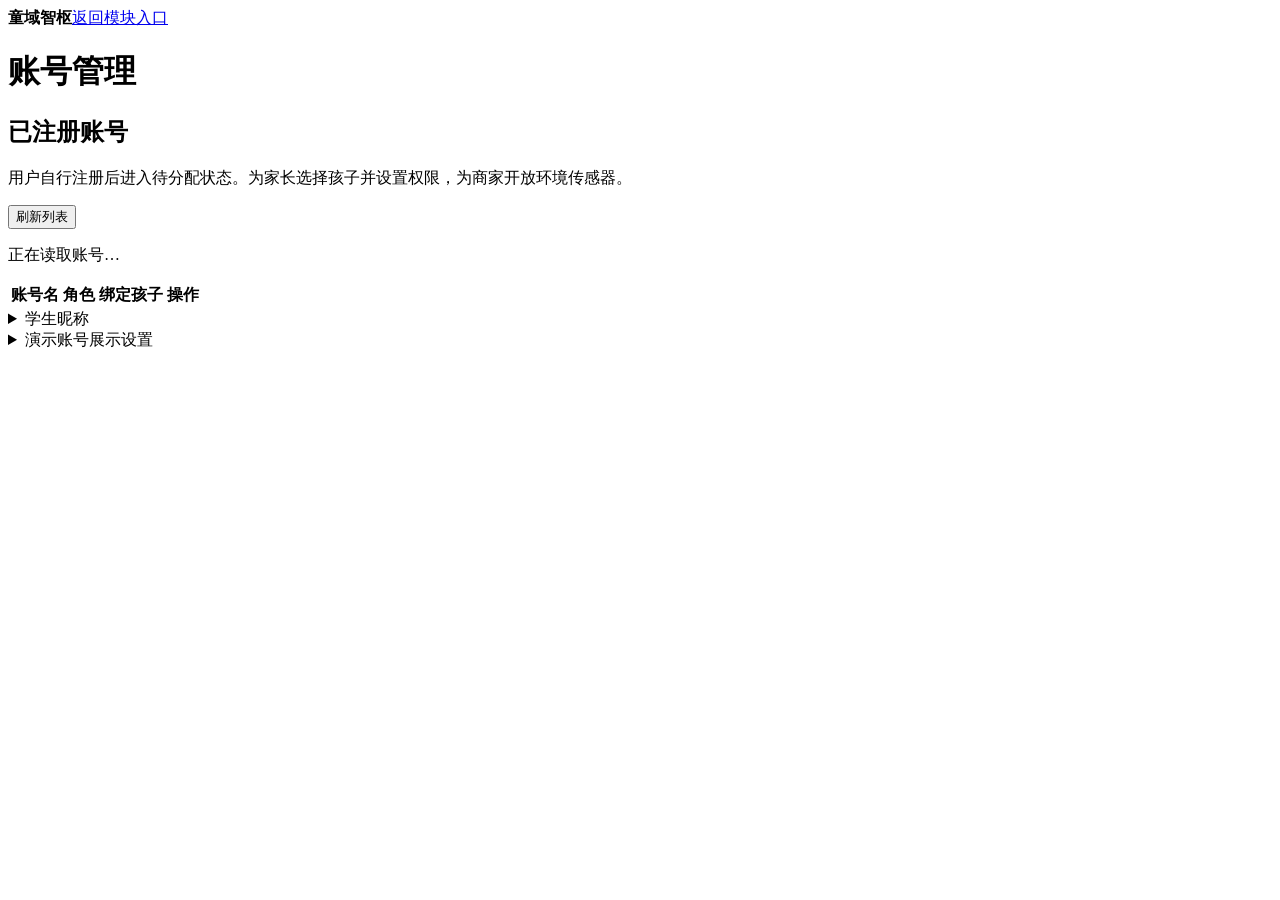
<file: dashboard/admin.html>
<!doctype html>
<html lang="zh-CN">
<head><meta charset="utf-8"><meta name="viewport" content="width=device-width,initial-scale=1"><title>账号管理 · 童域智枢</title></head>
<body class="access-screen" data-access-page="admin"><main class="access-panel">
  <div class="access-panel-head"><strong class="access-logo">童域智枢</strong><a class="access-secondary" href="/welcome">返回模块入口</a></div>
  <h1>账号管理</h1>
  <section class="access-box">
    <h2>已注册账号</h2>
    <p class="access-note">用户自行注册后进入待分配状态。为家长选择孩子并设置权限，为商家开放环境传感器。</p>
    <div class="access-actions">
      <button class="access-secondary" id="refreshAccounts" type="button">刷新列表</button>
      <p id="accountListStatus" class="access-note" role="status">正在读取账号…</p>
    </div>
    <div class="access-table-wrap">
      <table class="access-table">
        <thead><tr><th scope="col">账号名</th><th scope="col">角色</th><th scope="col">绑定孩子</th><th scope="col">操作</th></tr></thead>
        <tbody id="accountList"></tbody>
      </table>
    </div>
  </section>
  <dialog class="access-box access-dialog" id="accountDialog" aria-labelledby="accountEditTitle">
    <h2 id="accountEditTitle">分配角色</h2>
    <form id="roleForm">
      <fieldset id="roleFields">
        <label class="access-field">角色
          <select id="accountRole">
            <option value="pending">待分配</option>
            <option value="parent">家长</option>
            <option value="merchant">商家</option>
            <option value="viewer">演示账号</option>
          </select>
        </label>
        <section id="parentFields" hidden>
          <label class="access-field" for="parentStudents">绑定孩子（可多选）</label>
          <select id="parentStudents" multiple size="6" aria-describedby="parentSelectHint"></select>
          <p class="access-note" id="parentSelectHint">电脑端可按住 Ctrl 多选。通过班级和编号区分同昵称学生。</p>
          <label class="access-switch"><span>绑定孩子的安全事件</span><input id="parent-events" type="checkbox" checked></label>
          <label class="access-switch"><span>经老师确认开放的安全事件截图</span><input id="parent-snapshots" type="checkbox"></label>
          <label class="access-switch"><span>绑定孩子的个人日报</span><input id="parent-reports" type="checkbox" checked></label>
          <label class="access-switch"><span>在个人日报中显示已关联对话</span><input id="parent-dialogues" type="checkbox"></label>
        </section>
        <div class="access-actions">
          <button class="access-primary" id="accountSave" type="submit">保存角色与权限</button>
          <button class="access-secondary" id="accountCancel" type="button">取消</button>
        </div>
      </fieldset>
      <p class="access-feedback" id="accountEditStatus" role="status"></p>
    </form>
  </dialog>
  <details class="access-box">
    <summary>学生昵称</summary>
    <p class="access-note">昵称用于绑定孩子、关联对话和事件。留空时使用名单姓名。</p>
    <form id="nicknameForm">
      <label class="access-field">学生 <select id="nicknameStudent" required></select></label>
      <label class="access-field">昵称 <input id="studentNickname" maxlength="20" autocomplete="off"></label>
      <div class="access-actions">
        <button class="access-primary" type="submit">保存昵称</button>
        <p class="access-feedback" id="nicknameStatus" role="status"></p>
      </div>
    </form>
  </details>
  <details class="access-box">
  <summary>演示账号展示设置</summary>
  <p class="access-note">以下设置适用于演示账号。</p>
  <form id="policyForm">
    <section class="access-box"><h2>开放哪些模块</h2><p class="access-note">关闭后，演示用户的导航和模块入口将隐藏，该模块的数据接口也会关闭。</p>
      <label class="access-switch"><span>实时监控<small>温度、空气质量、设备与行为状态</small></span><input id="allow-monitor" type="checkbox"></label>
      <label class="access-switch"><span>异常事件<small>当前保留明确标注的演示样例</small></span><input id="allow-events" type="checkbox"></label>
      <label class="access-switch"><span>对话与情绪<small>会话列表及情绪结果；原文另行控制</small></span><input id="allow-chat" type="checkbox"></label>
      <label class="access-switch"><span>学生测温<small>现有名单、登记与记录演示</small></span><input id="allow-health" type="checkbox"></label>
      <label class="access-switch"><span>当日日报<small>现有日报演示</small></span><input id="allow-reports" type="checkbox"></label>
    </section>
    <section class="access-box"><h2>视频与对话原文</h2>
      <label class="access-switch"><span>摄像头画面<small>实时监控页面里的视频；关闭后仍能看传感器数据</small></span><input id="allow-video" type="checkbox"></label>
      <label class="access-switch"><span>对话原文<small>关闭后只展示情绪结果，不显示原话、原话生成的标题或分析理由</small></span><input id="allow-dialogue_raw" type="checkbox"></label>
    </section>
    <div class="access-actions"><button class="access-primary" id="policySave" type="submit">保存展示设置</button><p class="access-feedback" id="policyFeedback" role="status" aria-live="polite"></p></div>
  </form>
  </details>
</main></body></html>
</file>
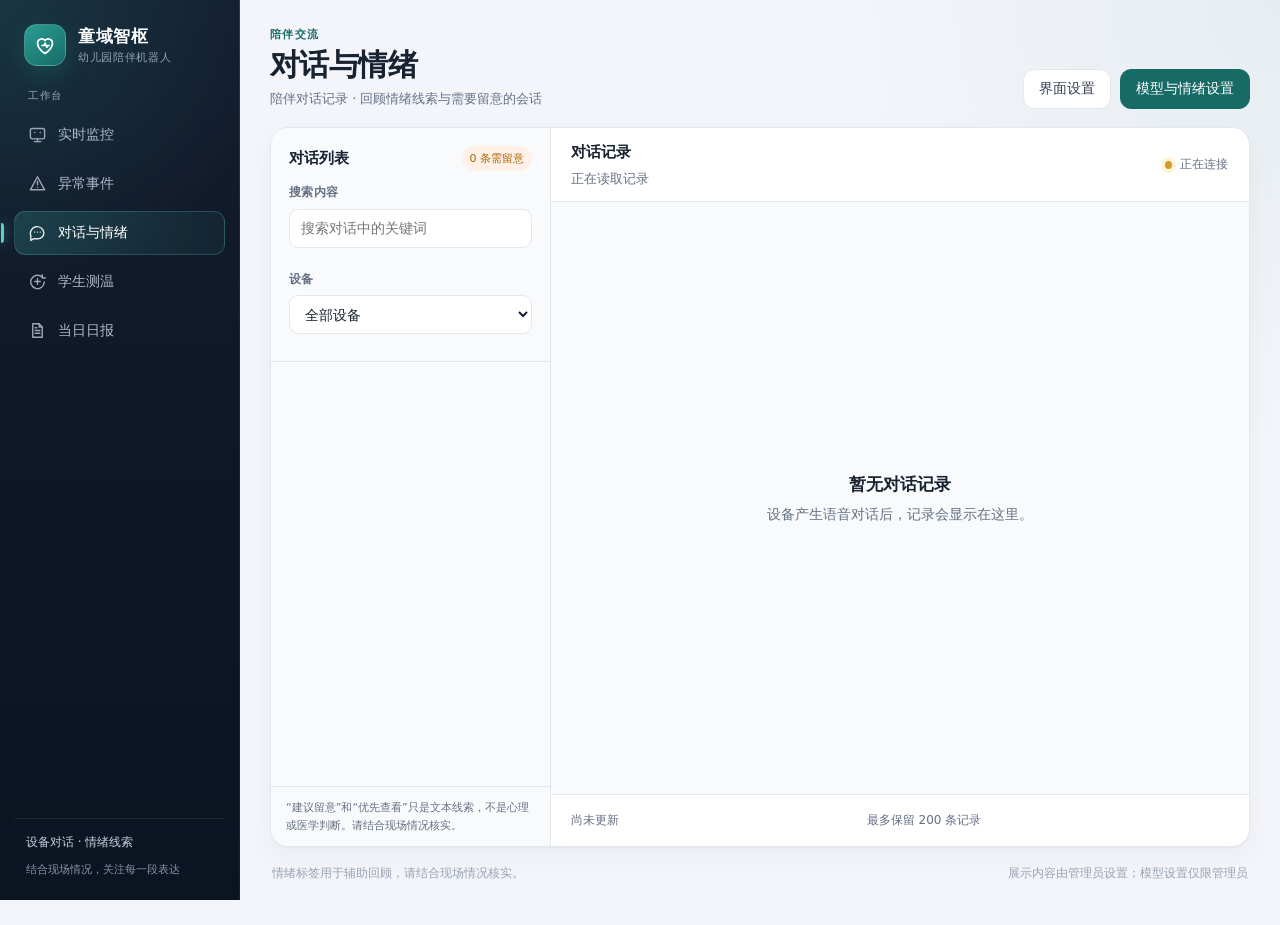
<file: dashboard/chat.html>
<!doctype html>
<html lang="zh-CN">
<head>
  <meta charset="utf-8">
  <meta name="viewport" content="width=device-width,initial-scale=1">
  <title>对话与情绪 · 童域智枢</title>
  <link rel="icon" href="data:,">
  <link rel="stylesheet" href="health-report.css">
  <style>
    :root {
      color-scheme: light; --panel: #fff; --brand-dark: #0e514e;
      --assistant: #f1f3ff; --danger: #b42318;
    }
    .subtitle { margin: 4px 0 0; color: var(--muted); font-size: 13px; line-height: 1.5; }
    .top-actions { display: flex; flex-wrap: wrap; justify-content: flex-end; gap: 9px; }
    .button { display: inline-grid; min-height: 38px; padding: 0 15px; place-items: center; border: 1px solid var(--line); border-radius: 10px; background: var(--panel); color: var(--ink); text-decoration: none; white-space: nowrap; }
    .button:hover { border-color: #a9bbb8; }
    .button.primary { border-color: var(--brand); background: var(--brand); color: #fff; }
    .button.soft { border-color: #c7dfda; background: var(--brand-soft); color: var(--brand-dark); }
    .workspace { display: grid; grid-template-columns: 280px minmax(0, 1fr); height: calc(100dvh - 180px); min-height: 620px; max-height: 1000px; overflow: hidden; border: 1px solid var(--line); border-radius: var(--radius); background: var(--panel); box-shadow: var(--shadow); }
    .conversation-sidebar { display: flex; min-width: 0; min-height: 0; flex-direction: column; border-right: 1px solid var(--line); background: var(--surface-soft); }
    .sidebar-head { padding: 18px 18px 14px; border-bottom: 1px solid var(--line); }
    .sidebar-title { display: flex; align-items: center; justify-content: space-between; margin-bottom: 12px; }
    .conversation-sidebar h2 { margin: 0; font-size: 15px; }
    .attention-total { padding: 4px 8px; border-radius: 20px; background: #fff1e7; color: var(--warn); font-size: 11px; }
    .filter-grid { display: grid; grid-template-columns: 1fr 1fr; gap: 9px; }
    .field { display: grid; min-width: 0; gap: 7px; margin-bottom: 13px; }
    .field.full { grid-column: 1 / -1; }
    .field label { color: var(--muted); font-size: 12px; }
    .field input, .field select { width: 100%; height: 39px; padding: 0 11px; border: 1px solid var(--line); border-radius: 9px; background: #fff; color: var(--ink); outline: none; }
    .field input:focus, .field select:focus { border-color: var(--brand); box-shadow: 0 0 0 3px var(--brand-soft); }
    .conversation-list { flex: 1; min-height: 0; overflow: auto; padding: 10px; }
    .conversation-day { margin: 12px 8px 8px; color: var(--muted); font-size: 12px; font-weight: 600; }
    .conversation-empty { margin: 16px 8px; color: var(--muted); font-size: 12px; }
    .conversation-card { display: block; width: 100%; margin: 0 0 8px; padding: 12px; border: 1px solid transparent; border-radius: 12px; background: transparent; color: inherit; text-align: left; }
    .conversation-card:hover { background: #f0f6f4; }
    .conversation-card.active { border-color: #b9d9d4; background: var(--brand-soft); box-shadow: inset 3px 0 var(--brand); }
    .conversation-card.urgent { border-color: #f4b9b4; background: #fff6f5; }
    .conversation-card.watch { border-color: #f3d2a7; background: #fffaf3; }
    .conversation-top { display: flex; align-items: center; justify-content: space-between; gap: 8px; }
    .conversation-title { min-width: 0; overflow: hidden; font-size: 13px; font-weight: 700; text-overflow: ellipsis; white-space: nowrap; }
    .conversation-meta { display: flex; align-items: center; justify-content: space-between; gap: 8px; margin-top: 8px; color: #87939e; font-size: 10px; }
    .sidebar-foot { padding: 12px 15px; border-top: 1px solid var(--line); color: var(--muted); font-size: 11px; line-height: 1.6; }
    .conversation-main { display: flex; min-width: 0; min-height: 0; flex-direction: column; }
    .main-head { display: flex; min-height: 74px; align-items: center; justify-content: space-between; gap: 15px; padding: 12px 20px; border-bottom: 1px solid var(--line); }
    .current-summary { max-width: 70%; }
    .current-summary strong { font-size: 15px; }
    .connection { display: flex; align-items: center; gap: 8px; color: var(--muted); font-size: 12px; white-space: nowrap; }
    .connection .dot { width: 8px; height: 8px; border-radius: 50%; background: #d19a29; box-shadow: 0 0 0 4px #fff4d6; }
    .connection.ok .dot { background: #1d9463; box-shadow: 0 0 0 4px #ddf4e8; }
    .connection.error { color: var(--danger); }
    .connection.error .dot { background: var(--danger); box-shadow: 0 0 0 4px #fee4e2; }
    .message-list { flex: 1; min-height: 0; overflow: auto; padding: 24px clamp(18px, 3vw, 40px); background: var(--surface-soft); }
    .day { margin: 8px 0 22px; text-align: center; color: var(--muted); font-size: 12px; }
    .message { display: flex; gap: 11px; margin: 0 0 22px; }
    .message.user { flex-direction: row-reverse; }
    .avatar { display: grid; flex: 0 0 37px; width: 37px; height: 37px; place-items: center; border-radius: 11px; background: var(--brand-soft); color: var(--brand); font-weight: 700; font-size: 11px; }
    .assistant .avatar { background: var(--assistant); color: #5366aa; }
    .message-body { max-width: min(78%, 720px); }
    .selection-bar, .message-actions { display: flex; align-items: center; flex-wrap: wrap; gap: 8px 12px; }
    .selection-bar { padding: 8px 20px; border-bottom: 1px solid var(--line); }
    .selection-bar label, .message-actions label { display: inline-flex; align-items: center; gap: 6px; font-size: 13px; }
    .selection-bar input, .message-actions input { accent-color: var(--brand); }
    .message-actions { margin-top: 6px; }
    .message-head { display: flex; gap: 8px; margin: 0 3px 6px; color: var(--muted); font-size: 11px; }
    .user .message-head { justify-content: flex-end; }
    .bubble { padding: 12px 15px; border: 1px solid var(--line); border-radius: 5px 15px 15px 15px; background: #fff; white-space: pre-wrap; overflow-wrap: anywhere; line-height: 1.72; box-shadow: 0 4px 13px rgba(33, 60, 58, .04); }
    .assistant .bubble { border-color: #dce2fa; background: var(--assistant); }
    .user .bubble { border-radius: 15px 5px 15px 15px; }
    .emotion-row { display: flex; flex-wrap: wrap; align-items: center; gap: 6px; margin: 7px 3px 0; }
    .user .emotion-row { justify-content: flex-end; }
    .chip { display: inline-flex; align-items: center; min-height: 23px; padding: 2px 8px; border-radius: 20px; background: #eef3f2; color: #52615f; font-size: 10px; line-height: 1.3; }
    .chip.emotion-happy { background: #e8f7ed; color: #176b42; }
    .chip.emotion-sad, .chip.emotion-anxious, .chip.emotion-scared { background: #eef1ff; color: #4e5f9e; }
    .chip.emotion-angry, .chip.emotion-disgusted { background: #fff0ee; color: #a33b31; }
    .chip.emotion-surprised { background: #fff7de; color: #8c6300; }
    .chip.attention-watch { background: #fff0d9; color: #8a5200; font-weight: 700; }
    .chip.attention-urgent { background: #fee4e2; color: var(--danger); font-weight: 700; }
    .session { margin: 6px 3px 0; color: #87919d; font-size: 10px; overflow-wrap: anywhere; }
    .user .session { text-align: right; }
    .empty { display: grid; min-height: 360px; height: 100%; place-items: center; text-align: center; color: var(--muted); }
    .empty strong { display: block; margin-bottom: 7px; color: var(--ink); font-size: 17px; }
    .main-foot { display: flex; align-items: center; justify-content: space-between; gap: 12px; min-height: 52px; padding: 8px 20px; border-top: 1px solid var(--line); color: var(--muted); font-size: 12px; }
    dialog { width: min(520px, calc(100% - 32px)); max-height: calc(100vh - 40px); padding: 0; overflow: auto; border: 0; border-radius: 17px; box-shadow: 0 20px 70px rgba(15, 30, 40, .25); }
    dialog.wide { width: min(720px, calc(100% - 32px)); }
    dialog::backdrop { background: rgba(23, 32, 42, .45); backdrop-filter: blur(2px); }
    .dialog-head { position: sticky; z-index: 2; top: 0; display: flex; align-items: center; justify-content: space-between; padding: 19px 22px 14px; border-bottom: 1px solid var(--line); background: #fff; }
    .dialog-head h2 { margin: 0; font-size: 18px; }
    .close { border: 0; background: transparent; color: var(--muted); font-size: 21px; }
    .settings { padding: 20px 22px; }
    .settings-section { margin-bottom: 22px; padding: 16px; border: 1px solid var(--line); border-radius: 13px; background: #fbfcfc; }
    .settings-section h3 { margin: 0 0 5px; font-size: 14px; }
    .section-note { margin: 0 0 14px; color: var(--muted); font-size: 11px; line-height: 1.6; }
    .checks { display: grid; gap: 12px; margin: 16px 0; }
    .checks label { display: flex; align-items: center; gap: 9px; font-size: 13px; }
    .settings-grid { display: grid; grid-template-columns: 1fr 1fr; gap: 0 12px; }
    .settings-grid .field.full { grid-column: 1 / -1; }
    .privacy-note { padding: 12px; border-radius: 10px; background: #f1f5f4; color: #52615f; font-size: 11px; line-height: 1.7; }
    .dialog-actions { display: flex; justify-content: flex-end; gap: 9px; padding-top: 8px; }
    .save-state { min-height: 20px; color: var(--danger); font-size: 12px; }
    [hidden] { display: none !important; }
    @media (min-width: 921px) and (max-width: 1150px) {
      .workspace { grid-template-columns: 240px minmax(0, 1fr); }
      .page-head { align-items: flex-start; flex-direction: column; gap: 12px; }
      .main-head { align-items: flex-start; flex-direction: column; gap: 8px; }
      .current-summary { max-width: 100%; }
    }
    @media (max-width: 820px) {
      .workspace { grid-template-columns: minmax(0, 1fr); height: auto; min-height: 760px; max-height: none; }
      .conversation-sidebar { height: 400px; border-right: 0; border-bottom: 1px solid var(--line); }
      .conversation-list { min-height: 0; }
      .sidebar-foot { display: none; }
      .conversation-main { height: 650px; }
      .message-list { padding: 20px 14px; }
      .message-body { max-width: 86%; }
      .settings-grid { grid-template-columns: 1fr; }
      .current-summary { max-width: 62%; }
    }
    @media (max-width: 480px) {
      .top-actions { justify-content: flex-start; }
      .main-head { align-items: flex-start; flex-direction: column; gap: 8px; padding: 14px; }
      .current-summary { max-width: 100%; }
      .main-foot { align-items: flex-start; flex-direction: column; gap: 4px; padding: 12px 14px; }
      .dialog-actions { flex-wrap: wrap; }
      .dialog-head { gap: 12px; }
      .message { gap: 8px; }
      .message-body { max-width: calc(100% - 45px); min-width: 0; }
      .message-head { flex-wrap: wrap; overflow-wrap: anywhere; }
      .settings { padding: 18px 16px; }
    }
  </style>
</head>
<body data-page="chat">
  <div class="app">
    <aside class="sidebar" aria-label="工作台导航">
      <a class="brand" href="index.html" aria-label="童域智枢实时监控首页">
        <span class="brand-mark" aria-hidden="true">
          <svg viewBox="0 0 24 24" fill="none" stroke="currentColor" stroke-width="1.7" stroke-linecap="round" stroke-linejoin="round">
            <path d="M12 20.5s-7.4-4.4-7.4-10A4.1 4.1 0 0 1 12 7.6a4.1 4.1 0 0 1 7.4 2.9c0 5.6-7.4 10-7.4 10Z"/>
            <path d="M9 12.5h2.1l1-2.3 1.7 4 1-1.7H16"/>
          </svg>
        </span>
        <span class="brand-copy"><strong>童域智枢</strong><small>幼儿园陪伴机器人</small></span>
      </a>
      <div class="nav-label">工作台</div>
      <nav class="nav" aria-label="主导航">
        <a class="nav-link" href="index.html">
          <svg viewBox="0 0 24 24" fill="none" stroke="currentColor" stroke-width="1.8" stroke-linecap="round" stroke-linejoin="round" aria-hidden="true"><rect x="3" y="4.5" width="18" height="13" rx="2.2"/><path d="M8 21h8M12 17.5V21M8.5 9.5h.01M15.5 9.5h.01"/></svg>
          <span>实时监控</span>
        </a>
        <a class="nav-link" href="events.html">
          <svg viewBox="0 0 24 24" fill="none" stroke="currentColor" stroke-width="1.8" stroke-linecap="round" stroke-linejoin="round" aria-hidden="true"><path d="M12 3.5 21 20H3L12 3.5Z"/><path d="M12 9v4.5M12 16.6h.01"/></svg>
          <span>异常事件</span>
        </a>
        <a class="nav-link" href="chat.html" aria-current="page">
          <svg viewBox="0 0 24 24" fill="none" stroke="currentColor" stroke-width="1.8" stroke-linecap="round" stroke-linejoin="round" aria-hidden="true"><path d="M20 12.5a7.5 7.5 0 0 1-7.5 7.5H6.8L3.5 22v-6.1A8.5 8.5 0 1 1 20 12.5Z"/><path d="M8.5 11.5h.01M12 11.5h.01M15.5 11.5h.01"/></svg>
          <span>对话与情绪</span>
        </a>
        <a class="nav-link" href="health.html">
          <svg viewBox="0 0 24 24" fill="none" stroke="currentColor" stroke-width="1.8" stroke-linecap="round" stroke-linejoin="round" aria-hidden="true"><path d="M20.5 12.5a8.5 8.5 0 1 1-2.5-6"/><path d="M8.5 12h7M12 8.5v7"/><path d="M18 3.5v4h4"/></svg>
          <span>学生测温</span>
        </a>
        <a class="nav-link" href="reports.html">
          <svg viewBox="0 0 24 24" fill="none" stroke="currentColor" stroke-width="1.8" stroke-linecap="round" stroke-linejoin="round" aria-hidden="true"><path d="M6 3.5h8l4 4v13H6v-17Z"/><path d="M14 3.5v4h4M9 12h6M9 15.5h6M9 8.5h2"/></svg>
          <span>当日日报</span>
        </a>
      </nav>
      <div class="side-foot"><span class="system-mini">设备对话 · 情绪线索</span><span>结合现场情况，关注每一段表达</span></div>
    </aside>
    <main class="main">
    <div class="main-inner">
    <header class="page-head">
      <div>
        <p class="eyebrow">陪伴交流</p>
        <h1>对话与情绪</h1>
        <p class="page-sub"><span id="pageTitle">陪伴对话记录</span> · 回顾情绪线索与需要留意的会话</p>
      </div>
      <div class="top-actions">
        <button class="btn" id="settingsButton" type="button">界面设置</button>
        <button class="btn btn-primary" id="analysisButton" type="button">模型与情绪设置</button>
        <button class="btn" id="clearDialogues" type="button" hidden disabled>清空全部对话</button>
      </div>
    </header>
    <section class="workspace" aria-label="对话记录与情绪分析">
      <aside class="conversation-sidebar" aria-label="对话选择">
        <div class="sidebar-head">
          <div class="sidebar-title"><h2>对话列表</h2><span class="attention-total" id="attentionTotal">0 条需留意</span></div>
          <div class="filter-grid">
            <div class="field full"><label for="search">搜索内容</label><input id="search" type="search" placeholder="搜索对话中的关键词"></div>
            <div class="field full"><label for="device">设备</label><select id="device"><option value="">全部设备</option></select></div>
          </div>
        </div>
        <nav class="conversation-list" id="conversationList" aria-label="会话"></nav>
        <div class="sidebar-foot">“建议留意”和“优先查看”只是文本线索，不是心理或医学判断。请结合现场情况核实。</div>
      </aside>
      <section class="conversation-main" aria-label="当前对话">
        <div class="main-head">
          <div class="current-summary"><strong id="currentTitle">对话记录</strong><div class="subtitle" id="resultSummary">正在读取记录</div></div>
          <button class="btn" id="deleteConversation" type="button" hidden disabled>删除当前会话</button>
          <div class="connection" id="connection" role="status"><span class="dot"></span><span>正在连接</span></div>
        </div>
        <div class="selection-bar" id="studentSelection" hidden>
          <label><input id="selectVisibleMessages" type="checkbox">全选当前显示</label>
          <button class="button soft" id="assignSelectedMessages" type="button" disabled>批量关联学生</button>
          <span id="studentSelectionCount" role="status"></span>
        </div>
        <section class="message-list" id="messageList" aria-live="polite" aria-label="对话消息">
          <div class="empty" id="empty"><div><strong>暂无对话记录</strong><span>设备产生语音对话后，记录会显示在这里。</span></div></div>
        </section>
        <footer class="main-foot"><span id="lastUpdated">尚未更新</span><span id="messageStats">最多保留 200 条记录</span><span id="deleteState" role="status"></span></footer>
      </section>
    </section>
    <footer class="page-foot"><span>情绪标签用于辅助回顾，请结合现场情况核实。</span><span>展示内容由管理员设置；模型设置仅限管理员</span></footer>
    </div>
    </main>
  </div>

  <dialog id="settingsDialog">
    <form id="settingsForm">
      <div class="dialog-head"><h2>界面设置</h2><button class="close" id="closeSettings" type="button" aria-label="关闭">×</button></div>
      <div class="settings">
        <div class="field"><label for="configTitle">记录标题</label><input id="configTitle" maxlength="40" required></div>
        <div class="field"><label for="refreshSeconds">自动刷新间隔</label><select id="refreshSeconds"><option value="1">1 秒</option><option value="2">2 秒</option><option value="3">3 秒</option><option value="5">5 秒</option><option value="10">10 秒</option></select></div>
        <div class="field"><label for="pageSize">最多显示</label><select id="pageSize"><option value="20">20 条</option><option value="50">50 条</option><option value="100">100 条</option><option value="200">200 条</option></select></div>
        <div class="checks">
          <label><input id="showCreatedAt" type="checkbox">显示设备生成时间</label>
          <label><input id="showSessionId" type="checkbox">显示完整会话编号</label>
          <label><input id="autoScroll" type="checkbox">有新消息时自动滚动到底部</label>
        </div>
        <div class="save-state" id="saveState" role="status"></div>
        <div class="dialog-actions"><button class="button" id="cancelSettings" type="button">取消</button><button class="button primary" type="submit">保存设置</button></div>
      </div>
    </form>
  </dialog>

  <dialog class="wide" id="analysisDialog">
    <form id="analysisForm">
      <div class="dialog-head"><div><h2>对话模型与情绪设置</h2><p class="subtitle">统一管理机器人对话模型和情绪分析方式</p></div><button class="close" id="closeAnalysis" type="button" aria-label="关闭">×</button></div>
      <div class="settings">
        <section class="settings-section">
          <h3>对话模型</h3>
          <p class="section-note">直接修改小智服务当前使用的 OpenAI 兼容模型。后台会话整理和“模型分析”情绪模式会自动复用此模型。</p>
          <div class="settings-grid">
            <div class="field full"><label for="modelUrl">接口地址</label><input id="modelUrl" type="url" placeholder="https://api.deepseek.com" required></div>
            <div class="field"><label for="modelName">模型名称</label><input id="modelName" placeholder="deepseek-v4-pro" required></div>
            <div class="field"><label for="modelKey">API 密钥</label><input id="modelKey" type="password" autocomplete="new-password" placeholder="留空则保持原密钥"></div>
          </div>
        </section>
        <section class="settings-section">
          <h3>单句情绪分析</h3>
          <p class="section-note">模型分析会使用上面的对话模型，调用失败时自动回退本地词库；本地词库模式不会发送单句文本给模型。</p>
          <div class="field"><label for="emotionMode">分析方式</label><select id="emotionMode"><option value="model_fallback">模型分析（失败时词库兜底）</option><option value="lexicon">本地词库分析</option></select></div>
        </section>
        <div class="privacy-note" id="analysisNote">API 密钥只保存在小智服务的本机配置中，不会返回浏览器或提交到仓库。修改对话模型后需重启小智服务。</div>
        <div class="save-state" id="analysisSaveState" role="status"></div>
        <div class="dialog-actions"><button class="button" id="rebuildAnalysis" type="button">重新分析现有记录</button><button class="button" id="cancelAnalysis" type="button">取消</button><button class="button primary" type="submit">保存设置</button></div>
      </div>
    </form>
  </dialog>

  <dialog id="studentDialog">
    <form id="studentForm">
      <div class="dialog-head"><h2 id="studentDialogTitle">关联本条对话</h2></div>
      <div class="settings">
        <p class="section-note" id="studentDialogNote"></p>
        <div class="field"><label for="dialogueStudent">学生</label><select id="dialogueStudent"></select></div>
        <div class="save-state" id="studentSaveState" role="status"></div>
        <div class="dialog-actions">
          <button id="studentCancel" class="button" type="button">取消</button>
          <button class="button primary" type="submit">保存关联</button>
        </div>
      </div>
    </form>
  </dialog>
  <script>
    const $ = id => document.getElementById(id);
    const elements = {
      title: $('pageTitle'), search: $('search'), device: $('device'),
      list: $('messageList'), empty: $('empty'), connection: $('connection'), summary: $('resultSummary'),
      updated: $('lastUpdated'), settingsDialog: $('settingsDialog'), analysisDialog: $('analysisDialog'),
      conversations: $('conversationList'), currentTitle: $('currentTitle'), attentionTotal: $('attentionTotal')
    };
    const defaults = {title: '陪伴对话记录', refresh_seconds: 2, page_size: 50, show_session_id: false, show_created_at: true, auto_scroll: true};
    const emotionNames = {happy: '开心', sad: '难过', angry: '生气', scared: '害怕', anxious: '焦虑', disgusted: '厌恶', surprised: '惊讶', neutral: '平静'};
    const emotionIcons = {happy: '●', sad: '●', angry: '●', scared: '●', anxious: '●', disgusted: '●', surprised: '●', neutral: '○'};
    const sourceNames = {'model+lexicon': '模型+词库', lexicon: '本地词库', 'lexicon-fallback': '词库兜底', 'lexicon-no-model': '无模型·词库'};
    let records = [], conversations = [], config = {...defaults}, analysisConfig = {}, dialogueModel = {}, selectedSession = '', pollTimer = null, renderedSignature = '';
    const canManageRecords = window.TongyuBootstrap.user?.role === 'admin';
    const deleteButton = $('deleteConversation');
    const clearButton = $('clearDialogues');
    const selectVisible = $('selectVisibleMessages');
    const assignSelected = $('assignSelectedMessages');
    const selectedMessages = new Set();
    deleteButton.hidden = clearButton.hidden = !canManageRecords;
    let deleting = false;
    let pollRevision = 0;

    function updateDeleteButtons() {
      deleteButton.disabled = deleting || !conversations.some(item => item.key === selectedSession);
      clearButton.disabled = deleting || !records.length;
    }

    function formatTime(value, withDate = false) {
      const time = new Date(value);
      if (Number.isNaN(time.getTime())) return '时间未知';
      return new Intl.DateTimeFormat('zh-CN', {timeZone: 'Asia/Shanghai', ...(withDate
        ? {month: '2-digit', day: '2-digit', hour: '2-digit', minute: '2-digit', hour12: false}
        : {hour: '2-digit', minute: '2-digit', second: '2-digit', hour12: false})}).format(time);
    }
    function dateKey(value) {
      const time = new Date(value);
      return Number.isNaN(time.getTime()) ? '时间未知' : new Intl.DateTimeFormat('zh-CN', {timeZone: 'Asia/Shanghai', year: 'numeric', month: 'long', day: 'numeric'}).format(time);
    }
    // Group by the time the conversation happened, regardless of the display-time setting.
    function messageTime(item) {
      return [item.created_at, item.received_at].find(value => value && Number.isFinite(Date.parse(value))) || '';
    }
    function buildConversations(summaries, rawVisible) {
      const grouped = new Map(), sessionGroups = new Map();
      for (const item of records) {
        const day = dateKey(messageTime(item));
        const key = JSON.stringify([day, item.device_id || '', item.session_id || '']);
        if (!grouped.has(key)) {
          grouped.set(key, {key, day, session_id: item.session_id, device_id: item.device_id, messages: []});
          sessionGroups.set(item.session_id, (sessionGroups.get(item.session_id) || 0) + 1);
        }
        grouped.get(key).messages.push(item);
      }
      const summaryBySession = new Map(summaries.map(item => [item.session_id, item]));
      const attentionOrder = {none: 0, watch: 1, urgent: 2};
      conversations = [...grouped.values()].map(group => {
        group.messages.sort((a, b) => (Date.parse(messageTime(a)) || 0) - (Date.parse(messageTime(b)) || 0));
        const users = group.messages.filter(item => item.role === 'user');
        const emotions = users.map(item => item.emotion || {});
        const counts = new Map();
        for (const emotion of emotions) if (emotion.label) counts.set(emotion.label, (counts.get(emotion.label) || 0) + 1);
        const attention = emotions.reduce((best, item) => (attentionOrder[item.attention] || 0) > (attentionOrder[best.attention] || 0) ? item : best, {attention: 'none'});
        // A summary spanning multiple days/devices must not label a single day's messages.
        const summary = sessionGroups.get(group.session_id) === 1 ? summaryBySession.get(group.session_id) : null;
        const first = (users[0]?.text || '').trim();
        const last = messageTime(group.messages[group.messages.length - 1]);
        return {...group,
          title: rawVisible ? (summary?.title || (first ? first.slice(0, 18) + (first.length > 18 ? '…' : '') : '陪伴对话')) : '陪伴对话',
          dominant_emotion: summary?.dominant_emotion || [...counts].sort((a, b) => b[1] - a[1])[0]?.[0] || 'neutral',
          attention: summary?.attention || attention.attention,
          attention_reason: rawVisible ? (summary?.attention_reason || attention.attention_reason || '') : '',
          last_message_at: last,
        };
      }).sort((a, b) => (Date.parse(b.last_message_at) || 0) - (Date.parse(a.last_message_at) || 0));
    }
    function matchesFilters(item) {
      const keyword = elements.search.value.trim().toLocaleLowerCase('zh-CN');
      return (!elements.device.value || item.device_id === elements.device.value) &&
        (!keyword || (item.text || '').toLocaleLowerCase('zh-CN').includes(keyword));
    }
    function replaceOptions(select, label, values) {
      const selected = select.value; select.replaceChildren(new Option(label, ''));
      for (const value of values.filter(Boolean).sort()) select.add(new Option(value, value));
      select.value = [...select.options].some(option => option.value === selected) ? selected : '';
    }
    function visibleRecords() {
      const current = conversations.find(item => item.key === selectedSession);
      return (current?.messages || []).filter(matchesFilters).slice(-config.page_size);
    }
    function updateStudentSelection(shown) {
      $('studentSelection').hidden = !canManageRecords || !shown.length;
      selectVisible.checked = shown.length > 0 && selectedMessages.size === shown.length;
      selectVisible.indeterminate = selectedMessages.size > 0 && !selectVisible.checked;
      assignSelected.disabled = !selectedMessages.size;
      $('studentSelectionCount').textContent = `已选 ${selectedMessages.size} 条`;
    }
    function attentionChip(level) {
      if (level === 'urgent') return ['优先查看', 'attention-urgent'];
      if (level === 'watch') return ['建议留意', 'attention-watch'];
      return ['', ''];
    }
    function createChip(text, className = '') {
      const node = document.createElement('span'); node.className = `chip ${className}`; node.textContent = text; return node;
    }
    function renderConversations() {
      const fragment = document.createDocumentFragment();
      const filtered = conversations.filter(item => item.messages.some(matchesFilters));
      if (!filtered.some(item => item.key === selectedSession)) selectedSession = filtered[0]?.key || '';
      let currentDay = '';
      for (const item of filtered) {
        if (item.day !== currentDay) {
          const heading = document.createElement('h3'); heading.className = 'conversation-day'; heading.textContent = item.day;
          fragment.append(heading); currentDay = item.day;
        }
        const card = document.createElement('button'); card.type = 'button'; card.className = `conversation-card ${item.attention || ''} ${selectedSession === item.key ? 'active' : ''}`;
        card.setAttribute('aria-pressed', String(selectedSession === item.key));
        const top = document.createElement('div'); top.className = 'conversation-top';
        const title = document.createElement('span'); title.className = 'conversation-title'; title.textContent = item.title || '未命名会话'; top.append(title);
        const [attentionText, attentionClass] = attentionChip(item.attention); if (attentionText) top.append(createChip(attentionText, attentionClass));
        const meta = document.createElement('div'); meta.className = 'conversation-meta';
        const emotion = document.createElement('span'); emotion.textContent = `情绪 ${item.dominant_emotion_text || emotionNames[item.dominant_emotion] || '平静'}`;
        const time = document.createElement('span'); time.textContent = formatTime(item.last_message_at); meta.append(emotion, time);
        const detail = document.createElement('div'); detail.className = 'conversation-meta'; detail.textContent = `${item.device_id || '未知设备'} · ${item.messages.length} 条消息`;
        card.append(top, meta, detail); card.title = item.attention_reason || '';
        card.addEventListener('click', () => { selectedSession = item.key; renderConversations(); render(true); }); fragment.append(card);
      }
      if (!filtered.length) {
        const empty = document.createElement('p'); empty.className = 'conversation-empty'; empty.textContent = records.length ? '没有符合筛选条件的对话' : '暂无对话记录'; fragment.append(empty);
      }
      elements.conversations.replaceChildren(fragment);
      const attentionCount = filtered.filter(item => item.attention === 'watch' || item.attention === 'urgent').length;
      elements.attentionTotal.textContent = `${attentionCount} 条需留意`;
    }
    function render(force = false) {
      updateDeleteButtons();
      const shown = visibleRecords();
      const visibleIds = new Set(shown.map(item => item.id));
      for (const id of selectedMessages) {
        if (!visibleIds.has(id)) selectedMessages.delete(id);
      }
      updateStudentSelection(shown);
      const scrollTop = elements.list.scrollTop;
      const current = conversations.find(item => item.key === selectedSession);
      const signature = JSON.stringify([shown, current?.title, records.length, conversations.length, config, selectedSession, elements.device.value, elements.search.value]);
      if (!force && signature === renderedSignature) return;
      renderedSignature = signature;
      const fragment = document.createDocumentFragment(); let currentDay = '';
      for (const item of shown) {
        const day = dateKey(messageTime(item));
        if (day !== currentDay) { const divider = document.createElement('div'); divider.className = 'day'; divider.textContent = day; fragment.append(divider); currentDay = day; }
        const row = document.createElement('article'); row.className = `message ${item.role}`;
        const avatar = document.createElement('div'); avatar.className = 'avatar'; avatar.textContent = item.role === 'user' ? '用户' : '机器人';
        const body = document.createElement('div'); body.className = 'message-body';
        const head = document.createElement('div'); head.className = 'message-head';
        const role = document.createElement('span'); role.textContent = item.role === 'user' ? '用户' : '机器人';
        const device = document.createElement('span'); device.textContent = item.device_id || '未知设备';
        const time = document.createElement('time'); time.textContent = formatTime(config.show_created_at ? item.created_at : item.received_at); head.append(role, device, time);
        const bubble = document.createElement('div'); bubble.className = 'bubble'; bubble.textContent = item.text;
        const emotionRow = document.createElement('div'); emotionRow.className = 'emotion-row';
        const emotion = item.emotion;
        if (emotion) {
          const label = emotion.label || 'neutral';
          const emotionChip = createChip(`${emotionIcons[label] || '○'} ${emotion.label_text || emotionNames[label] || '平静'}`, `emotion-${label}`);
          emotionChip.title = emotion.reason || ''; emotionRow.append(emotionChip);
          if (emotion.confidence != null) emotionRow.append(createChip(`置信度 ${Math.round(Number(emotion.confidence) * 100)}%`));
          emotionRow.append(createChip(sourceNames[emotion.source] || emotion.source || '分析中'));
          if (item.role === 'user') { const [text, className] = attentionChip(emotion.attention); if (text) { const chip = createChip(text, className); chip.title = emotion.attention_reason || ''; emotionRow.append(chip); } }
        } else emotionRow.append(createChip('等待情绪分析'));
        body.append(head, bubble, emotionRow);
        if (canManageRecords) {
          const assign = document.createElement('button');
          assign.type = 'button';
          assign.className = 'button';
          assign.textContent = item.family_student_id ? `已关联 ${item.family_student_id} · 修改` : '关联学生';
          assign.addEventListener('click', () => openStudentDialog([item]));
          const checkbox = document.createElement('input');
          checkbox.type = 'checkbox';
          checkbox.dataset.messageId = item.id;
          checkbox.checked = selectedMessages.has(item.id);
          checkbox.addEventListener('change', () => {
            if (checkbox.checked) selectedMessages.add(item.id);
            else selectedMessages.delete(item.id);
            updateStudentSelection(shown);
          });
          const label = document.createElement('label');
          label.append(checkbox, '选择此条');
          const actions = document.createElement('div');
          actions.className = 'message-actions';
          actions.append(label, assign);
          body.append(actions);
        }
        if (config.show_session_id) { const session = document.createElement('div'); session.className = 'session'; session.textContent = `会话 ${item.session_id || '未知'}`; body.append(session); }
        row.append(avatar, body); fragment.append(row);
      }
      elements.list.replaceChildren(fragment); elements.empty.hidden = shown.length > 0; if (!shown.length) elements.list.append(elements.empty);
      elements.currentTitle.textContent = current ? current.title : '暂无匹配对话';
      elements.summary.textContent = current ? `${current.day} · 当前会话显示 ${shown.length} 条消息` : '请在左侧调整筛选条件';
      elements.empty.querySelector('strong').textContent = records.length ? '没有符合筛选条件的对话' : '暂无对话记录';
      elements.empty.querySelector('span').textContent = records.length ? '请调整搜索关键词或设备。' : '设备产生语音对话后，记录会显示在这里。';
      $('messageStats').textContent = `${records.length} 条记录 · ${conversations.length} 个会话`;
      if (selectedMessages.size) elements.list.scrollTop = scrollTop;
      else if (config.auto_scroll && shown.length) elements.list.scrollTop = elements.list.scrollHeight;
    }
    function applyConfig(next) {
      config = {...defaults, ...next}; document.title = `${config.title} · 童域智枢`; elements.title.textContent = config.title;
      $('configTitle').value = config.title; $('refreshSeconds').value = String(config.refresh_seconds); $('pageSize').value = String(config.page_size);
      $('showSessionId').checked = config.show_session_id; $('showCreatedAt').checked = config.show_created_at; $('autoScroll').checked = config.auto_scroll; render(true);
    }
    function applyAnalysisConfig(next) {
      analysisConfig = {...next}; $('emotionMode').value = next.emotion_mode || 'model_fallback';
    }
    function applyDialogueModel(next) {
      dialogueModel = {...next}; $('modelUrl').value = next.base_url || ''; $('modelName').value = next.model_name || ''; $('modelKey').value = '';
      $('modelKey').placeholder = next.api_key_set ? '已保存，留空保持不变' : '输入 API 密钥';
      const selected = next.selected_module ? `当前模块：${next.selected_module}。` : '尚未检测到可配置的对话模型。';
      $('analysisNote').textContent = selected + ' 密钥只保存在小智服务的本机配置中，不会返回浏览器或提交到仓库。保存后请重启 xiaozhi-server，网页后台分析会直接使用新配置。';
    }
    async function requestJson(url, options = {}) {
      const response = await fetch(url, {cache: 'no-store', signal: AbortSignal.timeout(30000), ...options}); const data = await response.json();
      if (!response.ok) throw new Error(data.error || `HTTP ${response.status}`); return data;
    }
    const studentDialog = $('studentDialog');
    const studentForm = $('studentForm');
    const dialogueStudent = $('dialogueStudent');
    const studentSave = studentForm.querySelector('[type=submit]');
    const studentState = $('studentSaveState');
    const studentCancel = $('studentCancel');
    let studentMessageIds = null;

    selectVisible.addEventListener('change', () => {
      const shown = visibleRecords();
      selectedMessages.clear();
      if (selectVisible.checked) shown.forEach(item => selectedMessages.add(item.id));
      for (const checkbox of elements.list.querySelectorAll('[data-message-id]')) {
        checkbox.checked = selectedMessages.has(checkbox.dataset.messageId);
      }
      updateStudentSelection(shown);
    });
    assignSelected.addEventListener('click', () => {
      const selected = visibleRecords().filter(item => selectedMessages.has(item.id));
      if (selected.length) openStudentDialog(selected, true);
    });
    async function openStudentDialog(messages, batch = false) {
      const ids = messages.map(item => item.id);
      studentMessageIds = ids;
      $('studentDialogTitle').textContent = batch ? `关联选中的 ${ids.length} 条对话` : '关联本条对话';
      $('studentDialogNote').textContent = batch
        ? '选中的记录将使用同一个学生，已有的关联也会更新。对应家长可按权限查看。'
        : '请选择这条对话所属的孩子。开放对话权限后，对应家长可在日报中查看本条内容。';
      dialogueStudent.replaceChildren(new Option('不向家长分享', ''));
      dialogueStudent.disabled = true;
      studentSave.disabled = true;
      studentState.textContent = '正在读取名单…';
      studentDialog.showModal();
      try {
        const data = await requestJson('/api/health/students');
        if (!studentDialog.open || studentMessageIds !== ids) return;
        for (const student of data.students.filter(item => item.active !== false)) {
          dialogueStudent.add(new Option(window.TongyuStudentLabel(student), student.id));
        }
        if (batch) dialogueStudent.selectedIndex = -1;
        else if (messages[0].family_student_id) dialogueStudent.value = messages[0].family_student_id;
        dialogueStudent.disabled = false;
        studentSave.disabled = dialogueStudent.selectedIndex < 0;
        studentState.textContent = batch ? '请选择要关联的学生，或选择不向家长分享。' : '';
      } catch (error) {
        if (studentDialog.open && studentMessageIds === ids) studentState.textContent = error.message;
      }
    }
    dialogueStudent.addEventListener('change', () => {
      studentSave.disabled = dialogueStudent.selectedIndex < 0;
      studentState.textContent = '';
    });
    studentCancel.addEventListener('click', () => studentDialog.close());
    studentDialog.addEventListener('cancel', event => {
      if (studentCancel.disabled) event.preventDefault();
    });
    studentForm.addEventListener('submit', async event => {
      event.preventDefault();
      if (studentSave.disabled) return;
      const ids = studentMessageIds;
      const target = ids.length === 1 ? {id: ids[0]} : {ids};
      studentSave.disabled = studentCancel.disabled = dialogueStudent.disabled = true;
      try {
        await requestJson('/api/dialogue/student', {method: 'POST', headers: {'Content-Type': 'application/json'},
          body: JSON.stringify({...target, student_id: dialogueStudent.value})});
        ids.forEach(id => selectedMessages.delete(id));
        studentDialog.close();
        render(true);
        await poll();
      } catch (error) {
        studentState.textContent = error.message;
      } finally {
        studentSave.disabled = studentCancel.disabled = dialogueStudent.disabled = false;
      }
    });
    async function loadConfig() { const data = await requestJson('/api/dialogue/config'); applyConfig(data.config); }
    async function loadAnalysisConfig() { const data = await requestJson('/api/analysis/config'); applyAnalysisConfig(data.config); }
    async function loadDialogueModel() { const data = await requestJson('/api/dialogue/model'); applyDialogueModel(data.model); }
    async function poll() {
      clearTimeout(pollTimer);
      const revision = ++pollRevision;
      try {
        const [messageData, conversationData] = await Promise.all([requestJson('/api/dialogue/messages'), requestJson('/api/dialogue/conversations')]);
        if (revision !== pollRevision) return;
        records = Array.isArray(messageData.messages) ? messageData.messages : [];
        buildConversations(Array.isArray(conversationData.conversations) ? conversationData.conversations : [], messageData.raw_visible !== false);
        replaceOptions(elements.device, '全部设备', [...new Set(records.map(item => item.device_id))]); renderConversations(); render();
        elements.connection.className = 'connection ok'; elements.connection.lastElementChild.textContent = '分析服务已连接'; elements.updated.textContent = `更新于 ${formatTime(new Date().toISOString())}`;
      } catch (_) {
        if (revision === pollRevision) {
          elements.connection.className = 'connection error';
          elements.connection.lastElementChild.textContent = '记录读取失败';
        }
      } finally {
        if (revision === pollRevision) pollTimer = setTimeout(poll, config.refresh_seconds * 1000);
      }
    }
    async function deleteRecords(payload, confirmation) {
      if (!canManageRecords || deleting || !window.confirm(confirmation)) return;
      deleting = true;
      updateDeleteButtons();
      try {
        const data = await requestJson('/api/dialogue/delete', {
          method: 'POST', headers: {'Content-Type': 'application/json'}, body: JSON.stringify(payload)
        });
        $('deleteState').textContent = `已删除 ${data.deleted} 条对话记录`;
        await poll();
      } catch (error) {
        $('deleteState').textContent = `删除失败：${error.message}`;
      } finally {
        deleting = false;
        updateDeleteButtons();
      }
    }
    deleteButton.addEventListener('click', () => {
      const current = conversations.find(item => item.key === selectedSession);
      if (current) deleteRecords({ids: current.messages.map(item => item.id)},
        `确定删除当前会话的 ${current.messages.length} 条记录？删除后无法恢复。`);
    });
    clearButton.addEventListener('click', () => deleteRecords({scope: 'all', confirm: true},
      '确定清空服务器上的全部对话记录和摘要？清空后无法恢复。'));
    for (const element of [elements.search, elements.device]) element.addEventListener(element === elements.search ? 'input' : 'change', () => { renderConversations(); render(true); });
    $('settingsButton').addEventListener('click', () => { $('saveState').textContent = ''; elements.settingsDialog.showModal(); });
    for (const id of ['closeSettings', 'cancelSettings']) $(id).addEventListener('click', () => elements.settingsDialog.close());
    $('settingsForm').addEventListener('submit', async event => {
      event.preventDefault(); const next = {title: $('configTitle').value.trim(), refresh_seconds: Number($('refreshSeconds').value), page_size: Number($('pageSize').value), show_session_id: $('showSessionId').checked, show_created_at: $('showCreatedAt').checked, auto_scroll: $('autoScroll').checked};
      try { const data = await requestJson('/api/dialogue/config', {method: 'POST', headers: {'Content-Type': 'application/json'}, body: JSON.stringify(next)}); applyConfig(data.config); elements.settingsDialog.close(); clearTimeout(pollTimer); poll(); }
      catch (error) { $('saveState').textContent = `保存失败：${error.message}`; }
    });
    $('analysisButton').addEventListener('click', async () => { $('analysisSaveState').textContent = ''; try { await Promise.all([loadDialogueModel(), loadAnalysisConfig()]); } catch (_) {} elements.analysisDialog.showModal(); });
    for (const id of ['closeAnalysis', 'cancelAnalysis']) $(id).addEventListener('click', () => elements.analysisDialog.close());
    $('analysisForm').addEventListener('submit', async event => {
      event.preventDefault();
      const model = {base_url: $('modelUrl').value.trim(), model_name: $('modelName').value.trim(), api_key: $('modelKey').value.trim()};
      const analysis = {summary_enabled: true, summary_model_source: 'xiaozhi', emotion_mode: $('emotionMode').value, emotion_model_source: 'shared'};
      try {
        const modelData = await requestJson('/api/dialogue/model', {method: 'POST', headers: {'Content-Type': 'application/json'}, body: JSON.stringify(model)}); applyDialogueModel(modelData.model);
        const analysisData = await requestJson('/api/analysis/config', {method: 'POST', headers: {'Content-Type': 'application/json'}, body: JSON.stringify(analysis)}); applyAnalysisConfig(analysisData.config);
        $('analysisSaveState').style.color = '#176b67'; $('analysisSaveState').textContent = '设置已保存并开始更新分析；请重启小智服务使实时对话使用新模型。';
      }
      catch (error) { $('analysisSaveState').style.color = 'var(--danger)'; $('analysisSaveState').textContent = `保存失败：${error.message}`; }
    });
    $('rebuildAnalysis').addEventListener('click', async () => {
      try { await requestJson('/api/analysis/rebuild', {method: 'POST', headers: {'Content-Type': 'application/json'}, body: '{}'}); $('analysisSaveState').style.color = '#176b67'; $('analysisSaveState').textContent = '已加入后台分析队列。'; }
      catch (error) { $('analysisSaveState').textContent = `启动失败：${error.message}`; }
    });
    const initialRequests = [loadConfig()];
    if (window.TongyuBootstrap.user.role === 'admin') initialRequests.push(loadDialogueModel(), loadAnalysisConfig());
    Promise.allSettled(initialRequests).finally(poll);
  </script>
</body>
</html>
</file>
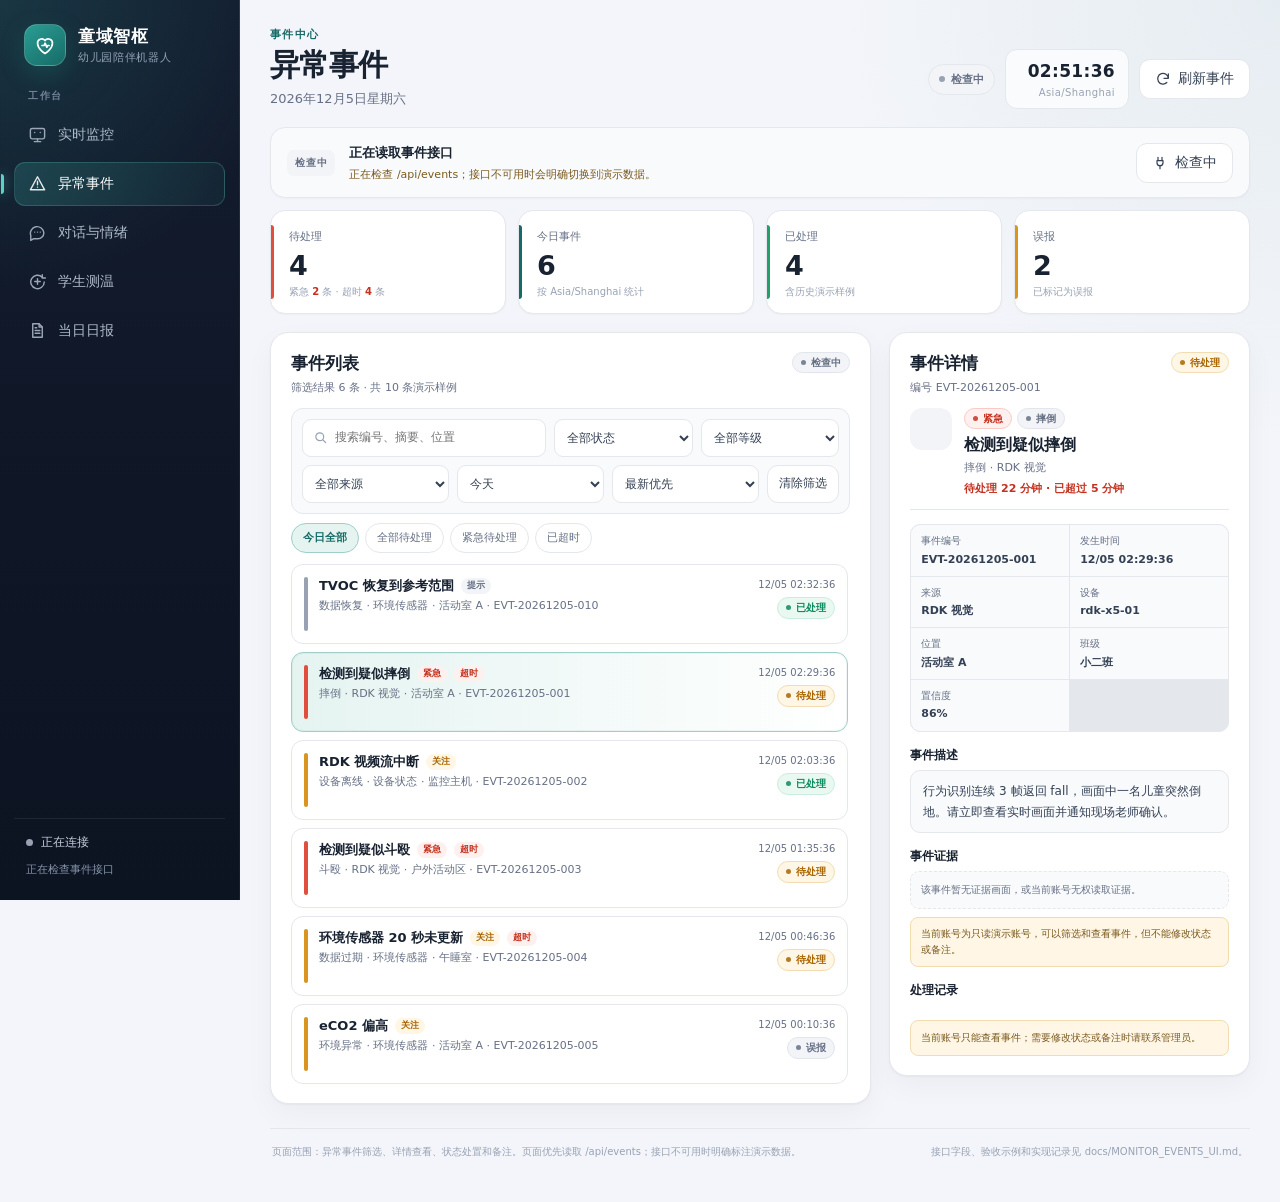
<file: dashboard/events.html>
<!doctype html>
<html lang="zh-CN">
<head>
  <meta charset="utf-8">
  <meta name="viewport" content="width=device-width, initial-scale=1">
  <meta name="color-scheme" content="light">
  <title>异常事件 · 童域智枢</title>
  <style>
    :root {
      --bg: #f3f5fa;
      --surface: #ffffff;
      --surface-soft: #f8fafc;
      --ink: #182230;
      --ink-2: #344054;
      --muted: #667085;
      --muted-2: #98a2b3;
      --line: #e4e7ec;
      --brand: #176b67;
      --brand-soft: #e5f4f1;
      --ok: #0b8a5c;
      --ok-soft: #e9f8f1;
      --warn: #a86500;
      --warn-soft: #fff6e6;
      --bad: #c4321f;
      --bad-soft: #fef0ee;
      --idle: #667085;
      --idle-soft: #f2f4f7;
      --radius: 18px;
      --shadow: 0 1px 2px rgba(16, 24, 40, 0.04), 0 10px 30px rgba(16, 24, 40, 0.04);
      --sidebar: 240px;
    }

    * { box-sizing: border-box; }

    html { min-width: 320px; background: var(--bg); }

    body {
      margin: 0;
      color: var(--ink);
      background:
        radial-gradient(circle at 100% 0%, rgba(23, 107, 103, 0.06), transparent 28rem),
        var(--bg);
      font-family: "PingFang SC", "Microsoft YaHei", "Segoe UI", system-ui, -apple-system, sans-serif;
      font-size: 14px;
      line-height: 1.55;
      -webkit-font-smoothing: antialiased;
    }

    [hidden] { display: none !important; }

    button, a, input, select, textarea { -webkit-tap-highlight-color: transparent; }
    button, input, select, textarea { font: inherit; }
    a { color: inherit; text-decoration: none; }
    h1, h2, h3, h4, p, dl, dd, ol { margin: 0; }

    .sr-only {
      position: absolute;
      width: 1px;
      height: 1px;
      padding: 0;
      margin: -1px;
      overflow: hidden;
      clip: rect(0, 0, 0, 0);
      white-space: nowrap;
      border: 0;
    }

    .app {
      display: grid;
      grid-template-columns: var(--sidebar) minmax(0, 1fr);
      min-height: 100vh;
    }

    .sidebar {
      position: sticky;
      top: 0;
      z-index: 20;
      display: flex;
      flex-direction: column;
      height: 100vh;
      padding: 22px 14px 18px;
      color: #d7deea;
      background:
        radial-gradient(circle at 0% 0%, rgba(54, 174, 164, 0.18), transparent 18rem),
        linear-gradient(180deg, #131c2e 0%, #0c1321 100%);
      border-right: 1px solid rgba(255, 255, 255, 0.05);
    }

    .brand {
      display: flex;
      align-items: center;
      gap: 12px;
      padding: 2px 10px 22px;
    }

    .brand-mark {
      display: grid;
      flex: 0 0 42px;
      width: 42px;
      height: 42px;
      place-items: center;
      color: #fff;
      background: linear-gradient(145deg, #2a9d93, #176b67);
      border: 1px solid rgba(255, 255, 255, 0.18);
      border-radius: 13px;
      box-shadow: 0 8px 22px rgba(23, 107, 103, 0.4);
    }

    .brand-mark svg { width: 24px; height: 24px; }

    .brand-copy { display: grid; line-height: 1.25; }
    .brand-copy strong { color: #fff; font-size: 17px; letter-spacing: 0.04em; }
    .brand-copy small { margin-top: 4px; color: #93a1b7; font-size: 11px; letter-spacing: 0.06em; }

    .nav-label {
      padding: 0 14px 9px;
      color: #738198;
      font-size: 10px;
      font-weight: 700;
      letter-spacing: 0.16em;
    }

    .nav { display: grid; gap: 5px; }

    .nav-link {
      position: relative;
      display: flex;
      align-items: center;
      gap: 11px;
      min-height: 44px;
      padding: 9px 13px;
      color: #aeb9ca;
      border: 1px solid transparent;
      border-radius: 11px;
      transition: color 160ms ease, background 160ms ease, border-color 160ms ease;
    }

    .nav-link svg { flex: 0 0 19px; width: 19px; height: 19px; opacity: 0.88; }
    .nav-link:hover { color: #fff; background: rgba(255, 255, 255, 0.05); }
    .nav-link:focus-visible { outline: 2px solid #7fe0d6; outline-offset: 1px; }

    .nav-link[aria-current="page"] {
      color: #fff;
      background: linear-gradient(90deg, rgba(63, 184, 173, 0.22), rgba(63, 184, 173, 0.07));
      border-color: rgba(111, 224, 213, 0.2);
    }

    .nav-link[aria-current="page"]::before {
      position: absolute;
      top: 11px;
      bottom: 11px;
      left: -14px;
      width: 3px;
      content: "";
      background: #5fd0c6;
      border-radius: 0 3px 3px 0;
      box-shadow: 0 0 12px rgba(95, 208, 198, 0.7);
    }

    .side-foot {
      display: grid;
      gap: 9px;
      margin-top: auto;
      padding: 14px 12px 4px;
      color: #8593a9;
      font-size: 11px;
      border-top: 1px solid rgba(255, 255, 255, 0.07);
    }

    .system-mini { display: flex; align-items: center; gap: 8px; color: #c6d0de; font-size: 12px; }

    .main { min-width: 0; padding: 26px 30px 42px; }
    .main-inner { width: 100%; max-width: 1480px; margin: 0 auto; }

    .page-head {
      display: flex;
      align-items: flex-end;
      justify-content: space-between;
      gap: 24px;
      margin-bottom: 18px;
    }

    .eyebrow {
      margin-bottom: 4px;
      color: var(--brand);
      font-size: 11px;
      font-weight: 700;
      letter-spacing: 0.12em;
    }

    .page-head h1 { font-size: 30px; line-height: 1.2; letter-spacing: -0.02em; }
    .page-sub { margin-top: 6px; color: var(--muted); font-size: 13px; }

    .head-tools { display: flex; align-items: center; gap: 10px; flex-wrap: wrap; justify-content: flex-end; }

    .demo-chip {
      display: inline-flex;
      align-items: center;
      gap: 6px;
      padding: 6px 10px;
      color: #7a4b00;
      font-size: 11px;
      font-weight: 700;
      background: var(--warn-soft);
      border: 1px solid #efd39a;
      border-radius: 999px;
      white-space: nowrap;
    }

    .demo-chip::before {
      width: 6px;
      height: 6px;
      content: "";
      background: #d9951f;
      border-radius: 50%;
    }

    .demo-chip[data-tone="ok"] {
      color: var(--ok);
      background: var(--ok-soft);
      border-color: #c8efdd;
    }

    .demo-chip[data-tone="ok"]::before { background: #22a06b; }

    .demo-chip[data-tone="idle"] {
      color: var(--muted);
      background: var(--idle-soft);
      border-color: var(--line);
    }

    .demo-chip[data-tone="idle"]::before { background: #98a2b3; }

    .clock-box {
      display: grid;
      min-width: 124px;
      padding: 8px 13px;
      text-align: right;
      background: rgba(255, 255, 255, 0.72);
      border: 1px solid var(--line);
      border-radius: 12px;
    }

    .clock-box strong { font-size: 17px; font-variant-numeric: tabular-nums; letter-spacing: 0.02em; }
    .clock-box small { color: var(--muted-2); font-size: 10px; letter-spacing: 0.04em; }

    .btn {
      display: inline-flex;
      align-items: center;
      justify-content: center;
      gap: 7px;
      min-height: 40px;
      padding: 0 15px;
      color: var(--ink-2);
      background: #fff;
      border: 1px solid var(--line);
      border-radius: 11px;
      cursor: pointer;
      white-space: nowrap;
      transition: transform 140ms ease, box-shadow 140ms ease, background 140ms ease;
    }

    .btn svg { width: 16px; height: 16px; }
    .btn:hover { background: #fbfcff; box-shadow: 0 5px 16px rgba(16, 24, 40, 0.08); transform: translateY(-1px); }
    .btn:active { transform: translateY(0); }
    .btn:focus-visible { outline: 2px solid var(--brand); outline-offset: 2px; }
    .btn:disabled { cursor: not-allowed; opacity: 0.5; box-shadow: none; transform: none; }

    .btn-primary { color: #fff; background: var(--brand); border-color: var(--brand); }
    .btn-primary:hover { background: #115a56; }

    .btn-danger { color: var(--bad); background: #fff; border-color: #f2c6bf; }
    .btn-danger:hover { background: #fff5f2; }

    .btn-quiet { min-height: 38px; padding: 0 11px; font-size: 12px; }

    .btn.is-busy svg { animation: spin 0.9s linear infinite; }

    .chip {
      display: inline-flex;
      align-items: center;
      gap: 5px;
      width: fit-content;
      padding: 3px 8px;
      color: var(--idle);
      font-size: 10px;
      font-weight: 700;
      line-height: 1.35;
      white-space: nowrap;
      background: var(--idle-soft);
      border: 1px solid transparent;
      border-radius: 999px;
    }

    .chip::before {
      width: 5px;
      height: 5px;
      content: "";
      background: currentColor;
      border-radius: 50%;
      opacity: 0.85;
    }

    .chip[data-tone="ok"] { color: var(--ok); background: var(--ok-soft); border-color: #c8efdd; }
    .chip[data-tone="warn"] { color: var(--warn); background: var(--warn-soft); border-color: #f2ddb2; }
    .chip[data-tone="bad"] { color: var(--bad); background: var(--bad-soft); border-color: #f7cbc4; }
    .chip[data-tone="idle"] { color: var(--idle); background: var(--idle-soft); border-color: #e1e6ed; }

    .dot { display: inline-block; flex: 0 0 7px; width: 7px; height: 7px; background: var(--idle); border-radius: 50%; }
    .dot.ok { background: #22a06b; }
    .dot.warn { background: #d9951f; }
    .dot.bad { background: #e04f3d; }
    .dot.idle { background: #98a2b3; }

    .demo-banner {
      display: flex;
      align-items: center;
      gap: 14px;
      padding: 14px 16px;
      margin-bottom: 12px;
      background: linear-gradient(135deg, #fff8e8, #fffdf8);
      border: 1px solid #efd39a;
      border-radius: 15px;
      box-shadow: 0 1px 2px rgba(16, 24, 40, 0.03);
    }

    .demo-banner[data-mode="live"] {
      background: linear-gradient(135deg, #ecfdf5, #f8fffc);
      border-color: #b8e8d1;
    }

    .demo-banner[data-mode="live"] .demo-badge {
      color: #065f46;
      background: #a7f3d0;
    }

    .demo-banner[data-mode="live"] .demo-copy p { color: #31705a; }

    .demo-banner[data-mode="checking"] {
      background: var(--surface-soft);
      border-color: var(--line);
    }

    .demo-banner[data-mode="checking"] .demo-badge {
      color: var(--muted);
      background: var(--idle-soft);
    }

    .demo-badge {
      flex: 0 0 auto;
      padding: 5px 8px;
      color: #7a4b00;
      font-size: 10px;
      font-weight: 800;
      letter-spacing: 0.08em;
      background: #f5d38a;
      border-radius: 7px;
    }

    .demo-copy { flex: 1 1 320px; min-width: 0; }
    .demo-copy strong { font-size: 13px; }
    .demo-copy p { margin-top: 2px; color: #7a5a1e; font-size: 11px; line-height: 1.6; }

    .api-status {
      padding: 9px 12px;
      margin: -2px 0 14px;
      color: var(--muted);
      font-size: 11px;
      line-height: 1.6;
      overflow-wrap: anywhere;
      background: var(--surface-soft);
      border: 1px solid var(--line);
      border-radius: 10px;
    }

    .api-status[data-tone="ok"] { color: var(--ok); background: var(--ok-soft); border-color: #c8efdd; }
    .api-status[data-tone="warn"] { color: #8a5600; background: var(--warn-soft); border-color: #f0d8a9; }

    .summary-grid {
      display: grid;
      grid-template-columns: repeat(4, minmax(0, 1fr));
      gap: 12px;
      margin-bottom: 18px;
    }

    .summary-card {
      position: relative;
      min-width: 0;
      padding: 14px 16px 13px 18px;
      overflow: hidden;
      background: var(--surface);
      border: 1px solid var(--line);
      border-radius: 15px;
      box-shadow: 0 1px 2px rgba(16, 24, 40, 0.03);
    }

    .summary-card::before {
      position: absolute;
      top: 14px;
      bottom: 14px;
      left: 0;
      width: 3px;
      content: "";
      background: #98a2b3;
      border-radius: 0 3px 3px 0;
    }

    .summary-card[data-tone="bad"]::before { background: #e04f3d; }
    .summary-card[data-tone="warn"]::before { background: #d9951f; }
    .summary-card[data-tone="ok"]::before { background: #22a06b; }
    .summary-card[data-tone="brand"]::before { background: var(--brand); }

    .summary-card span { color: var(--muted); font-size: 11px; }
    .summary-card strong { display: block; margin-top: 3px; font-size: 27px; line-height: 1.15; font-variant-numeric: tabular-nums; }
    .summary-card small { display: block; margin-top: 3px; color: var(--muted-2); font-size: 10px; }
    .summary-card small b { color: var(--bad); font-weight: 700; }

    .workspace-grid {
      display: grid;
      grid-template-columns: minmax(0, 1.25fr) minmax(350px, 0.75fr);
      gap: 18px;
      align-items: start;
    }

    .card {
      min-width: 0;
      padding: 19px 20px;
      background: var(--surface);
      border: 1px solid var(--line);
      border-radius: var(--radius);
      box-shadow: var(--shadow);
    }

    .card-head {
      display: flex;
      align-items: flex-start;
      justify-content: space-between;
      gap: 14px;
      margin-bottom: 12px;
    }

    .card-title h2 { font-size: 17px; line-height: 1.4; }
    .card-title p { margin-top: 3px; color: var(--muted); font-size: 11px; overflow-wrap: anywhere; }

    .filter-bar {
      display: flex;
      flex-wrap: wrap;
      gap: 8px;
      padding: 10px;
      margin-bottom: 12px;
      background: var(--surface-soft);
      border: 1px solid var(--line);
      border-radius: 12px;
    }

    .search-field {
      display: flex;
      flex: 1 1 230px;
      align-items: center;
      gap: 7px;
      min-height: 38px;
      padding: 0 10px;
      background: #fff;
      border: 1px solid var(--line);
      border-radius: 9px;
    }

    .search-field svg { flex: 0 0 15px; width: 15px; height: 15px; color: var(--muted-2); }

    .search-field input {
      width: 100%;
      min-width: 0;
      padding: 0;
      color: var(--ink);
      background: transparent;
      border: 0;
      outline: 0;
      font-size: 12px;
    }

    .filter-bar select {
      flex: 1 1 125px;
      min-width: 112px;
      min-height: 38px;
      padding: 0 8px;
      color: var(--ink-2);
      background: #fff;
      border: 1px solid var(--line);
      border-radius: 9px;
      outline: 0;
      font-size: 12px;
    }

    .filter-bar select:focus,
    .search-field:focus-within {
      border-color: var(--brand);
      box-shadow: 0 0 0 3px var(--brand-soft);
    }

    .quick-filters {
      display: flex;
      flex-wrap: wrap;
      gap: 6px;
      margin: -3px 0 11px;
    }

    .quick-chip {
      min-height: 30px;
      padding: 0 11px;
      color: var(--muted);
      background: var(--surface);
      border: 1px solid var(--line);
      border-radius: 999px;
      cursor: pointer;
      font-size: 11px;
    }

    .quick-chip:hover {
      color: var(--brand);
      border-color: #9fcfc9;
    }

    .quick-chip.is-active {
      color: var(--brand);
      background: var(--brand-soft);
      border-color: #9fcfc9;
      font-weight: 700;
    }

    .new-events-notice {
      display: flex;
      align-items: center;
      gap: 8px;
      margin: 0 0 10px;
      padding: 8px 10px;
      color: #7a5a1e;
      font-size: 11px;
      background: var(--warn-soft);
      border: 1px solid #f1dcae;
      border-radius: 9px;
    }

    .new-events-notice span:nth-child(2) { flex: 1; }
    .new-events-notice .btn { min-height: 30px; padding: 0 10px; font-size: 11px; }

    .event-list {
      display: grid;
      gap: 8px;
      max-height: 640px;
      padding-right: 2px;
      overflow: auto;
      overscroll-behavior: contain;
    }

    .event-row {
      display: grid;
      grid-template-columns: 4px minmax(0, 1fr) auto;
      gap: 11px;
      width: 100%;
      padding: 12px;
      color: var(--ink);
      text-align: left;
      background: #fff;
      border: 1px solid var(--line);
      border-radius: 12px;
      cursor: pointer;
      transition: border-color 160ms ease, background 160ms ease, box-shadow 160ms ease;
    }

    .event-row:hover { border-color: #b9d9d5; box-shadow: 0 5px 16px rgba(16, 24, 40, 0.05); }
    .event-row:focus-visible { outline: 2px solid var(--brand); outline-offset: 1px; }

    .event-row.is-selected {
      background: linear-gradient(90deg, var(--brand-soft), #fff);
      border-color: #9fcfc9;
      box-shadow: inset 0 0 0 1px rgba(23, 107, 103, 0.06);
    }

    .level-mark { width: 4px; min-height: 54px; background: #d0d5dd; border-radius: 4px; }
    .level-mark[data-level="urgent"] { background: #e04f3d; }
    .level-mark[data-level="watch"] { background: #d9951f; }
    .level-mark[data-level="info"] { background: #98a2b3; }

    .event-main { min-width: 0; }
    .event-title-row { display: flex; align-items: center; gap: 7px; flex-wrap: wrap; }
    .event-title { font-size: 13px; font-weight: 700; line-height: 1.45; overflow-wrap: anywhere; }

    .mini-level {
      padding: 1px 6px;
      font-size: 9px;
      font-weight: 700;
      border-radius: 999px;
    }

    .mini-level[data-tone="bad"] { color: var(--bad); background: var(--bad-soft); }
    .mini-level[data-tone="warn"] { color: var(--warn); background: var(--warn-soft); }
    .mini-level[data-tone="idle"] { color: var(--idle); background: var(--idle-soft); }

    .event-meta { margin-top: 3px; color: var(--muted); font-size: 11px; line-height: 1.5; overflow-wrap: anywhere; }
    .event-side { display: flex; flex-direction: column; align-items: flex-end; gap: 5px; }
    .event-time { color: var(--muted); font-size: 10px; white-space: nowrap; font-variant-numeric: tabular-nums; }
    .new-mark,
    .overdue-mark {
      padding: 1px 6px;
      font-size: 9px;
      font-weight: 700;
      border-radius: 999px;
    }
    .new-mark { color: var(--brand); background: var(--brand-soft); }
    .overdue-mark { color: var(--bad); background: var(--bad-soft); }

    .empty-state {
      display: grid;
      min-height: 250px;
      padding: 20px;
      place-items: center;
      text-align: center;
      color: var(--muted);
      background: var(--surface-soft);
      border: 1px dashed var(--line);
      border-radius: 12px;
    }

    .empty-state strong { display: block; margin-bottom: 5px; color: var(--ink); font-size: 14px; }
    .empty-state p { font-size: 11px; }
    .empty-state .btn { margin-top: 10px; }

    .detail-card { align-self: start; }

    .detail-empty {
      display: grid;
      min-height: 300px;
      padding: 20px;
      place-items: center;
      text-align: center;
      color: var(--muted);
      background: var(--surface-soft);
      border: 1px dashed var(--line);
      border-radius: 12px;
    }

    .detail-empty strong { display: block; margin-bottom: 5px; color: var(--ink); font-size: 14px; }
    .detail-empty p { font-size: 11px; }

    .detail-head {
      display: flex;
      align-items: flex-start;
      gap: 12px;
      padding-bottom: 12px;
      border-bottom: 1px solid var(--line);
    }

    .detail-icon {
      display: grid;
      flex: 0 0 42px;
      width: 42px;
      height: 42px;
      place-items: center;
      color: var(--brand);
      background: var(--brand-soft);
      border-radius: 12px;
    }

    .detail-icon[data-tone="bad"] { color: var(--bad); background: var(--bad-soft); }
    .detail-icon[data-tone="warn"] { color: var(--warn); background: var(--warn-soft); }
    .detail-icon[data-tone="idle"] { color: var(--idle); background: var(--idle-soft); }
    .detail-icon svg { width: 22px; height: 22px; }

    .detail-title-wrap { min-width: 0; }
    .detail-tags { display: flex; gap: 5px; flex-wrap: wrap; margin-bottom: 4px; }
    .detail-title-wrap h3 { font-size: 16px; line-height: 1.45; overflow-wrap: anywhere; }
    .detail-title-wrap p { margin-top: 3px; color: var(--muted); font-size: 11px; overflow-wrap: anywhere; }
    .detail-age {
      margin-top: 4px !important;
      color: var(--muted) !important;
      font-size: 11px !important;
      font-variant-numeric: tabular-nums;
    }
    .detail-age.is-overdue { color: var(--bad) !important; font-weight: 700; }

    .detail-meta {
      display: grid;
      grid-template-columns: 1fr 1fr;
      gap: 1px;
      margin: 14px 0;
      overflow: hidden;
      background: var(--line);
      border: 1px solid var(--line);
      border-radius: 10px;
    }

    .detail-meta > div { min-width: 0; padding: 8px 10px; background: var(--surface-soft); }
    .detail-meta dt { color: var(--muted); font-size: 10px; }
    .detail-meta dd { margin-top: 2px; color: var(--ink-2); font-size: 11px; font-weight: 600; overflow-wrap: anywhere; }

    .detail-block { margin-top: 14px; }
    .detail-block h4 { margin-bottom: 6px; font-size: 12px; }

    .detail-description {
      padding: 10px 12px;
      color: var(--ink-2);
      font-size: 12px;
      line-height: 1.7;
      overflow-wrap: anywhere;
      background: var(--surface-soft);
      border: 1px solid var(--line);
      border-radius: 10px;
    }

    .evidence-box {
      overflow: hidden;
      background: #0b1220;
      border: 1px solid var(--line);
      border-radius: 10px;
    }
    .evidence-box img {
      display: block;
      width: 100%;
      max-height: 260px;
      object-fit: contain;
    }
    .evidence-box p {
      padding: 7px 10px;
      color: var(--muted);
      font-size: 10px;
      background: var(--surface);
    }
    .evidence-empty {
      padding: 10px;
      color: var(--muted);
      font-size: 10px;
      line-height: 1.6;
      background: var(--surface-soft);
      border: 1px dashed var(--line);
      border-radius: 9px;
    }

    .block-head { display: flex; align-items: baseline; justify-content: space-between; gap: 10px; }
    .counter { color: var(--muted-2); font-size: 10px; font-variant-numeric: tabular-nums; }

    .detail-block textarea {
      display: block;
      width: 100%;
      min-height: 78px;
      padding: 9px 10px;
      resize: vertical;
      color: var(--ink);
      background: #fff;
      border: 1px solid var(--line);
      border-radius: 9px;
      outline: 0;
      font-size: 12px;
      line-height: 1.6;
    }

    .detail-block textarea:focus {
      border-color: var(--brand);
      box-shadow: 0 0 0 3px var(--brand-soft);
    }

    .note-actions { display: flex; justify-content: flex-end; margin-top: 7px; }
    .note-actions .btn { min-height: 34px; padding: 0 12px; font-size: 11px; }
    .action-row { display: flex; flex-wrap: wrap; gap: 7px; }
    .action-row .btn { min-height: 36px; padding: 0 11px; font-size: 11px; }
    .action-note { margin-top: 6px; color: var(--muted-2); font-size: 10px; line-height: 1.6; }
    .read-only-note {
      margin-top: 8px;
      padding: 8px 10px;
      color: #7a5a1e;
      font-size: 10px;
      line-height: 1.6;
      background: var(--warn-soft);
      border: 1px solid #f1dcae;
      border-radius: 8px;
    }
    .participant-list {
      display: flex;
      flex-wrap: wrap;
      gap: 6px;
      margin-bottom: 8px;
    }
    .participant-chip {
      padding: 4px 8px;
      color: var(--brand);
      font-size: 10px;
      background: var(--brand-soft);
      border: 1px solid #9fcfc9;
      border-radius: 999px;
    }
    .participant-hint {
      margin-bottom: 7px;
      color: var(--muted);
      font-size: 10px;
      line-height: 1.6;
    }
    .participant-input {
      width: 100%;
      min-height: 38px;
      padding: 7px 10px;
      color: var(--ink);
      background: #fff;
      border: 1px solid var(--line);
      border-radius: 9px;
      outline: 0;
      font-size: 12px;
    }
    .participant-input:focus {
      border-color: var(--brand);
      box-shadow: 0 0 0 3px var(--brand-soft);
    }
    .participant-dialog {
      width: min(480px, calc(100% - 28px));
      max-height: calc(100dvh - 28px);
      padding: 20px;
      border: 1px solid #cbd5e1;
      border-radius: 14px;
      background: #fff;
      color: #172230;
    }
    .participant-dialog::backdrop { background: #17223066; }
    .participant-dialog .participant-input { margin: 8px 0; }
    .participant-dialog .btn { margin-top: 12px; }
    .detail-back { display: none; margin-bottom: 8px; }

    .timeline { display: grid; gap: 0; padding: 0; margin: 0; list-style: none; }

    .timeline li {
      position: relative;
      padding: 0 0 11px 18px;
      border-left: 1px solid var(--line);
    }

    .timeline li:last-child { padding-bottom: 0; border-left-color: transparent; }

    .timeline-dot {
      position: absolute;
      top: 3px;
      left: -4px;
      width: 7px;
      height: 7px;
      background: var(--brand);
      border: 2px solid #fff;
      border-radius: 50%;
      box-shadow: 0 0 0 1px var(--line);
    }

    .timeline strong { display: block; font-size: 11px; }
    .timeline span { display: block; margin-top: 1px; color: var(--muted); font-size: 10px; overflow-wrap: anywhere; }
    .timeline p { margin-top: 4px; color: var(--ink-2); font-size: 11px; line-height: 1.6; overflow-wrap: anywhere; }
    .timeline-empty { color: var(--muted); font-size: 11px; }

    .detail-disclaimer {
      margin-top: 14px;
      padding: 9px 10px;
      color: #7a5a1e;
      font-size: 10px;
      line-height: 1.6;
      background: var(--warn-soft);
      border: 1px solid #f1ddb2;
      border-radius: 8px;
    }

    .page-foot {
      display: flex;
      flex-wrap: wrap;
      justify-content: space-between;
      gap: 8px 24px;
      margin-top: 24px;
      padding: 14px 2px 0;
      color: var(--muted-2);
      font-size: 10px;
      line-height: 1.7;
      border-top: 1px solid var(--line);
    }

    .page-foot span { max-width: 820px; }

    .toast {
      position: fixed;
      right: 22px;
      bottom: 22px;
      z-index: 100;
      max-width: min(380px, calc(100% - 32px));
      padding: 11px 14px;
      color: #fff;
      font-size: 12px;
      line-height: 1.6;
      overflow-wrap: anywhere;
      background: #182230;
      border-radius: 10px;
      box-shadow: 0 12px 30px rgba(16, 24, 40, 0.24);
    }

    @keyframes spin { to { transform: rotate(360deg); } }

    @media (max-width: 1180px) {
      .workspace-grid { grid-template-columns: minmax(0, 1fr); }
      .detail-card { position: static; }
      .event-list { max-height: 520px; }
      .detail-back { display: inline-flex; }
      .workspace-grid:not(.detail-open) .detail-card { display: none; }
      .workspace-grid.detail-open .list-card { display: none; }
    }

    @media (max-width: 920px) {
      :root { --sidebar: 0px; }
      .app { display: block; }

      .sidebar {
        position: sticky;
        top: 0;
        z-index: 30;
        display: block;
        width: 100%;
        height: auto;
        padding: 10px 14px;
        border-right: 0;
        border-bottom: 1px solid rgba(255, 255, 255, 0.08);
      }

      .brand { padding: 0 0 9px; }
      .brand-mark { flex-basis: 34px; width: 34px; height: 34px; border-radius: 10px; }
      .brand-mark svg { width: 20px; height: 20px; }
      .brand-copy strong { font-size: 15px; }
      .brand-copy small, .nav-label, .side-foot { display: none; }

      .nav {
        display: flex;
        gap: 6px;
        padding-bottom: 1px;
        overflow-x: auto;
        scrollbar-width: none;
      }

      .nav::-webkit-scrollbar { display: none; }
      .nav-link { flex: 0 0 auto; gap: 7px; min-height: 36px; padding: 6px 11px; font-size: 12px; border-radius: 9px; }
      .nav-link svg { width: 16px; height: 16px; }
      .nav-link[aria-current="page"]::before { display: none; }

      .main { padding: 20px 16px 34px; }
      .page-head { align-items: flex-start; }
    }

    @media (max-width: 700px) {
      .page-head { flex-direction: column; gap: 12px; }
      .head-tools { width: 100%; justify-content: space-between; }
      .clock-box { text-align: left; }
      .summary-grid { grid-template-columns: repeat(2, minmax(0, 1fr)); }
      .demo-banner { align-items: flex-start; flex-wrap: wrap; }
      .demo-copy { flex-basis: calc(100% - 62px); }
      .demo-banner .btn { width: 100%; }
      .event-list { max-height: none; }
    }

    @media (max-width: 620px) {
      .event-row { grid-template-columns: 4px minmax(0, 1fr); }
      .event-side {
        grid-column: 2;
        display: flex;
        flex-direction: row;
        align-items: center;
        justify-content: space-between;
        margin-top: 2px;
      }
    }

    @media (max-width: 560px) {
      .page-head h1 { font-size: 25px; }
      .card { padding: 16px; }
      .summary-card { padding: 12px 13px 12px 16px; }
      .summary-card strong { font-size: 23px; }
      .filter-bar select { flex-basis: calc(50% - 4px); min-width: 0; }
      .filter-bar .btn-quiet { flex: 1 1 100%; }
      .detail-meta { grid-template-columns: 1fr; }
      .toast { right: 16px; bottom: 16px; }
    }

    @media (max-width: 380px) {
      .summary-grid { grid-template-columns: 1fr; }
      .head-tools { align-items: stretch; flex-direction: column; }
      .clock-box { text-align: left; }
      .head-tools .btn { width: 100%; }
    }

    @media (prefers-reduced-motion: reduce) {
      *, *::before, *::after {
        scroll-behavior: auto !important;
        animation-duration: 0.01ms !important;
        animation-iteration-count: 1 !important;
        transition-duration: 0.01ms !important;
      }
    }
  </style>
</head>
<body>
  <div class="app">
    <aside class="sidebar">
      <a class="brand" href="index.html" aria-label="童域智枢实时监控首页">
        <span class="brand-mark" aria-hidden="true">
          <svg viewBox="0 0 24 24" fill="none" stroke="currentColor" stroke-width="1.7" stroke-linecap="round" stroke-linejoin="round">
            <path d="M12 20.5s-7.4-4.4-7.4-10A4.1 4.1 0 0 1 12 7.6a4.1 4.1 0 0 1 7.4 2.9c0 5.6-7.4 10-7.4 10Z"/>
            <path d="M9 12.5h2.1l1-2.3 1.7 4 1-1.7H16"/>
          </svg>
        </span>
        <span class="brand-copy">
          <strong>童域智枢</strong>
          <small>幼儿园陪伴机器人</small>
        </span>
      </a>

      <div class="nav-label">工作台</div>
      <nav class="nav" aria-label="主导航">
        <a class="nav-link" href="index.html">
          <svg viewBox="0 0 24 24" fill="none" stroke="currentColor" stroke-width="1.8" stroke-linecap="round" stroke-linejoin="round" aria-hidden="true">
            <rect x="3" y="4.5" width="18" height="13" rx="2.2"/>
            <path d="M8 21h8M12 17.5V21M8.5 9.5h.01M15.5 9.5h.01"/>
          </svg>
          <span>实时监控</span>
        </a>
        <a class="nav-link" href="events.html" aria-current="page">
          <svg viewBox="0 0 24 24" fill="none" stroke="currentColor" stroke-width="1.8" stroke-linecap="round" stroke-linejoin="round" aria-hidden="true">
            <path d="M12 3.5 21 20H3L12 3.5Z"/>
            <path d="M12 9v4.5M12 16.6h.01"/>
          </svg>
          <span>异常事件</span>
        </a>
        <a class="nav-link" href="chat.html">
          <svg viewBox="0 0 24 24" fill="none" stroke="currentColor" stroke-width="1.8" stroke-linecap="round" stroke-linejoin="round" aria-hidden="true">
            <path d="M20 12.5a7.5 7.5 0 0 1-7.5 7.5H6.8L3.5 22v-6.1A8.5 8.5 0 1 1 20 12.5Z"/>
            <path d="M8.5 11.5h.01M12 11.5h.01M15.5 11.5h.01"/>
          </svg>
          <span>对话与情绪</span>
        </a>
        <a class="nav-link" href="health.html">
          <svg viewBox="0 0 24 24" fill="none" stroke="currentColor" stroke-width="1.8" stroke-linecap="round" stroke-linejoin="round" aria-hidden="true">
            <path d="M20.5 12.5a8.5 8.5 0 1 1-2.5-6"/>
            <path d="M8.5 12h7M12 8.5v7"/>
            <path d="M18 3.5v4h4"/>
          </svg>
          <span>学生测温</span>
        </a>
        <a class="nav-link" href="reports.html">
          <svg viewBox="0 0 24 24" fill="none" stroke="currentColor" stroke-width="1.8" stroke-linecap="round" stroke-linejoin="round" aria-hidden="true">
            <path d="M6 3.5h8l4 4v13H6v-17Z"/>
            <path d="M14 3.5v4h4M9 12h6M9 15.5h6M9 8.5h2"/>
          </svg>
          <span>当日日报</span>
        </a>
      </nav>

      <div class="side-foot">
        <div class="system-mini">
          <span class="dot idle" id="sideModeDot"></span>
          <span id="sideModeText">正在连接</span>
        </div>
        <span id="sideModeNote">正在检查事件接口</span>
      </div>
    </aside>

    <main class="main">
      <div class="main-inner">
        <header class="page-head">
          <div>
            <p class="eyebrow">事件中心</p>
            <h1>异常事件</h1>
            <p class="page-sub" id="pageDate">正在读取系统时间…</p>
          </div>
          <div class="head-tools">
            <span class="demo-chip" id="topModeChip" data-tone="warn">检查中</span>
            <div class="clock-box">
              <strong id="liveClock">--:--:--</strong>
              <small>Asia/Shanghai</small>
            </div>
            <button class="btn" id="resetDemoBtn" type="button">
              <svg viewBox="0 0 24 24" fill="none" stroke="currentColor" stroke-width="1.9" stroke-linecap="round" stroke-linejoin="round" aria-hidden="true">
                <path d="M20 11a8 8 0 1 0-2.3 6.3M20 4.5V11h-6.5"/>
              </svg>
              <span>重置演示</span>
            </button>
          </div>
        </header>

        <section class="demo-banner" id="demoBanner" data-mode="checking" aria-label="事件数据说明">
          <span class="demo-badge" id="demoTag">检查中</span>
          <div class="demo-copy">
            <strong id="demoTitle">正在读取事件接口</strong>
            <p id="demoText">正在检查 /api/events；接口不可用时会明确切换到演示数据。</p>
          </div>
          <button class="btn" id="checkApiBtn" type="button">
            <svg viewBox="0 0 24 24" fill="none" stroke="currentColor" stroke-width="1.8" stroke-linecap="round" stroke-linejoin="round" aria-hidden="true">
              <path d="M9 3.5v5M15 3.5v5M7.5 8.5h9v3a4.5 4.5 0 0 1-9 0v-3Z"/>
              <path d="M12 16v4.5"/>
            </svg>
            <span>检查接口状态</span>
          </button>
        </section>
        <p class="api-status" id="apiStatus" hidden></p>

        <section class="summary-grid" aria-label="事件统计">
          <article class="summary-card" data-tone="bad">
            <span>待处理</span>
            <strong id="pendingCount">0</strong>
            <small>紧急 <b id="urgentPending">0</b> 条 · 超时 <b id="overduePending">0</b> 条</small>
          </article>
          <article class="summary-card" data-tone="brand">
            <span>今日事件</span>
            <strong id="todayCount">0</strong>
            <small>按 Asia/Shanghai 统计</small>
          </article>
          <article class="summary-card" data-tone="ok">
            <span>已处理</span>
            <strong id="resolvedCount">0</strong>
            <small>含历史演示样例</small>
          </article>
          <article class="summary-card" data-tone="warn">
            <span>误报</span>
            <strong id="falseAlarmCount">0</strong>
            <small>已标记为误报</small>
          </article>
        </section>

        <div class="workspace-grid">
          <section class="card list-card" aria-labelledby="listTitle">
            <div class="card-head">
              <div class="card-title">
                <h2 id="listTitle">事件列表</h2>
                <p id="resultCount">共 0 条演示样例</p>
              </div>
              <span class="chip" id="dataChip" data-tone="warn">演示数据</span>
            </div>

            <div class="filter-bar" role="search" aria-label="事件筛选">
              <label class="search-field">
                <svg viewBox="0 0 24 24" fill="none" stroke="currentColor" stroke-width="1.9" stroke-linecap="round" stroke-linejoin="round" aria-hidden="true">
                  <circle cx="10.8" cy="10.8" r="6.3"/>
                  <path d="m16 16 4.3 4.3"/>
                </svg>
                <span class="sr-only">搜索事件</span>
                <input id="searchInput" type="search" placeholder="搜索编号、摘要、位置" autocomplete="off">
              </label>
              <select id="statusFilter" aria-label="处理状态">
                <option value="">全部状态</option>
                <option value="pending">待处理</option>
                <option value="resolved">已处理</option>
                <option value="false_alarm">误报</option>
              </select>
              <select id="levelFilter" aria-label="事件等级">
                <option value="">全部等级</option>
                <option value="urgent">紧急</option>
                <option value="watch">关注</option>
                <option value="info">提示</option>
              </select>
              <select id="sourceFilter" aria-label="事件来源">
                <option value="">全部来源</option>
                <option value="rdk">RDK 视觉</option>
                <option value="sensor">环境传感器</option>
                <option value="dialogue">对话分析</option>
                <option value="device">设备状态</option>
                <option value="manual">人工登记</option>
              </select>
              <select id="dateFilter" aria-label="日期范围">
                <option value="today">今天</option>
                <option value="all">全部日期</option>
              </select>
              <select id="sortFilter" aria-label="排序方式">
                <option value="newest">最新优先</option>
                <option value="oldest">最早优先</option>
              </select>
              <button class="btn btn-quiet" id="resetFilters" type="button">清除筛选</button>
            </div>

            <div class="quick-filters" role="group" aria-label="快捷筛选">
              <button class="quick-chip is-active" type="button" data-quick="today" aria-pressed="true">今日全部</button>
              <button class="quick-chip" type="button" data-quick="pending" aria-pressed="false">全部待处理</button>
              <button class="quick-chip" type="button" data-quick="urgent" aria-pressed="false">紧急待处理</button>
              <button class="quick-chip" type="button" data-quick="overdue" aria-pressed="false">已超时</button>
            </div>

            <div class="new-events-notice" id="newEventsNotice" role="status" aria-live="polite" hidden>
              <span class="new-mark">新</span>
              <span id="newEventsText">收到新事件</span>
              <button class="btn btn-quiet" id="viewNewEvents" type="button">查看新增</button>
            </div>

            <div class="event-list" id="eventList" aria-label="异常事件列表"></div>
            <div class="empty-state" id="emptyState" hidden>
              <div>
                <strong>没有符合条件的事件</strong>
                <p>可以换一个关键词，或清除筛选查看全部演示样例。</p>
                <button class="btn btn-quiet" id="emptyReset" type="button">清除筛选</button>
              </div>
            </div>
          </section>

          <aside class="card detail-card" aria-labelledby="detailTitle">
            <div class="card-head">
              <div class="card-title">
                <h2 id="detailTitle">事件详情</h2>
                <p id="detailHint">选择左侧事件查看</p>
              </div>
              <span class="chip" id="detailStatus" data-tone="idle">未选择</span>
            </div>

            <div class="detail-empty" id="detailEmpty">
              <div>
                <strong>请选择一条事件</strong>
                <p>点击左侧列表中的事件，查看来源、等级、时间和处理记录。</p>
              </div>
            </div>

            <div id="detailContent" hidden>
              <button class="btn btn-quiet detail-back" id="detailBack" type="button" aria-label="返回事件列表">← 返回事件列表</button>
              <div class="detail-head">
                <span class="detail-icon" id="detailIcon" data-tone="idle" aria-hidden="true"></span>
                <div class="detail-title-wrap">
                  <div class="detail-tags">
                    <span class="chip" id="detailLevel" data-tone="warn">关注</span>
                    <span class="chip" id="detailTypeChip" data-tone="idle">事件</span>
                  </div>
                  <h3 id="detailType">--</h3>
                  <p id="detailSummary">--</p>
                  <p class="detail-age" id="detailAge" hidden>--</p>
                </div>
              </div>

              <dl class="detail-meta">
                <div><dt>事件编号</dt><dd id="detailId">--</dd></div>
                <div><dt>发生时间</dt><dd id="detailTime">--</dd></div>
                <div><dt>来源</dt><dd id="detailSource">--</dd></div>
                <div><dt>设备</dt><dd id="detailDevice">--</dd></div>
                <div><dt>位置</dt><dd id="detailLocation">--</dd></div>
                <div><dt>班级</dt><dd id="detailClass">--</dd></div>
                <div><dt>置信度</dt><dd id="detailConfidence">--</dd></div>
              </dl>

              <section class="detail-block">
                <h4>事件描述</h4>
                <p class="detail-description" id="detailDescription">--</p>
              </section>

              <section class="detail-block" aria-labelledby="evidenceTitle">
                <h4 id="evidenceTitle">事件证据</h4>
                <div class="evidence-box" id="evidenceBox" hidden>
                  <a id="evidenceLink" target="_blank" rel="noopener" aria-label="打开事件证据原图"><img id="evidenceImage" alt="事件证据画面" hidden></a>
                  <p id="evidenceCaption">证据画面</p>
                </div>
                <div class="evidence-empty" id="evidenceEmpty">该事件暂无证据画面，或当前账号无权读取证据。</div>
                <button class="btn" id="retrySnapshotBtn" type="button" hidden>重新抓拍证据</button>
              </section>

              <div id="eventActions">
                <section class="detail-block">
                  <div class="block-head">
                    <h4>关联发生学生</h4>
                    <span class="counter" id="participantCount">0 人</span>
                  </div>
                  <div class="participant-list" id="participantsList"></div>
                  <p class="participant-hint" id="participantHint">摔倒事件选择 1 名学生，斗殴事件选择至少 2 名。</p>
                  <div class="note-actions">
                    <button class="btn btn-primary" id="assignParticipants" type="button">选择学生与截图权限</button>
                  </div>
                  <p class="action-note" id="participantFeedback"></p>
                </section>

                <section class="detail-block">
                  <div class="block-head">
                    <h4>处理备注</h4>
                    <span class="counter" id="noteCount">0 / 200</span>
                  </div>
                  <textarea id="noteInput" maxlength="200" rows="3" placeholder="记录现场确认、处置或误报原因（演示）"></textarea>
                  <div class="note-actions">
                    <button class="btn" id="saveNoteBtn" type="button">保存备注</button>
                  </div>
                </section>

                <section class="detail-block">
                  <h4>状态处置</h4>
                  <div class="action-row">
                    <button class="btn btn-primary" id="resolveBtn" type="button">标记已处理</button>
                    <button class="btn btn-danger" id="falseAlarmBtn" type="button">标记误报</button>
                    <button class="btn" id="reopenBtn" type="button">重新打开</button>
                  </div>
                  <p class="action-note" id="actionNote">正在检查事件接口。</p>
                </section>
              </div>
              <p class="read-only-note" id="readOnlyNote" hidden>当前账号为只读演示账号，可以筛选和查看事件，但不能修改状态或备注。</p>

              <section class="detail-block">
                <h4>处理记录</h4>
                <ol class="timeline" id="timeline"></ol>
              </section>

              <p class="detail-disclaimer" id="detailDisclaimer">正在检查事件接口。</p>
            </div>
          </aside>
        </div>

        <footer class="page-foot">
          <span>页面范围：异常事件筛选、详情查看、状态处置和备注。页面优先读取 /api/events；接口不可用时明确标注演示数据。</span>
          <span>接口字段、验收示例和实现记录见 docs/MONITOR_EVENTS_UI.md。</span>
        </footer>
      </div>
    </main>
  </div>

  <div class="toast" id="toast" role="status" aria-live="polite" hidden></div>

  <dialog class="participant-dialog" id="participantDialog" aria-labelledby="participantDialogTitle">
    <form id="participantForm">
      <h2 id="participantDialogTitle">关联事件学生</h2>
      <p class="participant-hint" id="participantRule"></p>
      <label for="participantStudents">涉及学生</label>
      <select class="participant-input" id="participantStudents" required></select>
      <label><input id="shareSnapshot" type="checkbox"> 已核对画面，向有截图权限的关联家长开放</label>
      <p class="participant-hint" id="participantSnapshotNote">截图为原始画面，可能拍到其他学生。</p>
      <p class="action-note" id="participantDialogStatus" role="status"></p>
      <button class="btn btn-primary" id="participantSave" type="submit">保存关联</button>
      <button class="btn" id="participantCancel" type="button">取消</button>
    </form>
  </dialog>
  <script>
    (() => {
      "use strict";

      const $ = (selector) => document.querySelector(selector);
      const timeFormatter = new Intl.DateTimeFormat("zh-CN", {
        timeZone: "Asia/Shanghai",
        hour: "2-digit",
        minute: "2-digit",
        second: "2-digit",
        hourCycle: "h23"
      });
      const dateFormatter = new Intl.DateTimeFormat("zh-CN", {
        timeZone: "Asia/Shanghai",
        year: "numeric",
        month: "long",
        day: "numeric",
        weekday: "long"
      });
      const dateTimeFormatter = new Intl.DateTimeFormat("zh-CN", {
        timeZone: "Asia/Shanghai",
        month: "2-digit",
        day: "2-digit",
        hour: "2-digit",
        minute: "2-digit",
        second: "2-digit",
        hourCycle: "h23"
      });
      const dateKeyFormatter = new Intl.DateTimeFormat("en-CA", {
        timeZone: "Asia/Shanghai",
        year: "numeric",
        month: "2-digit",
        day: "2-digit"
      });
      const POLL_EVENTS_MS = 5000;
      const OVERDUE_MS = 5 * 60 * 1000;
      const user = window.TongyuBootstrap?.user || null;
      const isAdmin = user?.role === "admin";

      const els = {
        pageDate: $("#pageDate"),
        liveClock: $("#liveClock"),
        resetDemoBtn: $("#resetDemoBtn"),
        checkApiBtn: $("#checkApiBtn"),
        apiStatus: $("#apiStatus"),
        demoBanner: $("#demoBanner"),
        demoTag: $("#demoTag"),
        demoTitle: $("#demoTitle"),
        demoText: $("#demoText"),
        topModeChip: $("#topModeChip"),
        pendingCount: $("#pendingCount"),
        urgentPending: $("#urgentPending"),
        overduePending: $("#overduePending"),
        todayCount: $("#todayCount"),
        resolvedCount: $("#resolvedCount"),
        falseAlarmCount: $("#falseAlarmCount"),
        resultCount: $("#resultCount"),
        dataChip: $("#dataChip"),
        searchInput: $("#searchInput"),
        statusFilter: $("#statusFilter"),
        levelFilter: $("#levelFilter"),
        sourceFilter: $("#sourceFilter"),
        dateFilter: $("#dateFilter"),
        sortFilter: $("#sortFilter"),
        resetFilters: $("#resetFilters"),
        quickFilters: $(".quick-filters"),
        newEventsNotice: $("#newEventsNotice"),
        newEventsText: $("#newEventsText"),
        viewNewEvents: $("#viewNewEvents"),
        emptyReset: $("#emptyReset"),
        eventList: $("#eventList"),
        emptyState: $("#emptyState"),
        detailStatus: $("#detailStatus"),
        detailHint: $("#detailHint"),
        detailEmpty: $("#detailEmpty"),
        detailContent: $("#detailContent"),
        detailIcon: $("#detailIcon"),
        detailLevel: $("#detailLevel"),
        detailTypeChip: $("#detailTypeChip"),
        detailType: $("#detailType"),
        detailSummary: $("#detailSummary"),
        detailAge: $("#detailAge"),
        detailId: $("#detailId"),
        detailTime: $("#detailTime"),
        detailSource: $("#detailSource"),
        detailDevice: $("#detailDevice"),
        detailLocation: $("#detailLocation"),
        detailClass: $("#detailClass"),
        detailConfidence: $("#detailConfidence"),
        detailDisclaimer: $("#detailDisclaimer"),
        sideModeDot: $("#sideModeDot"),
        sideModeText: $("#sideModeText"),
        sideModeNote: $("#sideModeNote"),
        actionNote: $("#actionNote"),
        detailDescription: $("#detailDescription"),
        evidenceBox: $("#evidenceBox"),
        evidenceImage: $("#evidenceImage"),
        evidenceCaption: $("#evidenceCaption"),
        evidenceEmpty: $("#evidenceEmpty"),
        retrySnapshotBtn: $("#retrySnapshotBtn"),
        eventActions: $("#eventActions"),
        readOnlyNote: $("#readOnlyNote"),
        participantsList: $("#participantsList"),
        participantCount: $("#participantCount"),
        participantHint: $("#participantHint"),
        participantDialog: $("#participantDialog"),
        participantStudents: $("#participantStudents"),
        participantForm: $("#participantForm"),
        participantSave: $("#participantSave"),
        participantDialogStatus: $("#participantDialogStatus"),
        shareSnapshot: $("#shareSnapshot"),
        assignParticipants: $("#assignParticipants"),
        participantFeedback: $("#participantFeedback"),
        detailBack: $("#detailBack"),
        noteInput: $("#noteInput"),
        noteCount: $("#noteCount"),
        saveNoteBtn: $("#saveNoteBtn"),
        resolveBtn: $("#resolveBtn"),
        falseAlarmBtn: $("#falseAlarmBtn"),
        reopenBtn: $("#reopenBtn"),
        timeline: $("#timeline"),
        toast: $("#toast")
      };

      const LEVELS = {
        urgent: { label: "紧急", tone: "bad" },
        watch: { label: "关注", tone: "warn" },
        info: { label: "提示", tone: "idle" }
      };
      const STATUSES = {
        pending: { label: "待处理", tone: "warn" },
        resolved: { label: "已处理", tone: "ok" },
        false_alarm: { label: "误报", tone: "idle" }
      };
      const SOURCES = {
        rdk: "RDK 视觉",
        sensor: "环境传感器",
        dialogue: "对话分析",
        device: "设备状态",
        manual: "人工登记"
      };
      const TYPES = {
        fall: { label: "摔倒", icon: "fall" },
        fight: { label: "斗殴", icon: "fight" },
        device_offline: { label: "设备离线", icon: "device" },
        sensor_expired: { label: "数据过期", icon: "sensor" },
        environment: { label: "环境异常", icon: "leaf" },
        dialogue_attention: { label: "对话关注", icon: "chat" },
        sensor_recovered: { label: "数据恢复", icon: "check" }
      };
      const ICONS = {
        fall: '<svg viewBox="0 0 24 24" fill="none" stroke="currentColor" stroke-width="1.8" stroke-linecap="round" stroke-linejoin="round" aria-hidden="true"><path d="M12 3.5 21 20H3L12 3.5Z"/><path d="M12 9v4.5M12 16.6h.01"/></svg>',
        fight: '<svg viewBox="0 0 24 24" fill="none" stroke="currentColor" stroke-width="1.8" stroke-linecap="round" stroke-linejoin="round" aria-hidden="true"><path d="m13 2.8-8 10h5l-1 8.4 8-10h-5l1-8.4Z"/></svg>',
        device: '<svg viewBox="0 0 24 24" fill="none" stroke="currentColor" stroke-width="1.8" stroke-linecap="round" stroke-linejoin="round" aria-hidden="true"><rect x="4" y="5" width="16" height="11" rx="2"/><path d="M8 20h8M12 16v4M8 9h.01M16 9h.01"/></svg>',
        sensor: '<svg viewBox="0 0 24 24" fill="none" stroke="currentColor" stroke-width="1.8" stroke-linecap="round" stroke-linejoin="round" aria-hidden="true"><path d="M5 17.5a7 7 0 0 1 14 0"/><path d="M8 14a4.5 4.5 0 0 1 8 0M12 18v3"/></svg>',
        leaf: '<svg viewBox="0 0 24 24" fill="none" stroke="currentColor" stroke-width="1.8" stroke-linecap="round" stroke-linejoin="round" aria-hidden="true"><path d="M19.5 4.5C11 4.2 5.5 8.1 5.5 14.3c0 2.3 1.3 4.2 3.4 5.2 4.1-1.1 8.5-5 10.6-15Z"/><path d="M5.5 20.5c1.2-4.6 4-8.2 8.3-10.9"/></svg>',
        chat: '<svg viewBox="0 0 24 24" fill="none" stroke="currentColor" stroke-width="1.8" stroke-linecap="round" stroke-linejoin="round" aria-hidden="true"><path d="M20 12.5a7.5 7.5 0 0 1-7.5 7.5H6.8L3.5 22v-6.1A8.5 8.5 0 1 1 20 12.5Z"/><path d="M8.5 11.5h.01M12 11.5h.01M15.5 11.5h.01"/></svg>',
        check: '<svg viewBox="0 0 24 24" fill="none" stroke="currentColor" stroke-width="1.8" stroke-linecap="round" stroke-linejoin="round" aria-hidden="true"><path d="M20 11.5a8 8 0 1 1-2.3-5.6"/><path d="m8.5 12.2 2.3 2.3 5-5.1"/></svg>',
        info: '<svg viewBox="0 0 24 24" fill="none" stroke="currentColor" stroke-width="1.8" stroke-linecap="round" stroke-linejoin="round" aria-hidden="true"><circle cx="12" cy="12" r="8.5"/><path d="M12 10.5V16M12 7.8h.01"/></svg>'
      };

      const state = {
        events: [],
        selectedId: null,
        filters: { q: "", status: "", level: "", source: "", date: "today", sort: "newest", overdue: false },
        newEventIds: new Set(),
        mode: "checking",
        liveLoaded: false,
        openInitialDetail: false
      };
      let toastTimer = null;
      let actionBusy = false;
      let refreshBusy = false;
      let lastPendingMinute = -1;
      let studentRoster = new Map();

      function setText(element, value) {
        const next = String(value ?? "");
        if (element && element.textContent !== next) element.textContent = next;
      }

      function setChip(element, tone, text) {
        if (!element) return;
        element.dataset.tone = tone;
        setText(element, text);
      }

      function setDot(element, tone) {
        if (element) element.className = `dot ${tone}`;
      }

      function formatTime(iso) {
        const date = new Date(iso);
        return Number.isNaN(date.getTime()) ? "--" : timeFormatter.format(date);
      }

      function formatDateTime(iso) {
        const date = new Date(iso);
        return Number.isNaN(date.getTime()) ? "--" : dateTimeFormatter.format(date);
      }

      function dateKey(iso) {
        const date = new Date(iso);
        return Number.isNaN(date.getTime()) ? "" : dateKeyFormatter.format(date);
      }

      function pendingMinutes(event, now = Date.now()) {
        const occurredAt = new Date(event.occurred_at).getTime();
        if (Number.isNaN(occurredAt)) return 0;
        return Math.max(0, Math.floor((now - occurredAt) / 60000));
      }

      function isOverdue(event, now = Date.now()) {
        if (event.status !== "pending") return false;
        const occurredAt = new Date(event.occurred_at).getTime();
        return Number.isFinite(occurredAt) && now - occurredAt > OVERDUE_MS;
      }

      function pendingAgeLabel(event) {
        if (event.status !== "pending") return "";
        const minutes = pendingMinutes(event);
        let duration = "不足 1 分钟";
        if (minutes >= 60) {
          const hours = Math.floor(minutes / 60);
          const rest = minutes % 60;
          duration = `${hours} 小时${rest ? ` ${rest} 分钟` : ""}`;
        } else if (minutes > 0) {
          duration = `${minutes} 分钟`;
        }
        return isOverdue(event)
          ? `待处理 ${duration} · 已超过 5 分钟`
          : `待处理 ${duration}`;
      }

      function safeEvidenceUrl(value) {
        if (typeof value !== "string" || !value.trim()) return "";
        const raw = value.trim();
        if (raw.length > 500000 || /[\u0000-\u001f\u007f]/.test(raw)) return "";
        if (/^data:image\/(?:png|jpeg|webp|gif);base64,[a-z0-9+/]+={0,2}$/i.test(raw)) {
          return raw;
        }
        if (!raw.startsWith("/") || raw.startsWith("//") || raw.includes("\\")) return "";
        try {
          const url = new URL(raw, location.href);
          if (url.origin !== location.origin) return "";
          return `${url.pathname}${url.search}${url.hash}`;
        } catch (_) {
          return "";
        }
      }

      function isoMinutesAgo(minutes) {
        return new Date(Date.now() - minutes * 60000).toISOString();
      }

      function eventId(index, iso) {
        return `EVT-${dateKey(iso).replace(/-/g, "")}-${String(index).padStart(3, "0")}`;
      }

      function makeEvent(config) {
        const occurredAt = config.occurred_at || isoMinutesAgo(20);
        return {
          id: config.id || eventId(1, occurredAt),
          type: config.type || "environment",
          level: config.level || "watch",
          source: config.source || "manual",
          status: config.status || "pending",
          occurred_at: occurredAt,
          location: config.location || "活动室 A",
          class_id: config.class_id || "C-02",
          class_name: config.class_name || "小二班",
          summary: config.summary || "异常事件",
          detail: config.detail || "暂无补充描述。",
          device_id: config.device_id || "rdk-x5-01",
          confidence: Number.isFinite(config.confidence) ? config.confidence : null,
          handled_at: config.handled_at || null,
          handled_by: config.handled_by || null,
          note: config.note || "",
          evidence_url: config.evidence_url || "",
          evidence_captured_at: config.evidence_captured_at || null,
          participants: Array.isArray(config.participants) ? config.participants : [],
          parent_visible_at: config.parent_visible_at || null,
          history: Array.isArray(config.history) ? config.history : [
            { at: occurredAt, action: "系统检测", by: "演示数据源", note: "由前端样例生成，非真实设备事件" }
          ]
        };
      }

      function buildDemoEvents() {
        const first = isoMinutesAgo(22);
        const second = isoMinutesAgo(48);
        const third = isoMinutesAgo(76);
        const fourth = isoMinutesAgo(125);
        const fifth = isoMinutesAgo(161);
        const sixth = isoMinutesAgo(201);
        const seventh = isoMinutesAgo(1530);
        const eighth = isoMinutesAgo(1685);
        const ninth = isoMinutesAgo(1810);
        const tenth = isoMinutesAgo(19);
        return [
          makeEvent({
            id: eventId(1, first),
            type: "fall",
            level: "urgent",
            source: "rdk",
            status: "pending",
            occurred_at: first,
            location: "活动室 A",
            summary: "检测到疑似摔倒",
            detail: "行为识别连续 3 帧返回 fall，画面中一名儿童突然倒地。请立即查看实时画面并通知现场老师确认。",
            device_id: "rdk-x5-01",
            confidence: 0.86,
            history: [
              { at: first, action: "系统检测", by: "RDK 行为识别", note: "连续 3 帧返回 fall" },
              { at: isoMinutesAgo(21), action: "等待确认", by: "演示系统", note: "尚未收到现场处理结果" }
            ]
          }),
          makeEvent({
            id: eventId(2, second),
            type: "device_offline",
            level: "watch",
            source: "device",
            status: "resolved",
            occurred_at: second,
            location: "监控主机",
            summary: "RDK 视频流中断",
            detail: "视频流超过 10 秒没有返回画面，页面保留最后一次传感器数据。网络恢复后视频重新连上。",
            device_id: "rdk-x5-01",
            handled_at: isoMinutesAgo(41),
            handled_by: "演示老师",
            note: "检查交换机后视频恢复。",
            history: [
              { at: second, action: "系统检测", by: "设备状态", note: "视频流中断" },
              { at: isoMinutesAgo(41), action: "标记已处理", by: "演示老师", note: "检查交换机后视频恢复。" }
            ]
          }),
          makeEvent({
            id: eventId(3, third),
            type: "fight",
            level: "urgent",
            source: "rdk",
            status: "pending",
            occurred_at: third,
            location: "户外活动区",
            summary: "检测到疑似斗殴",
            detail: "行为识别返回 fight，画面中两名儿童发生推搡。请立即查看画面并联系现场老师。",
            device_id: "rdk-x5-02",
            confidence: 0.78,
            history: [
              { at: third, action: "系统检测", by: "RDK 行为识别", note: "返回 alert_type=fight" }
            ]
          }),
          makeEvent({
            id: eventId(4, fourth),
            type: "sensor_expired",
            level: "watch",
            source: "sensor",
            status: "pending",
            occurred_at: fourth,
            location: "午睡室",
            summary: "环境传感器 20 秒未更新",
            detail: "传感器数据超过 20 秒没有刷新，最后收到的室温为 24.8 ℃。页面保留最后数据并继续自动重试。",
            device_id: "stm32-sensor-01",
            history: [
              { at: fourth, action: "系统检测", by: "环境传感器", note: "数据刷新超时" }
            ]
          }),
          makeEvent({
            id: eventId(5, fifth),
            type: "environment",
            level: "watch",
            source: "sensor",
            status: "false_alarm",
            occurred_at: fifth,
            location: "活动室 A",
            summary: "eCO2 偏高",
            detail: "eCO2 连续两次采样超过 1000 ppm。开窗通风后数值回落，现场未发现明显异常。",
            device_id: "stm32-sensor-01",
            handled_at: isoMinutesAgo(150),
            handled_by: "演示老师",
            note: "开窗通风后恢复正常，判定为误报。",
            history: [
              { at: fifth, action: "系统检测", by: "环境传感器", note: "eCO2 超过 1000 ppm" },
              { at: isoMinutesAgo(150), action: "标记误报", by: "演示老师", note: "开窗通风后恢复正常。" }
            ]
          }),
          makeEvent({
            id: eventId(6, sixth),
            type: "dialogue_attention",
            level: "watch",
            source: "dialogue",
            status: "pending",
            occurred_at: sixth,
            location: "倾诉角",
            summary: "对话出现需要留意的表达",
            detail: "对话文本出现“想妈妈”“不开心”等关键词，仅作为老师关注线索，不作为心理或医学诊断。",
            device_id: "esp32-device-01",
            history: [
              { at: sixth, action: "情绪线索", by: "对话分析", note: "仅展示文本线索，不进行诊断" }
            ]
          }),
          makeEvent({
            id: eventId(7, seventh),
            type: "fall",
            level: "urgent",
            source: "rdk",
            status: "resolved",
            occurred_at: seventh,
            location: "午睡室",
            summary: "检测到疑似摔倒",
            detail: "行为识别返回 fall，现场确认是儿童蹲下捡玩具，并非摔倒。",
            device_id: "rdk-x5-01",
            confidence: 0.7,
            handled_at: isoMinutesAgo(1525),
            handled_by: "演示老师",
            note: "现场确认安全，儿童没有受伤。",
            history: [
              { at: seventh, action: "系统检测", by: "RDK 行为识别", note: "返回 fall" },
              { at: isoMinutesAgo(1525), action: "标记已处理", by: "演示老师", note: "现场确认安全，儿童没有受伤。" }
            ]
          }),
          makeEvent({
            id: eventId(8, eighth),
            type: "sensor_expired",
            level: "watch",
            source: "sensor",
            status: "false_alarm",
            occurred_at: eighth,
            location: "午睡室",
            summary: "传感器数据短暂中断",
            detail: "网络抖动导致一次数据刷新失败，后续采样自动恢复。",
            device_id: "stm32-sensor-01",
            handled_at: isoMinutesAgo(1678),
            handled_by: "演示老师",
            note: "网络恢复，判定为误报。",
            history: [
              { at: eighth, action: "系统检测", by: "环境传感器", note: "一次数据刷新失败" },
              { at: isoMinutesAgo(1678), action: "标记误报", by: "演示老师", note: "网络恢复。" }
            ]
          }),
          makeEvent({
            id: eventId(9, ninth),
            type: "device_offline",
            level: "info",
            source: "device",
            status: "resolved",
            occurred_at: ninth,
            location: "监控主机",
            summary: "设备短暂离线后恢复",
            detail: "设备心跳中断 8 秒，随后自动恢复。历史页面保留了最后一次数据。",
            device_id: "rdk-x5-01",
            handled_at: isoMinutesAgo(1804),
            handled_by: "演示系统",
            note: "自动恢复，无需人工操作。",
            history: [
              { at: ninth, action: "系统检测", by: "设备状态", note: "心跳中断" },
              { at: isoMinutesAgo(1804), action: "自动恢复", by: "演示系统", note: "心跳恢复" }
            ]
          }),
          makeEvent({
            id: eventId(10, tenth),
            type: "sensor_recovered",
            level: "info",
            source: "sensor",
            status: "resolved",
            occurred_at: tenth,
            location: "活动室 A",
            summary: "TVOC 恢复到参考范围",
            detail: "TVOC 数值从 260 ppb 回落到 118 ppb，传感器数据持续更新。",
            device_id: "stm32-sensor-01",
            handled_at: isoMinutesAgo(18),
            handled_by: "演示系统",
            note: "数据自动恢复。",
            history: [
              { at: tenth, action: "数据恢复", by: "环境传感器", note: "TVOC 回到参考范围" },
              { at: isoMinutesAgo(18), action: "状态更新", by: "演示系统", note: "数据自动恢复。" }
            ]
          })
        ];
      }

      function typeMeta(type) {
        return TYPES[type] || { label: type || "未知事件", icon: "info" };
      }

      function levelMeta(level) {
        return LEVELS[level] || LEVELS.watch;
      }

      function statusMeta(status) {
        return STATUSES[status] || STATUSES.pending;
      }

      function sourceLabel(source) {
        return SOURCES[source] || source || "未知来源";
      }

      function normalizeApiEvent(item) {
        const occurredAt = item.occurred_at || item.created_at || new Date().toISOString();
        return {
          id: String(item.id || ""),
          type: item.event_type || item.type || "environment",
          level: item.level || "watch",
          source: item.source || "manual",
          status: item.status || "pending",
          occurred_at: occurredAt,
          location: item.location || "未记录",
          class_id: item.class_id || "",
          class_name: item.class_name || "",
          summary: item.summary || item.title || "异常事件",
          detail: item.detail || item.description || "暂无补充描述。",
          device_id: item.device_id || "",
          confidence: Number.isFinite(item.confidence) ? item.confidence : null,
          hasSnapshot: item.has_snapshot === true,
          snapshotTime: item.snapshot_captured_at || null,
          snapshot_status: item.snapshot_status || "",
          snapshot_error: item.snapshot_error || "",
          handled_at: item.handled_at || null,
          handled_by: item.handled_by || item.handler || "",
          note: item.note || "",
          evidence_url: item.evidence_url || "",
          evidence_captured_at: item.evidence_captured_at || null,
          participants: Array.isArray(item.participants)
            ? item.participants.map((participant) => ({
              student_id: String(participant.student_id || ""),
              student_name: String(participant.student_name || participant.name || ""),
              input_name: String(participant.input_name || "")
            }))
            : [],
          parent_visible_at: item.parent_visible_at || null,
          share_snapshot: item.share_snapshot === true,
          history: Array.isArray(item.history)
            ? item.history.map((entry) => ({
              at: entry.at || occurredAt,
              action: entry.action || "记录",
              by: entry.by || "系统",
              note: entry.note || ""
            }))
            : []
        };
      }

      function currentEvent() {
        return state.events.find((item) => item.id === state.selectedId) || null;
      }

      function filteredEvents() {
        const keyword = state.filters.q.trim().toLocaleLowerCase("zh-CN");
        const todayKey = dateKey(new Date().toISOString());
        const result = state.events.filter((item) => {
          if (state.filters.status && item.status !== state.filters.status) return false;
          if (state.filters.level && item.level !== state.filters.level) return false;
          if (state.filters.source && item.source !== state.filters.source) return false;
          if (state.filters.date === "today" && dateKey(item.occurred_at) !== todayKey) return false;
          if (state.filters.overdue && !isOverdue(item)) return false;
          if (!keyword) return true;
          const haystack = [
            item.id,
            item.summary,
            item.detail,
            item.location,
            item.device_id,
            sourceLabel(item.source),
            typeMeta(item.type).label
          ].join(" ").toLocaleLowerCase("zh-CN");
          return haystack.includes(keyword);
        });
        result.sort((a, b) => {
          const difference = new Date(a.occurred_at).getTime() - new Date(b.occurred_at).getTime();
          return state.filters.sort === "oldest" ? difference : -difference;
        });
        return result;
      }

      function renderSummary() {
        const todayKey = dateKey(new Date().toISOString());
        const pending = state.events.filter((item) => item.status === "pending");
        setText(els.pendingCount, pending.length);
        setText(els.urgentPending, pending.filter((item) => item.level === "urgent").length);
        setText(els.overduePending, pending.filter((item) => isOverdue(item)).length);
        setText(els.todayCount, state.events.filter((item) => dateKey(item.occurred_at) === todayKey).length);
        setText(els.resolvedCount, state.events.filter((item) => item.status === "resolved").length);
        setText(els.falseAlarmCount, state.events.filter((item) => item.status === "false_alarm").length);
      }

      function createEventRow(event) {
        const row = document.createElement("button");
        row.type = "button";
        row.className = "event-row";
        row.dataset.eventId = event.id;
        row.setAttribute("aria-pressed", String(event.id === state.selectedId));
        if (event.id === state.selectedId) row.classList.add("is-selected");

        const mark = document.createElement("span");
        mark.className = "level-mark";
        mark.dataset.level = event.level;
        mark.setAttribute("aria-hidden", "true");

        const main = document.createElement("div");
        main.className = "event-main";
        const titleRow = document.createElement("div");
        titleRow.className = "event-title-row";
        const title = document.createElement("span");
        title.className = "event-title";
        title.textContent = event.summary;
        const level = levelMeta(event.level);
        const miniLevel = document.createElement("span");
        miniLevel.className = "mini-level";
        miniLevel.dataset.tone = level.tone;
        miniLevel.textContent = level.label;
        titleRow.append(title, miniLevel);
        if (state.newEventIds.has(event.id)) {
          const newMark = document.createElement("span");
          newMark.className = "new-mark";
          newMark.textContent = "新";
          titleRow.append(newMark);
        }
        if (isOverdue(event)) {
          const overdueMark = document.createElement("span");
          overdueMark.className = "overdue-mark";
          overdueMark.textContent = "超时";
          titleRow.append(overdueMark);
        }

        const meta = document.createElement("p");
        meta.className = "event-meta";
        meta.textContent = `${typeMeta(event.type).label} · ${sourceLabel(event.source)} · ${event.location} · ${event.id}`;
        main.append(titleRow, meta);

        const side = document.createElement("div");
        side.className = "event-side";
        const time = document.createElement("span");
        time.className = "event-time";
        time.textContent = formatDateTime(event.occurred_at);
        const status = statusMeta(event.status);
        const statusChip = document.createElement("span");
        statusChip.className = "chip";
        statusChip.dataset.tone = status.tone;
        statusChip.textContent = status.label;
        side.append(time, statusChip);

        row.append(mark, main, side);
        row.addEventListener("click", () => selectEvent(event.id));
        return row;
      }

      function renderList() {
        const events = filteredEvents();
        const noun = state.mode === "live" ? "真实事件" : "演示样例";
        const focusedId = document.activeElement?.closest?.(".event-row")?.dataset.eventId || "";
        setText(els.resultCount, `筛选结果 ${events.length} 条 · 共 ${state.events.length} 条${noun}`);
        els.eventList.replaceChildren();

        if (events.length === 0) {
          els.emptyState.hidden = false;
          els.eventList.hidden = true;
          return;
        }

        els.emptyState.hidden = true;
        els.eventList.hidden = false;
        els.eventList.replaceChildren(...events.map(createEventRow));
        if (focusedId) {
          [...els.eventList.querySelectorAll(".event-row")]
            .find((row) => row.dataset.eventId === focusedId)
            ?.focus({ preventScroll: true });
        }
      }

      function renderTimeline(event) {
        els.timeline.replaceChildren();
        const history = Array.isArray(event.history) ? [...event.history] : [];
        history.sort((a, b) => new Date(a.at).getTime() - new Date(b.at).getTime());

        if (history.length === 0) {
          const empty = document.createElement("li");
          empty.className = "timeline-empty";
          empty.textContent = "暂无处理记录";
          els.timeline.append(empty);
          return;
        }

        for (const item of history) {
          const entry = document.createElement("li");
          const dot = document.createElement("span");
          dot.className = "timeline-dot";
          dot.setAttribute("aria-hidden", "true");
          const action = document.createElement("strong");
          action.textContent = item.action || "记录";
          const meta = document.createElement("span");
          meta.textContent = `${formatDateTime(item.at)} · ${item.by || "演示系统"}`;
          entry.append(dot, action, meta);
          if (item.note) {
            const note = document.createElement("p");
            note.textContent = item.note;
            entry.append(note);
          }
          els.timeline.append(entry);
        }
      }

      function updateNoteCounter() {
        setText(els.noteCount, `${els.noteInput.value.length} / 200`);
      }

      function renderParticipants(event) {
        els.participantsList.replaceChildren();
        const participants = Array.isArray(event.participants) ? event.participants : [];
        setText(els.participantCount, `${participants.length} 人`);
        for (const participant of participants) {
          const chip = document.createElement("span");
          chip.className = "participant-chip";
          const student = studentRoster.get(participant.student_id);
          chip.textContent = student ? window.TongyuStudentLabel(student) : `${participant.student_name} · ${participant.student_id}`;
          els.participantsList.append(chip);
        }
        if (participants.length === 0) {
          const empty = document.createElement("span");
          empty.className = "participant-hint";
          empty.textContent = "尚未关联学生，家长账号暂时看不到该事件。";
          els.participantsList.append(empty);
        }
        const sent = event.parent_visible_at
          ? `已于 ${formatDateTime(event.parent_visible_at)} 保存关联。${event.share_snapshot ? "已授权截图。" : "截图未开放。"}`
          : "从名单选择学生，昵称相同时可按班级和编号区分。";
        setText(els.participantHint, sent);
      }

      function applyPermissionUi() {
        els.eventActions.hidden = !isAdmin;
        els.readOnlyNote.hidden = isAdmin;
        for (const button of [els.saveNoteBtn, els.assignParticipants, els.retrySnapshotBtn, els.resolveBtn, els.falseAlarmBtn, els.reopenBtn]) {
          button.disabled = !isAdmin || actionBusy;
        }
      }

      function renderEvidence(event) {
        const raw = event.hasSnapshot
          ? `/api/events/${encodeURIComponent(event.id)}/snapshot`
          : (event.evidence_url || "");
        const originalLink = $("#evidenceLink");
        originalLink.removeAttribute("href");
        const evidenceUrl = window.TongyuBootstrap.permissions.video ? safeEvidenceUrl(raw) : "";
        const snapshotStatus = String(event.snapshot_status || "");
        const canRetry = isAdmin && state.mode === "live"
          && (snapshotStatus === "failed" || snapshotStatus === "timeout");
        els.retrySnapshotBtn.hidden = true;
        els.evidenceEmpty.textContent = "该事件暂无证据画面，或当前账号无权读取证据。";
        if (!evidenceUrl) {
          els.evidenceBox.hidden = true;
          els.evidenceImage.hidden = true;
          els.evidenceImage.removeAttribute("src");
          els.evidenceImage.dataset.raw = "";
          els.evidenceEmpty.hidden = false;
          if (snapshotStatus === "failed") {
            const reason = event.snapshot_error ? `（${event.snapshot_error}）` : "";
            els.evidenceEmpty.textContent = `证据获取失败${reason}，可重新抓拍重试。`;
          } else if (snapshotStatus === "timeout") {
            els.evidenceEmpty.textContent = "证据获取超时，可重新抓拍重试。";
          } else if (snapshotStatus === "skipped") {
            els.evidenceEmpty.textContent = "该事件未触发自动抓拍。";
          }
          els.retrySnapshotBtn.hidden = !canRetry;
          return;
        }

        if (els.evidenceImage.dataset.raw === raw && els.evidenceImage.dataset.failed === "1") {
          els.evidenceBox.hidden = true;
          els.evidenceImage.hidden = true;
          els.evidenceEmpty.hidden = false;
          return;
        }
        if (els.evidenceImage.dataset.raw !== raw) {
          els.evidenceImage.dataset.raw = raw;
          els.evidenceImage.dataset.failed = "";
          els.evidenceImage.onload = () => {
            els.evidenceImage.dataset.failed = "";
          };
          els.evidenceImage.onerror = () => {
            els.evidenceImage.dataset.failed = "1";
            els.evidenceBox.hidden = true;
            els.evidenceImage.hidden = true;
            els.evidenceEmpty.hidden = false;
            els.evidenceEmpty.textContent = "证据画面加载失败，请检查文件是否存在或账号权限。";
          };
          els.evidenceImage.src = evidenceUrl;
          els.evidenceImage.alt = `${event.summary}的证据画面`;
        }
        if (!raw.startsWith("data:")) originalLink.href = evidenceUrl;
        els.evidenceImage.hidden = false;
        els.evidenceBox.hidden = false;
        els.evidenceEmpty.hidden = true;
        setText(
          els.evidenceCaption,
          (event.snapshotTime || event.evidence_captured_at)
            ? `证据时间：${formatDateTime(event.snapshotTime || event.evidence_captured_at)} · 仅授权人员可见`
            : "事件证据画面 · 仅授权人员可见"
        );
      }

      function renderDetailAge(event) {
        const label = pendingAgeLabel(event);
        els.detailAge.hidden = !label;
        setText(els.detailAge, label);
        els.detailAge.classList.toggle("is-overdue", Boolean(label) && isOverdue(event));
      }

      function renderDetail() {
        const event = filteredEvents().find((item) => item.id === state.selectedId) || null;
        if (!event) {
          els.detailEmpty.hidden = false;
          els.detailContent.hidden = true;
          setChip(els.detailStatus, "idle", "未选择");
          setText(els.detailHint, "选择左侧事件查看");
          return;
        }

        const type = typeMeta(event.type);
        const level = levelMeta(event.level);
        const status = statusMeta(event.status);
        els.detailEmpty.hidden = true;
        els.detailContent.hidden = false;

        setChip(els.detailStatus, status.tone, status.label);
        setChip(els.detailLevel, level.tone, level.label);
        setChip(els.detailTypeChip, "idle", type.label);
        setText(els.detailType, event.summary);
        setText(els.detailSummary, `${type.label} · ${sourceLabel(event.source)}`);
        setText(els.detailHint, `编号 ${event.id}`);
        setText(els.detailId, event.id);
        setText(els.detailTime, formatDateTime(event.occurred_at));
        setText(els.detailSource, sourceLabel(event.source));
        setText(els.detailDevice, event.device_id || "未记录");
        setText(els.detailLocation, event.location || "未记录");
        setText(els.detailClass, event.class_name || event.class_id || "未分班");
        setText(els.detailConfidence, Number.isFinite(event.confidence) ? `${Math.round(event.confidence * 100)}%` : "不适用");
        setText(els.detailDescription, event.detail || "暂无补充描述。");
        renderParticipants(event);
        renderDetailAge(event);
        renderEvidence(event);
        applyPermissionUi();

        els.detailIcon.dataset.tone = level.tone;
        els.detailIcon.innerHTML = ICONS[type.icon] || ICONS.info;

        if (document.activeElement !== els.noteInput) {
          els.noteInput.value = event.note || "";
          updateNoteCounter();
        }

        els.resolveBtn.disabled = !isAdmin || actionBusy || event.status === "resolved";
        els.falseAlarmBtn.disabled = !isAdmin || actionBusy || event.status === "false_alarm";
        els.reopenBtn.disabled = !isAdmin || actionBusy || event.status === "pending";
        els.assignParticipants.disabled = !isAdmin || actionBusy || event.status === "false_alarm";
        renderTimeline(event);
      }

      function renderAll() {
        renderSummary();
        renderList();
        renderDetail();
      }

      function renderNewEventsNotice() {
        const newEvents = state.events.filter((item) => state.newEventIds.has(item.id));
        els.newEventsNotice.hidden = newEvents.length === 0;
        setText(els.newEventsText, `收到 ${newEvents.length} 条新事件`);
      }

      function acknowledgeNewEvent(id) {
        if (!state.newEventIds.delete(id)) return;
        renderNewEventsNotice();
      }

      function openDetailPanel() {
        if (!window.matchMedia("(max-width: 1180px)").matches) return;
        document.querySelector(".workspace-grid").classList.add("detail-open");
        document.querySelector(".detail-card").scrollIntoView({ behavior: "smooth", block: "start" });
        setTimeout(() => els.detailBack.focus({ preventScroll: true }), 220);
      }

      function closeDetailPanel() {
        const grid = document.querySelector(".workspace-grid");
        if (!grid.classList.contains("detail-open")) return;
        grid.classList.remove("detail-open");
        document.querySelector(".list-card").scrollIntoView({ behavior: "smooth", block: "start" });
        const selected = [...els.eventList.querySelectorAll(".event-row")]
          .find((row) => row.dataset.eventId === state.selectedId);
        if (selected) setTimeout(() => selected.focus({ preventScroll: true }), 180);
      }

      function selectEvent(id) {
        state.selectedId = id;
        acknowledgeNewEvent(id);
        renderList();
        renderDetail();
        openDetailPanel();
      }

      function syncQuickFilters() {
        const active = state.filters.overdue
          ? "overdue"
          : state.filters.status === "pending" && state.filters.level === "urgent"
            ? "urgent"
            : state.filters.status === "pending"
              ? "pending"
              : !state.filters.status && !state.filters.level && !state.filters.source && state.filters.date === "today"
                ? "today"
                : "";
        for (const button of els.quickFilters.querySelectorAll("[data-quick]")) {
          const selected = button.dataset.quick === active;
          button.classList.toggle("is-active", selected);
          button.setAttribute("aria-pressed", String(selected));
        }
      }

      function setQuickFilter(name) {
        els.searchInput.value = "";
        els.statusFilter.value = name === "today" ? "" : "pending";
        els.levelFilter.value = name === "urgent" ? "urgent" : "";
        els.sourceFilter.value = "";
        els.dateFilter.value = name === "today" ? "today" : "all";
        els.sortFilter.value = "newest";
        state.filters.overdue = name === "overdue";
        applyFilters();
      }

      function applyInitialQuery() {
        const params = new URLSearchParams(location.search);
        const allowed = {
          status: new Set(["pending", "resolved", "false_alarm"]),
          level: new Set(["urgent", "watch", "info"]),
          source: new Set(["rdk", "sensor", "dialogue", "device", "manual"]),
          date: new Set(["today", "all"]),
          sort: new Set(["newest", "oldest"])
        };
        const pick = (name) => {
          const value = params.get(name) || "";
          return allowed[name]?.has(value) ? value : "";
        };
        const hasFilter = ["status", "level", "source", "q"].some((name) => params.has(name));
        els.searchInput.value = (params.get("q") || "").slice(0, 120);
        els.statusFilter.value = pick("status");
        els.levelFilter.value = pick("level");
        els.sourceFilter.value = pick("source");
        els.dateFilter.value = pick("date") || (hasFilter ? "all" : "today");
        els.sortFilter.value = pick("sort") || "newest";
        state.filters.overdue = params.get("overdue") === "1";
        state.openInitialDetail = params.get("open") === "1";
      }

      function viewNewEvents() {
        const candidates = state.events
          .filter((item) => state.newEventIds.has(item.id))
          .sort((a, b) => new Date(b.occurred_at).getTime() - new Date(a.occurred_at).getTime());
        const latest = candidates[0];
        if (!latest) {
          renderNewEventsNotice();
          return;
        }
        els.searchInput.value = "";
        els.statusFilter.value = "";
        els.levelFilter.value = "";
        els.sourceFilter.value = "";
        els.dateFilter.value = "all";
        els.sortFilter.value = "newest";
        state.filters.overdue = false;
        state.selectedId = latest.id;
        state.newEventIds.clear();
        applyFilters();
        selectEvent(latest.id);
      }

      function readFilters() {
        state.filters = {
          q: els.searchInput.value,
          status: els.statusFilter.value,
          level: els.levelFilter.value,
          source: els.sourceFilter.value,
          date: els.dateFilter.value,
          sort: els.sortFilter.value,
          overdue: Boolean(state.filters.overdue)
        };
      }

      function applyFilters() {
        readFilters();
        const events = filteredEvents();
        if (!events.some((item) => item.id === state.selectedId)) {
          state.selectedId = events[0]?.id || null;
        }
        syncQuickFilters();
        renderNewEventsNotice();
        renderAll();
      }

      function resetFilters() {
        els.searchInput.value = "";
        els.statusFilter.value = "";
        els.levelFilter.value = "";
        els.sourceFilter.value = "";
        els.dateFilter.value = "today";
        els.sortFilter.value = "newest";
        state.filters.overdue = false;
        applyFilters();
      }

      function showToast(message) {
        clearTimeout(toastTimer);
        setText(els.toast, message);
        els.toast.hidden = false;
        toastTimer = setTimeout(() => {
          els.toast.hidden = true;
        }, 3600);
      }

      function setButtonLabel(button, text) {
        const label = button?.querySelector("span");
        if (label) setText(label, text);
      }

      function setMode(mode, message = "") {
        state.mode = mode;
        els.demoBanner.dataset.mode = mode;
        if (mode === "live") {
          setText(els.demoTag, "接口数据");
          setText(els.demoTitle, "事件接口已连接");
          setText(els.demoText, message || "当前展示 /api/events 返回的真实事件；状态和备注会写入服务器。");
          setChip(els.topModeChip, "ok", "接口数据");
          setChip(els.dataChip, "ok", "接口数据");
          setButtonLabel(els.checkApiBtn, "刷新接口");
          setButtonLabel(els.resetDemoBtn, "刷新事件");
          setText(els.detailDisclaimer, "以上为真实事件数据；处置记录会写入服务器。");
          setText(els.actionNote, "状态和备注会写入服务器；操作前请确认现场情况。");
          setDot(els.sideModeDot, "ok");
          setText(els.sideModeText, "接口已连接");
          setText(els.sideModeNote, "事件数据写入本机运行时文件");
          els.noteInput.placeholder = "记录现场确认、处置或误报原因";
          els.apiStatus.hidden = true;
        } else if (mode === "demo") {
          setText(els.demoTag, "演示数据");
          setText(els.demoTitle, "当前显示演示数据，接口未接通");
          setText(els.demoText, message || "接口不可用。筛选、状态更新和备注只会修改浏览器内的样例，不会写入服务器。");
          setChip(els.topModeChip, "warn", "演示数据");
          setChip(els.dataChip, "warn", "演示数据");
          setButtonLabel(els.checkApiBtn, "检查接口状态");
          setButtonLabel(els.resetDemoBtn, "重置演示");
          setText(els.detailDisclaimer, "以上为演示数据，不代表真实儿童事件。真实接口接入后需由老师确认并记录。");
          setText(els.actionNote, "演示操作仅修改当前页面，刷新后会恢复初始样例。");
          setDot(els.sideModeDot, "warn");
          setText(els.sideModeText, "演示模式");
          setText(els.sideModeNote, "事件数据不会写入服务器");
          els.noteInput.placeholder = "记录现场确认、处置或误报原因（演示）";
        } else {
          setText(els.demoTag, "检查中");
          setText(els.demoTitle, "正在读取事件接口");
          setText(els.demoText, "正在检查 /api/events；接口不可用时会明确切换到演示数据。");
          setChip(els.topModeChip, "idle", "检查中");
          setChip(els.dataChip, "idle", "检查中");
          setButtonLabel(els.checkApiBtn, "检查中");
          setButtonLabel(els.resetDemoBtn, "刷新事件");
          setText(els.detailDisclaimer, "正在检查事件接口。");
          setText(els.actionNote, "正在检查事件接口。");
          setDot(els.sideModeDot, "idle");
          setText(els.sideModeText, "正在连接");
          setText(els.sideModeNote, "正在检查事件接口");
          els.noteInput.placeholder = "记录现场确认、处置或误报原因";
        }
        applyPermissionUi();
        if (!isAdmin) {
          setText(els.actionNote, "当前账号为只读权限，事件处置由管理员完成。");
          setText(els.detailDisclaimer, "当前账号只能查看事件；需要修改状态或备注时请联系管理员。");
        }
      }

      function eventErrorReason(error) {
        if (error && error.name === "AbortError") return "请求超时";
        return String(error?.message || error || "网络错误").replace(/\s+/g, " ").slice(0, 160);
      }

      async function postEventJson(path, payload) {
        const controller = new AbortController();
        const timer = setTimeout(() => controller.abort(), 5000);
        try {
          const response = await fetch(path, {
            method: "POST",
            cache: "no-store",
            signal: controller.signal,
            headers: {
              "Content-Type": "application/json",
              "Accept": "application/json"
            },
            body: JSON.stringify(payload)
          });
          const text = (await response.text()).trim();
          let data = null;
          if (text) {
            try { data = JSON.parse(text); } catch (error) { data = null; }
          }
          if (response.status === 401 || response.status === 403) { location.reload(); return; }
          if (!response.ok) {
            const detail = data && typeof data === "object"
              ? [data.error, data.detail].filter((value) => typeof value === "string" && value.trim()).join("：")
              : text.slice(0, 120);
            throw new Error(detail ? `HTTP ${response.status} · ${detail}` : `HTTP ${response.status}`);
          }
          if (!data || typeof data !== "object") throw new Error("接口没有返回 JSON");
          return data;
        } catch (error) {
          if (error && error.name === "AbortError") throw new Error("请求超时");
          throw error;
        } finally {
          clearTimeout(timer);
        }
      }

      function replaceEvent(event) {
        const index = state.events.findIndex((item) => item.id === event.id);
        if (index >= 0) state.events[index] = event;
        else state.events.unshift(event);
      }

      async function loadEvents({ background = state.liveLoaded } = {}) {
        if (refreshBusy || actionBusy) return;
        refreshBusy = true;
        els.checkApiBtn.disabled = true;
        if (!background) setMode("checking");
        const previousIds = new Set(state.events.map((item) => item.id));
        const previousSelectedId = state.selectedId;
        const hadLiveData = state.liveLoaded;
        const controller = new AbortController();
        const timer = setTimeout(() => controller.abort(), 5000);
        try {
          const response = await fetch("/api/events?limit=200&sort=newest", {
            cache: "no-store",
            signal: controller.signal,
            headers: { Accept: "application/json" }
          });
          const text = (await response.text()).trim();
          let data = null;
          if (text) {
            try { data = JSON.parse(text); } catch (error) { data = null; }
          }
          if (response.status === 401 || response.status === 403) { location.reload(); return; }
          if (!response.ok) {
            const detail = data && typeof data === "object"
              ? [data.error, data.detail].filter((value) => typeof value === "string" && value.trim()).join("：")
              : text.slice(0, 120);
            throw new Error(detail ? `HTTP ${response.status} · ${detail}` : `HTTP ${response.status}`);
          }
          const items = Array.isArray(data?.events)
            ? data.events.map(normalizeApiEvent).filter((item) => item.id)
            : [];
          if (hadLiveData) {
            for (const item of items) {
              if (!previousIds.has(item.id)) state.newEventIds.add(item.id);
            }
          }
          state.events = items;
          state.liveLoaded = true;
          const incomingIds = new Set(items.map((item) => item.id));
          state.newEventIds = new Set(
            [...state.newEventIds].filter((id) => incomingIds.has(id))
          );
          state.selectedId = items.some((item) => item.id === previousSelectedId)
            ? previousSelectedId
            : (items[0]?.id || null);
          setMode("live", `已读取 ${items.length} 条真实事件；页面每 5 秒自动刷新。`);
          els.apiStatus.hidden = true;
          setText(els.apiStatus, "");
          applyFilters();
        } catch (error) {
          const reason = eventErrorReason(error);
          els.apiStatus.hidden = false;
          els.apiStatus.dataset.tone = "warn";
          setText(els.apiStatus, `事件接口不可用：${reason}`);
          if (state.liveLoaded) {
            setMode("live", `接口刷新失败，保留最后一次真实数据。原因：${reason}`);
          } else {
            state.events = buildDemoEvents();
            state.selectedId = state.events[0]?.id || null;
            state.newEventIds.clear();
            setMode("demo", `事件接口不可用：${reason}。当前继续展示演示数据，不会写入服务器。`);
            renderAll();
          }
        } finally {
          clearTimeout(timer);
          refreshBusy = false;
          els.checkApiBtn.disabled = false;
          renderAll();
          honorInitialDetailRequest();
        }
      }

      async function updateStatus(nextStatus) {
        if (!isAdmin) {
          showToast("当前账号为只读权限，无法修改事件状态。");
          return;
        }
        const event = currentEvent();
        if (!event || event.status === nextStatus || actionBusy || refreshBusy) return;
        const labels = { resolved: "标记已处理", false_alarm: "标记误报", pending: "重新打开" };
        const note = els.noteInput.value.trim().slice(0, 200);
        if (state.mode === "live") {
          actionBusy = true;
          renderDetail();
          try {
            const data = await postEventJson(
              `/api/events/${encodeURIComponent(event.id)}/status`,
              { status: nextStatus, note, handled_by: "值班老师" }
            );
            if (!data.event) throw new Error("接口没有返回事件");
            replaceEvent(normalizeApiEvent(data.event));
            setMode("live", `事件 ${event.id} 已更新为“${statusMeta(nextStatus).label}”。`);
            renderAll();
            showToast(`已${labels[nextStatus]}，并写入服务器。`);
          } catch (error) {
            showToast(`更新失败：${eventErrorReason(error)}`);
          } finally {
            actionBusy = false;
            renderAll();
          }
          return;
        }
        if (note) event.note = note;
        event.status = nextStatus;
        event.handled_at = nextStatus === "pending" ? null : new Date().toISOString();
        event.handled_by = nextStatus === "pending" ? null : "演示老师";
        event.history.push({
          at: new Date().toISOString(),
          action: labels[nextStatus] || "更新状态",
          by: "演示老师",
          note: note || ""
        });
        renderAll();
        showToast(`演示数据：已${labels[nextStatus] || "更新状态"}，不会写入服务器。`);
      }

      async function openParticipantDialog() {
        const event = currentEvent();
        if (!isAdmin || !event || actionBusy) return;
        const select = els.participantStudents;
        const form = els.participantForm;
        form.dataset.eventId = event.id;
        select.replaceChildren();
        select.multiple = event.type !== "fall";
        select.size = select.multiple ? 6 : 1;
        select.disabled = true;
        els.shareSnapshot.checked = event.share_snapshot === true;
        els.shareSnapshot.disabled = true;
        els.participantSave.disabled = true;
        setText($("#participantRule"), event.type === "fall" ? "摔倒事件选择 1 名学生。"
          : event.type === "fight" ? "斗殴事件至少选择 2 名学生。电脑端可按住 Ctrl 多选。"
          : "选择涉及的学生。电脑端可按住 Ctrl 多选。");
        setText($("#participantSnapshotNote"), event.hasSnapshot
          ? "截图为原始画面，可能拍到其他学生。保存关联前请核对画面。"
          : "暂无可开放的截图。");
        setText(els.participantDialogStatus, "正在读取学生名单…");
        els.participantDialog.showModal();
        try {
          let students;
          if (state.mode === "live") {
            const response = await fetch("/api/health/students", {cache: "no-store", signal: AbortSignal.timeout(5000)});
            if (!response.ok) throw new Error("HTTP " + response.status);
            students = (await response.json()).students.filter(student => student.active !== false);
          } else {
            students = [
              {id: "DEMO-001", name: "小满", class_name: "演示班"},
              {id: "DEMO-002", name: "小雨", class_name: "演示班"},
              {id: "DEMO-003", name: "小禾", class_name: "演示班"}
            ];
          }
          if (!els.participantDialog.open || form.dataset.eventId !== event.id) return;
          studentRoster = new Map(students.map(student => [student.id, student]));
          const assigned = new Set(event.participants.map(student => student.student_id));
          if (!select.multiple) select.add(new Option("请选择学生", ""));
          for (const student of students) {
            select.add(new Option(window.TongyuStudentLabel(student), student.id, false, assigned.has(student.id)));
          }
          select.disabled = students.length === 0;
          els.shareSnapshot.disabled = !event.hasSnapshot || state.mode !== "live";
          if (els.shareSnapshot.disabled) els.shareSnapshot.checked = false;
          els.participantSave.disabled = students.length === 0;
          setText(els.participantDialogStatus, students.length ? "" : "名单为空，请先在学生测温页导入名单。");
        } catch (error) {
          setText(els.participantDialogStatus, "名单读取失败：" + eventErrorReason(error));
        }
      }

      async function assignEventParticipants(submit) {
        submit.preventDefault();
        const event = state.events.find(item => item.id === els.participantForm.dataset.eventId);
        if (!isAdmin || !event || actionBusy) return;
        const studentIds = [...els.participantStudents.selectedOptions].map(option => option.value).filter(Boolean);
        if (!studentIds.length || (event.type === "fight" && studentIds.length < 2)) {
          setText(els.participantDialogStatus, event.type === "fight" ? "斗殴事件至少选择 2 名学生。" : "请选择学生。");
          return;
        }
        if (studentIds.length > 20) {
          setText(els.participantDialogStatus, "最多选择 20 名学生。");
          return;
        }
        const shareSnapshot = els.shareSnapshot.checked;
        setText(els.participantDialogStatus, "正在保存关联…");
        if (state.mode === "live") {
          actionBusy = true;
          els.participantSave.disabled = true;
          els.participantStudents.disabled = true;
          els.shareSnapshot.disabled = true;
          $("#participantCancel").disabled = true;
          try {
            const data = await postEventJson(
              `/api/events/${encodeURIComponent(event.id)}/participants`,
              {student_ids: studentIds, share_snapshot: shareSnapshot, handled_by: "值班老师"}
            );
            if (!data?.event) throw new Error("接口没有返回事件");
            replaceEvent(normalizeApiEvent(data.event));
            els.participantDialog.close();
            showToast("已保存学生关联和截图权限。");
          } catch (error) {
            setText(els.participantDialogStatus, "关联失败：" + eventErrorReason(error));
          } finally {
            actionBusy = false;
            els.participantSave.disabled = false;
            els.participantStudents.disabled = false;
            els.shareSnapshot.disabled = !event.hasSnapshot;
            $("#participantCancel").disabled = false;
            renderAll();
          }
          return;
        }
        event.participants = studentIds.map(id => ({
          student_id: id, student_name: studentRoster.get(id).name, input_name: ""
        }));
        event.parent_visible_at = new Date().toISOString();
        event.history.push({
          at: event.parent_visible_at, action: "关联事件学生", by: "演示老师", note: "已模拟关联学生。"
        });
        els.participantDialog.close();
        renderAll();
        showToast("演示数据：已模拟关联学生。");
      }

      async function saveNote() {
        if (!isAdmin) {
          showToast("当前账号为只读权限，无法保存处理备注。");
          return;
        }
        const event = currentEvent();
        if (!event || actionBusy || refreshBusy) return;
        const note = els.noteInput.value.trim().slice(0, 200);
        if (note === event.note) {
          showToast("备注没有变化。");
          return;
        }
        if (state.mode === "live") {
          actionBusy = true;
          renderDetail();
          try {
            const data = await postEventJson(
              `/api/events/${encodeURIComponent(event.id)}/notes`,
              { note, author: "值班老师" }
            );
            if (!data.event) throw new Error("接口没有返回事件");
            replaceEvent(normalizeApiEvent(data.event));
            setMode("live", `事件 ${event.id} 的备注已保存。`);
            renderAll();
            showToast("备注已保存到服务器。");
          } catch (error) {
            showToast(`保存失败：${eventErrorReason(error)}`);
          } finally {
            actionBusy = false;
            renderAll();
          }
          return;
        }
        event.note = note;
        event.history.push({
          at: new Date().toISOString(),
          action: note ? "保存处理备注" : "清空处理备注",
          by: "演示老师",
          note
        });
        renderAll();
        showToast("演示数据：备注已更新，不会写入服务器。");
      }

      async function retrySnapshot() {
        if (!isAdmin) {
          showToast("当前账号为只读权限，无法重新抓拍。");
          return;
        }
        const event = currentEvent();
        if (!event || actionBusy || refreshBusy || state.mode !== "live") return;
        actionBusy = true;
        renderDetail();
        try {
          const data = await postEventJson(
            `/api/events/${encodeURIComponent(event.id)}/snapshot/retry`,
            {}
          );
          if (!data.event) throw new Error("接口没有返回事件");
          const updated = normalizeApiEvent(data.event);
          replaceEvent(updated);
          renderAll();
          showToast(updated.snapshot_status === "ok"
            ? "已重新抓拍并保存证据。"
            : "重新抓拍失败，请稍后再试。");
        } catch (error) {
          showToast(`重新抓拍失败：${eventErrorReason(error)}`);
        } finally {
          actionBusy = false;
          renderAll();
        }
      }

      async function checkApi() {
        return loadEvents({ background: state.liveLoaded });
      }

      function resetDemo() {
        state.events = buildDemoEvents();
        state.selectedId = state.events[0]?.id || null;
        state.liveLoaded = false;
        state.newEventIds.clear();
        setMode("demo", "已恢复初始演示数据，不会写入服务器。");
        resetFilters();
        els.apiStatus.hidden = true;
        setText(els.apiStatus, "");
        renderAll();
        showToast("已恢复初始演示数据。");
      }

      function tick() {
        const now = new Date();
        setText(els.liveClock, timeFormatter.format(now));
        setText(els.pageDate, dateFormatter.format(now));
        const minute = Math.floor(now.getTime() / 60000);
        if (minute !== lastPendingMinute) {
          lastPendingMinute = minute;
          renderSummary();
          const event = currentEvent();
          if (event) renderDetailAge(event);
        }
      }

      function handleFilterChange() {
        state.filters.overdue = false;
        applyFilters();
      }

      function honorInitialDetailRequest() {
        if (!state.openInitialDetail || !state.selectedId) return;
        state.openInitialDetail = false;
        openDetailPanel();
      }

      function isTypingTarget(target) {
        return target instanceof HTMLElement && (
          target.isContentEditable
          || ["INPUT", "TEXTAREA", "SELECT"].includes(target.tagName)
        );
      }

      function moveSelection(delta) {
        const events = filteredEvents();
        if (events.length === 0) return;
        const index = events.findIndex((item) => item.id === state.selectedId);
        const nextIndex = index < 0
          ? 0
          : Math.min(events.length - 1, Math.max(0, index + delta));
        const next = events[nextIndex];
        if (!next) return;
        selectEvent(next.id);
        if (!window.matchMedia("(max-width: 1180px)").matches) {
          const row = [...els.eventList.querySelectorAll(".event-row")]
            .find((item) => item.dataset.eventId === next.id);
          row?.focus({ preventScroll: true });
          row?.scrollIntoView({ block: "nearest" });
        }
      }

      function handleKeyboard(event) {
        if (event.ctrlKey || event.metaKey || event.altKey) return;
        if (event.key === "/" && !isTypingTarget(event.target)) {
          event.preventDefault();
          els.searchInput.focus();
          els.searchInput.select();
          return;
        }
        if (event.key === "Escape") {
          if (document.querySelector(".workspace-grid").classList.contains("detail-open")) {
            event.preventDefault();
            closeDetailPanel();
          } else if (event.target === els.searchInput && els.searchInput.value) {
            els.searchInput.value = "";
            applyFilters();
          }
          return;
        }
        if (isTypingTarget(event.target)) return;
        if (event.key.toLowerCase() === "j") {
          event.preventDefault();
          moveSelection(1);
        } else if (event.key.toLowerCase() === "k") {
          event.preventDefault();
          moveSelection(-1);
        }
      }

      els.searchInput.addEventListener("input", applyFilters);
      for (const select of [els.statusFilter, els.levelFilter, els.sourceFilter, els.dateFilter, els.sortFilter]) {
        select.addEventListener("change", handleFilterChange);
      }
      els.quickFilters.addEventListener("click", (event) => {
        const button = event.target.closest("[data-quick]");
        if (button) setQuickFilter(button.dataset.quick);
      });
      els.viewNewEvents.addEventListener("click", viewNewEvents);
      els.resetFilters.addEventListener("click", resetFilters);
      els.emptyReset.addEventListener("click", resetFilters);
      els.detailBack.addEventListener("click", closeDetailPanel);
      els.noteInput.addEventListener("input", updateNoteCounter);
      els.assignParticipants.addEventListener("click", openParticipantDialog);
      els.participantForm.addEventListener("submit", assignEventParticipants);
      els.participantStudents.addEventListener("change", () => { els.shareSnapshot.checked = false; });
      $("#participantCancel").addEventListener("click", () => els.participantDialog.close());
      els.participantDialog.addEventListener("cancel", event => { if (actionBusy) event.preventDefault(); });
      els.saveNoteBtn.addEventListener("click", saveNote);
      els.retrySnapshotBtn.addEventListener("click", retrySnapshot);
      els.resolveBtn.addEventListener("click", () => updateStatus("resolved"));
      els.falseAlarmBtn.addEventListener("click", () => updateStatus("false_alarm"));
      els.reopenBtn.addEventListener("click", () => updateStatus("pending"));
      els.checkApiBtn.addEventListener("click", checkApi);
      els.resetDemoBtn.addEventListener("click", () => {
        if (state.mode === "live") loadEvents({ background: true });
        else resetDemo();
      });
      document.addEventListener("keydown", handleKeyboard);
      document.addEventListener("visibilitychange", () => {
        if (!document.hidden) loadEvents({ background: true });
      });

      state.events = buildDemoEvents();
      state.selectedId = state.events[0]?.id || null;
      applyInitialQuery();
      readFilters();
      setMode("checking");
      tick();
      renderAll();
      loadEvents();
      setInterval(tick, 1000);
      setInterval(() => {
        if (!document.hidden) loadEvents({ background: true });
      }, POLL_EVENTS_MS);
    })();
  </script>
</body>
</html>
</file>
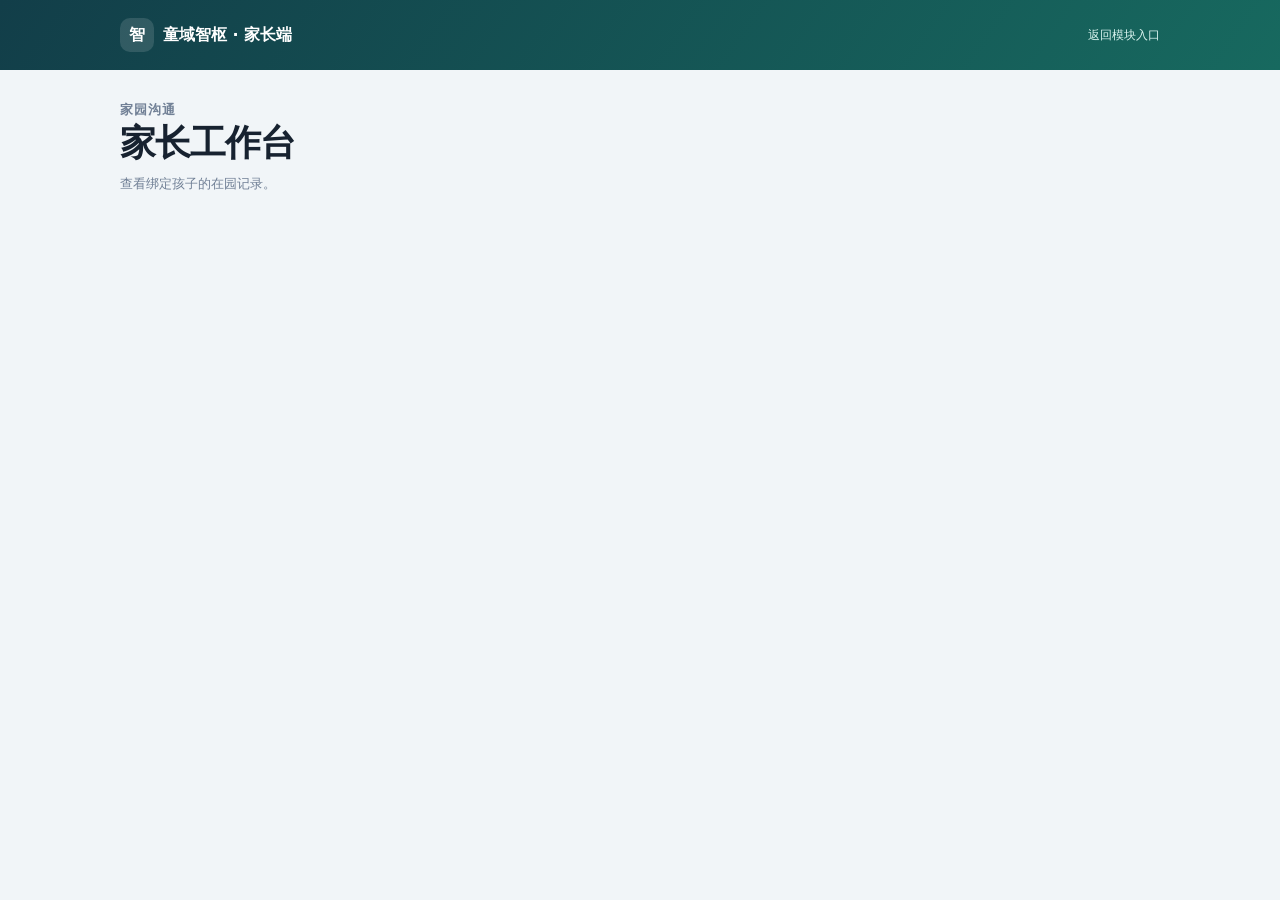
<file: dashboard/family-events.html>
<!doctype html>
<html lang="zh-CN">
<head>
  <meta charset="utf-8">
  <meta name="viewport" content="width=device-width, initial-scale=1">
  <meta name="color-scheme" content="light">
  <meta name="description" content="绑定的孩子在园安全异常事件">
  <title>家长工作台 · 童域智枢</title>
  <link rel="icon" href="data:,">
  <style>
    :root {
      --brand: #145c57;
      --brand-soft: #e5f4f2;
      --ink: #172230;
      --ink-2: #425166;
      --muted: #718096;
      --line: #dce4ec;
      --surface: #ffffff;
      --surface-soft: #f6f8fa;
      --bad: #bf3a30;
      --bad-soft: #fff0ed;
      --warn: #9a6b12;
      --warn-soft: #fff8e6;
      --ok: #18794e;
      --ok-soft: #eaf8ef;
      --shadow: 0 10px 28px rgba(23, 34, 48, 0.08);
    }
    * { box-sizing: border-box; }
    body {
      margin: 0;
      color: var(--ink);
      background: #f1f5f8;
      font-family: "Microsoft YaHei", "PingFang SC", system-ui, sans-serif;
    }
    a { color: var(--brand); }
    .top {
      color: #fff;
      background: linear-gradient(125deg, #123e49, #17695f);
    }
    .top-inner, .main-inner {
      width: min(1040px, calc(100% - 32px));
      margin: 0 auto;
    }
    .top-inner {
      display: flex;
      align-items: center;
      justify-content: space-between;
      gap: 16px;
      padding: 18px 0;
    }
    .brand { display: flex; align-items: center; gap: 9px; color: #fff; text-decoration: none; font-weight: 700; }
    .brand-mark { display: grid; width: 34px; height: 34px; place-items: center; background: rgba(255, 255, 255, 0.13); border-radius: 10px; }
    .top a.secondary { color: #d9f3ef; font-size: 12px; text-decoration: none; }
    main { padding: 24px 0 48px; }
    .hero {
      display: flex;
      align-items: flex-end;
      justify-content: space-between;
      gap: 18px;
      margin-bottom: 18px;
    }
    .eyebrow { margin: 0 0 4px; color: var(--brand); font-size: 12px; font-weight: 700; letter-spacing: 0.08em; }
    h1 { margin: 0; font-size: clamp(26px, 4vw, 36px); letter-spacing: -0.03em; }
    .hero p { margin: 7px 0 0; color: var(--muted); font-size: 13px; }
    .chip {
      display: inline-flex;
      align-items: center;
      gap: 6px;
      padding: 5px 10px;
      color: var(--brand);
      font-size: 11px;
      font-weight: 700;
      background: var(--brand-soft);
      border: 1px solid #b7ddd8;
      border-radius: 999px;
      white-space: nowrap;
    }
    .chip[data-tone="warn"] { color: var(--warn); background: var(--warn-soft); border-color: #ead8a9; }
    .chip[data-tone="bad"] { color: var(--bad); background: var(--bad-soft); border-color: #f0c8c2; }
    .notice {
      padding: 12px 14px;
      margin-bottom: 14px;
      color: var(--ink-2);
      font-size: 12px;
      line-height: 1.7;
      background: var(--brand-soft);
      border: 1px solid #c7e5e1;
      border-radius: 12px;
    }
    .event-list { display: grid; gap: 14px; }
    .event {
      display: grid;
      grid-template-columns: minmax(0, 1fr) minmax(220px, 34%);
      gap: 18px;
      padding: 18px;
      background: var(--surface);
      border: 1px solid var(--line);
      border-radius: 16px;
      box-shadow: var(--shadow);
    }
    .event[data-level="urgent"] { border-left: 5px solid var(--bad); }
    .event-head { display: flex; flex-wrap: wrap; align-items: center; gap: 8px; }
    .event h2 { width: 100%; margin: 4px 0 0; font-size: 18px; }
    .meta { margin: 7px 0 0; color: var(--muted); font-size: 12px; }
    .people { display: flex; flex-wrap: wrap; gap: 6px; margin-top: 12px; }
    .person { padding: 4px 8px; color: var(--brand); font-size: 11px; background: var(--brand-soft); border-radius: 999px; }
    .description {
      margin: 12px 0 0;
      padding: 10px 12px;
      color: var(--ink-2);
      font-size: 13px;
      line-height: 1.7;
      background: var(--surface-soft);
      border-radius: 10px;
    }
    .note { margin-top: 8px; color: var(--warn); font-size: 11px; }
    .evidence {
      display: grid;
      align-content: start;
      gap: 8px;
    }
    .evidence img {
      display: block;
      width: 100%;
      max-height: 240px;
      object-fit: contain;
      background: #0b1220;
      border: 1px solid var(--line);
      border-radius: 12px;
    }
    .evidence a { font-size: 11px; }
    .empty {
      padding: 42px 20px;
      text-align: center;
      color: var(--muted);
      background: var(--surface);
      border: 1px dashed var(--line);
      border-radius: 14px;
    }
    .empty strong { display: block; margin-bottom: 5px; color: var(--ink); }
    .toast {
      position: fixed;
      right: 20px;
      bottom: 20px;
      max-width: min(380px, calc(100% - 32px));
      padding: 11px 14px;
      color: #fff;
      font-size: 12px;
      line-height: 1.6;
      background: #172230;
      border-radius: 10px;
      box-shadow: var(--shadow);
    }
    @media (max-width: 760px) {
      .hero { align-items: flex-start; flex-direction: column; }
      .event { grid-template-columns: 1fr; padding: 15px; }
      .evidence img { max-height: 300px; }
    }
  </style>
</head>
<body>
  <header class="top">
    <div class="top-inner">
      <a class="brand" href="/welcome"><span class="brand-mark">智</span><span>童域智枢 · 家长端</span></a>
      <a class="secondary" href="/welcome">返回模块入口</a>
    </div>
  </header>
  <main>
    <div class="main-inner">
      <section class="hero">
        <div>
          <p class="eyebrow">家园沟通</p>
          <h1>家长工作台</h1>
          <p>查看绑定孩子的在园记录。</p>
        </div>
      </section>
      <section class="access-box" id="dailySection" hidden>
        <h2>孩子日报</h2>
        <form id="dailyForm">
          <fieldset>
            <label>孩子 <select id="dailyStudent" required></select></label>
            <label>日期 <input id="dailyDate" type="date" required></label>
            <button class="access-primary" type="submit">查询日报</button>
          </fieldset>
        </form>
        <div id="dailyResult" aria-live="polite"></div>
      </section>
      <section id="familyEvents" hidden>
      <div class="hero"><h2>孩子异常事件</h2><span class="chip" id="syncChip">正在同步</span></div>
      <p class="notice">安全事件截图可能包含未成年人画面，请仅在监护用途内查看，不要转发或公开。页面每 5 秒自动同步。</p>
      <section class="event-list" id="eventList" aria-live="polite"></section>
      <div class="empty" id="emptyState" hidden>
        <strong>暂无需要家长查看的安全事件</strong>
        <p>老师关联学生后，相关事件会自动出现在这里。</p>
      </div>
      </section>
    </div>
  </main>
  <div class="toast" id="toast" role="status" hidden></div>

  <script>
    (() => {
      "use strict";
      const $ = (selector) => document.querySelector(selector);
      const labels = {
        fall: "摔倒告警",
        fight: "疑似斗殴",
        pending: "老师正在处理",
        resolved: "老师已处理",
        false_alarm: "误报"
      };
      const list = $("#eventList");
      const empty = $("#emptyState");
      const chip = $("#syncChip");
      const toastNode = $("#toast");
      let toastTimer = null;
      let loading = false;
      let signature = "";

      function setText(node, value) {
        const next = String(value ?? "");
        if (node && node.textContent !== next) node.textContent = next;
      }

      function formatTime(value) {
        const date = new Date(value);
        return Number.isNaN(date.getTime())
          ? "--"
          : new Intl.DateTimeFormat("zh-CN", {
            timeZone: "Asia/Shanghai",
            month: "2-digit",
            day: "2-digit",
            hour: "2-digit",
            minute: "2-digit"
          }).format(date);
      }

      function showToast(message) {
        clearTimeout(toastTimer);
        setText(toastNode, message);
        toastNode.hidden = false;
        toastTimer = setTimeout(() => { toastNode.hidden = true; }, 4000);
      }

      function eventCard(event) {
        const article = document.createElement("article");
        article.className = "event";
        article.dataset.level = event.level || "watch";
        const body = document.createElement("div");
        const head = document.createElement("div");
        head.className = "event-head";
        const type = document.createElement("span");
        type.className = "chip";
        type.dataset.tone = event.level === "urgent" ? "bad" : "warn";
        type.textContent = labels[event.event_type] || event.event_type;
        const status = document.createElement("span");
        status.className = "chip";
        status.textContent = labels[event.status] || event.status;
        const title = document.createElement("h2");
        title.textContent = event.summary;
        head.append(type, status, title);
        const meta = document.createElement("p");
        meta.className = "meta";
        meta.textContent = formatTime(event.occurred_at);
        const people = document.createElement("div");
        people.className = "people";
        for (const person of event.participants || []) {
          const personNode = document.createElement("span");
          personNode.className = "person";
          personNode.textContent = `${person.student_name} · ${person.student_id}`;
          people.append(personNode);
        }
        const description = document.createElement("p");
        description.className = "description";
        description.textContent = event.detail || "老师已收到该告警，正在处理。";
        body.append(head, meta, people, description);
        article.append(body);

        const evidence = document.createElement("div");
        evidence.className = "evidence";
        if (event.has_snapshot) {
          const link = document.createElement("a");
          link.href = `/api/family/events/${encodeURIComponent(event.id)}/snapshot`;
          link.target = "_blank";
          link.rel = "noopener";
          link.textContent = "查看完整告警截图";
          const image = document.createElement("img");
          image.src = link.href;
          image.alt = `${event.summary}的告警截图`;
          image.loading = "lazy";
          image.addEventListener("error", () => {
            image.remove();
            link.remove();
          });
          evidence.append(image, link);
        } else {
          const unavailable = document.createElement("span");
          unavailable.className = "meta";
          unavailable.textContent = "该事件没有可用截图";
          evidence.append(unavailable);
        }
        article.append(evidence);
        return article;
      }

      async function loadEvents() {
        if (loading || document.hidden) return;
        loading = true;
        chip.dataset.tone = "idle";
        setText(chip, "正在同步");
        try {
          const response = await fetch("/api/family/events", { cache: "no-store" });
          const data = await response.json();
          if (!response.ok) throw new Error(data.error || `HTTP ${response.status}`);
          const events = Array.isArray(data.events) ? data.events : [];
          const nextSignature = JSON.stringify(events);
          if (nextSignature !== signature) {
            signature = nextSignature;
            list.replaceChildren(...events.map(eventCard));
          }
          empty.hidden = events.length > 0;
          chip.dataset.tone = "ok";
          setText(chip, `已同步 ${events.length} 条`);
        } catch (error) {
          signature = "";
          list.replaceChildren();
          empty.hidden = true;
          chip.dataset.tone = "bad";
          setText(chip, "同步失败");
          showToast(`事件同步失败：${error.message}`);
        } finally {
          loading = false;
        }
      }

      async function readJson(url) {
        const response = await fetch(url, { cache: "no-store" });
        const data = await response.json();
        if (!response.ok) throw new Error(data.error || "读取失败");
        return data;
      }

      function addDailyList(container, title, items) {
        const heading = document.createElement("h4");
        heading.textContent = title;
        const list = document.createElement("ul");
        for (const item of items.length ? items : ["当日暂无记录"]) {
          const row = document.createElement("li");
          row.textContent = item;
          list.append(row);
        }
        container.append(heading, list);
      }

      async function setupDaily(access) {
        const student = $("#dailyStudent");
        const date = $("#dailyDate");
        const form = $("#dailyForm");
        const controls = form.querySelector("fieldset");
        const result = $("#dailyResult");
        $("#dailySection").hidden = false;
        date.value = new Intl.DateTimeFormat("sv-SE", {timeZone: "Asia/Shanghai"}).format(new Date());
        controls.disabled = true;
        try {
          const data = await readJson("/api/family/students");
          for (const item of data.students) student.add(new Option(item.name, item.id));
          if (!data.students.length) {
            result.textContent = "暂无可查询的孩子，请联系管理员。";
            return;
          }
          controls.disabled = false;
        } catch (error) {
          result.textContent = error.message;
          return;
        }
        form.addEventListener("input", () => result.replaceChildren());
        form.addEventListener("submit", async event => {
          event.preventDefault();
          controls.disabled = true;
          result.textContent = "正在生成日报…";
          try {
            const query = new URLSearchParams({student_id: student.value, date: date.value});
            const {report} = await readJson("/api/family/daily?" + query);
            const heading = document.createElement("h3");
            heading.textContent = `${student.selectedOptions[0].textContent} · ${report.date}`;
            result.replaceChildren(heading);
            addDailyList(result, "测温记录", report.readings.map(item =>
              `${formatTime(item.measured_at)} · ${item.temperature_c.toFixed(1)} ℃`));
            if (access.events) addDailyList(result, "安全事件", report.events.map(item =>
              `${formatTime(item.occurred_at)} · ${item.summary} · ${labels[item.status]}`));
            if (access.dialogues) addDailyList(result, "已关联对话", report.dialogues.map(item =>
              `${formatTime(item.at)} · ${item.role === "user" ? "孩子" : "机器人"} · ${item.text}`));
          } catch (error) {
            result.textContent = error.message;
          } finally {
            controls.disabled = false;
          }
        });
        form.requestSubmit();
      }

      const user = window.TongyuBootstrap.user;
      const access = user.role === "admin" ? {events: true} : user.access;
      if (access.reports) setupDaily(access);
      if (access.events) {
        $("#familyEvents").hidden = false;
        document.addEventListener("visibilitychange", () => {
          if (!document.hidden) loadEvents();
        });
        loadEvents();
        setInterval(loadEvents, 5000);
      }
    })();
  </script>
</body>
</html>
</file>
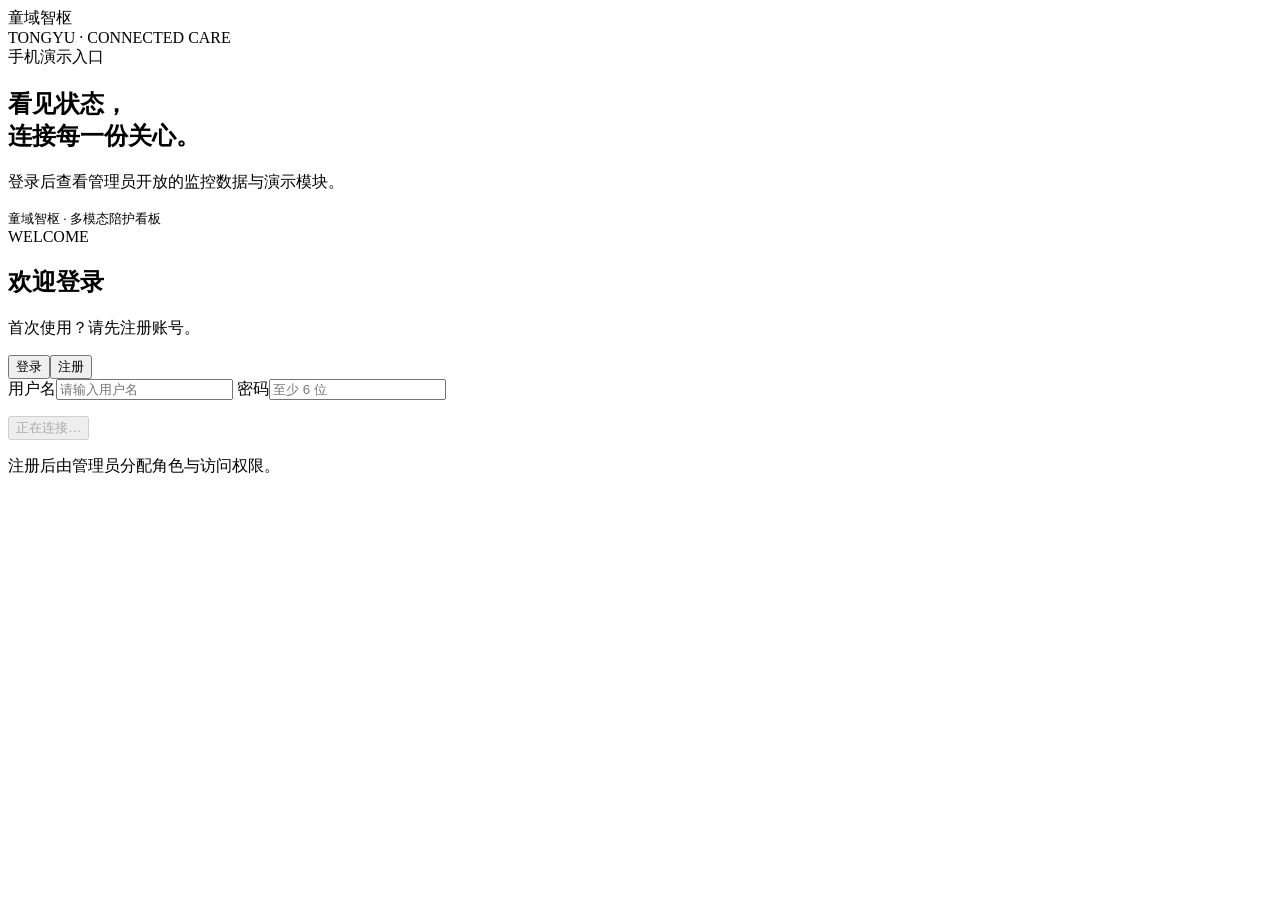
<file: dashboard/login.html>
<!doctype html>
<html lang="zh-CN">
<head><meta charset="utf-8"><meta name="viewport" content="width=device-width,initial-scale=1"><title>登录 · 童域智枢</title></head>
<body class="access-screen" data-access-page="login">
  <main class="access-layout">
    <section class="access-brand" aria-label="童域智枢">
      <div><div class="access-logo">童域智枢</div><div class="access-kicker">TONGYU · CONNECTED CARE</div></div>
      <div><span class="access-kicker">手机演示入口</span><h1>看见状态，<br>连接每一份关心。</h1><p>登录后查看管理员开放的监控数据与演示模块。</p></div>
      <small class="access-brand-foot">童域智枢 · 多模态陪护看板</small>
    </section>
    <section class="access-form-wrap"><div class="access-card">
      <div class="access-kicker">WELCOME</div><h2 id="accessTitle">欢迎登录</h2><p class="access-note" id="accessSubtitle">首次使用？请先注册账号。</p>
      <div class="access-tabs" role="tablist" aria-label="登录或注册"><button id="loginTab" role="tab" aria-selected="true" aria-controls="accountForm">登录</button><button id="registerTab" role="tab" aria-selected="false" aria-controls="accountForm">注册</button></div>
      <form id="accountForm" method="post" action="/api/auth/login">
        <label class="access-field">用户名<input id="accountUsername" autocomplete="username" minlength="3" maxlength="32" required placeholder="请输入用户名"></label>
        <label class="access-field">密码<input id="accountPassword" type="password" autocomplete="current-password" minlength="6" maxlength="128" required placeholder="至少 6 位"></label>
        <label class="access-field" id="confirmField" hidden>确认密码<input id="accountConfirm" type="password" autocomplete="new-password" minlength="6" maxlength="128" placeholder="再次输入密码"></label>
        <p class="access-feedback" id="accountFeedback" role="status" aria-live="polite"></p>
        <button class="access-primary access-submit" id="accountSubmit" type="submit" disabled>正在连接…</button>
      </form>
      <p class="access-note">注册后由管理员分配角色与访问权限。</p>
      <noscript><p>请启用 JavaScript 后登录。</p></noscript>
    </div></section>
  </main>
</body></html>
</file>
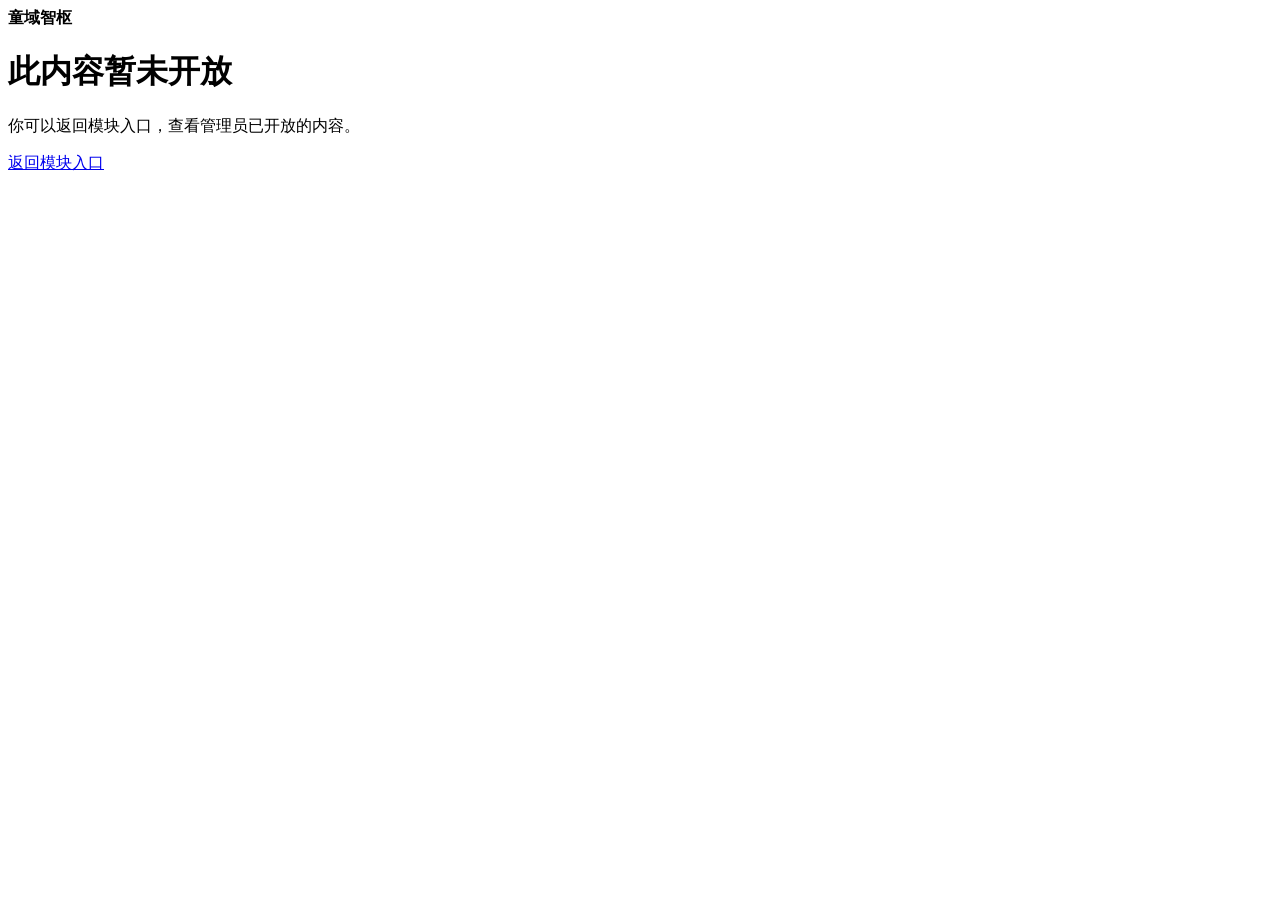
<file: dashboard/unavailable.html>
<!doctype html>
<html lang="zh-CN">
<head><meta charset="utf-8"><meta name="viewport" content="width=device-width,initial-scale=1"><title>暂未开放 · 童域智枢</title></head>
<body class="access-screen" data-access-page="unavailable"><main class="access-panel"><strong class="access-logo">童域智枢</strong><h1>此内容暂未开放</h1><p class="access-note">你可以返回模块入口，查看管理员已开放的内容。</p><a class="access-primary" href="/welcome">返回模块入口</a></main></body></html>
</file>
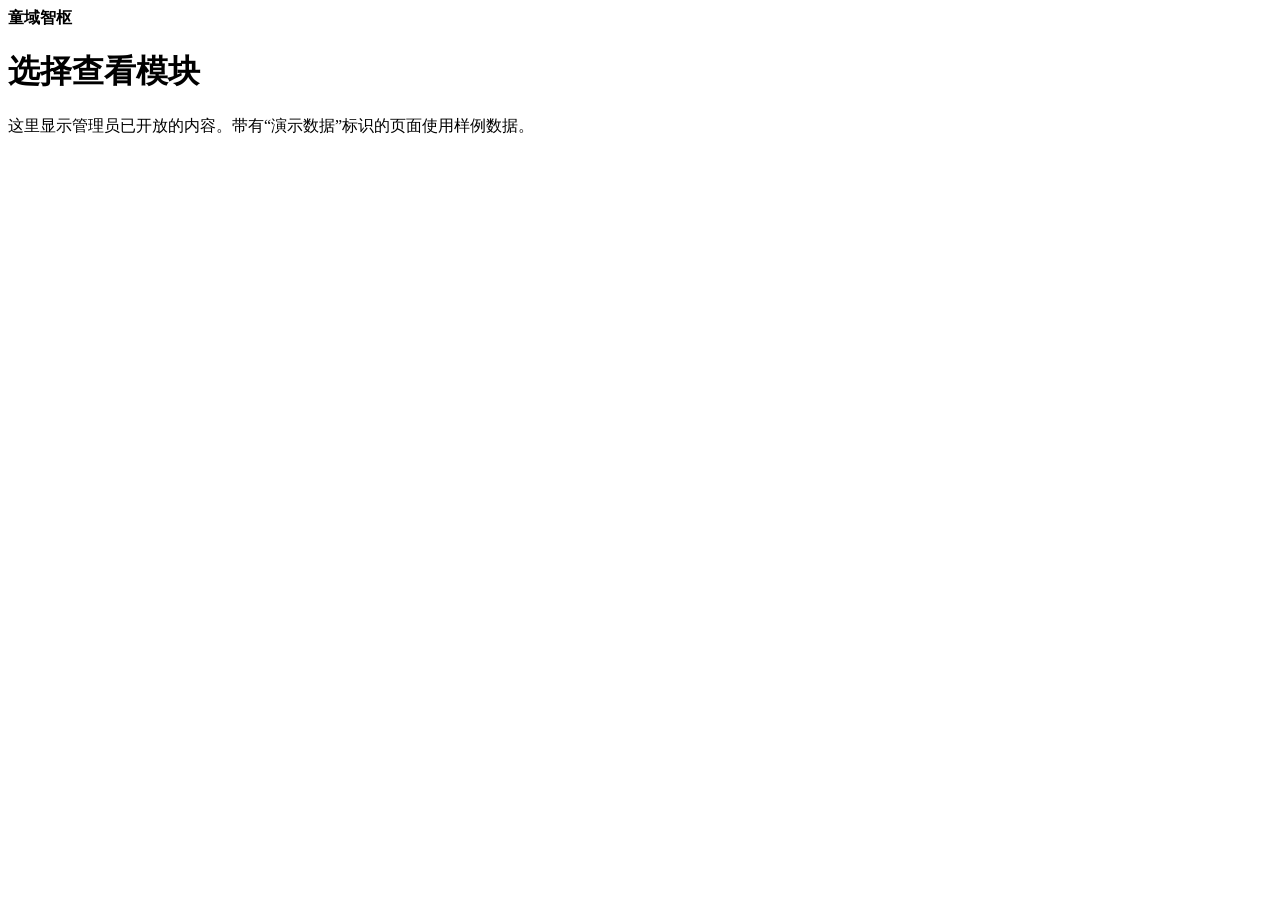
<file: dashboard/welcome.html>
<!doctype html>
<html lang="zh-CN">
<head><meta charset="utf-8"><meta name="viewport" content="width=device-width,initial-scale=1"><title>演示入口 · 童域智枢</title></head>
<body class="access-screen" data-access-page="welcome"><main class="access-panel">
  <strong class="access-logo">童域智枢</strong><h1>选择查看模块</h1><p class="access-note" id="welcomeNote">这里显示管理员已开放的内容。带有“演示数据”标识的页面使用样例数据。</p>
  <div id="moduleCards" class="access-modules"></div><p id="noModules" class="access-note" hidden>管理员暂未开放展示模块，请稍后刷新。</p>
</main></body></html>
</file>
<file: dashboard/health-report.css>
/* 学生测温与当日日报页面共用样式；对话页复用导航外壳与基础组件。
   设计令牌、侧边导航和基础组件与 dashboard/index.html 保持一致；
   测温、日报组件保留在本文件，对话专用布局由 chat.html 补充。 */

:root {
  --bg: #f3f5fa;
  --surface: #ffffff;
  --surface-soft: #f8fafc;
  --ink: #182230;
  --ink-2: #344054;
  --muted: #667085;
  --muted-2: #98a2b3;
  --line: #e4e7ec;
  --brand: #176b67;
  --brand-soft: #e5f4f1;
  --ok: #0b8a5c;
  --ok-soft: #e9f8f1;
  --warn: #a86500;
  --warn-soft: #fff6e6;
  --bad: #c4321f;
  --bad-soft: #fef0ee;
  --idle: #667085;
  --idle-soft: #f2f4f7;
  --radius: 18px;
  --shadow: 0 1px 2px rgba(16, 24, 40, 0.04), 0 10px 30px rgba(16, 24, 40, 0.04);
  --sidebar: 240px;
  --mono: ui-monospace, SFMono-Regular, Consolas, "Liberation Mono", monospace;
}

* {
  box-sizing: border-box;
}

html {
  min-width: 320px;
  background: var(--bg);
}

body {
  margin: 0;
  color: var(--ink);
  background:
    radial-gradient(circle at 100% 0%, rgba(23, 107, 103, 0.06), transparent 28rem),
    var(--bg);
  font-family: "PingFang SC", "Microsoft YaHei", "Segoe UI", system-ui, -apple-system, sans-serif;
  font-size: 14px;
  line-height: 1.55;
  -webkit-font-smoothing: antialiased;
}

[hidden] {
  display: none !important;
}

h1,
h2,
h3,
p,
figure,
dl,
dd,
ul,
ol {
  margin: 0;
}

ul,
ol {
  padding: 0;
  list-style: none;
}

button,
input,
select,
textarea {
  font: inherit;
  color: inherit;
}

button {
  cursor: pointer;
}

a {
  color: inherit;
  text-decoration: none;
}

img,
svg {
  display: block;
}

.sr-only {
  position: absolute;
  width: 1px;
  height: 1px;
  padding: 0;
  margin: -1px;
  overflow: hidden;
  clip: rect(0, 0, 0, 0);
  white-space: nowrap;
  border: 0;
}

:focus-visible {
  outline: 2px solid var(--brand);
  outline-offset: 2px;
}

/* ---------- 导航外壳 ---------- */

.app {
  display: grid;
  grid-template-columns: var(--sidebar) minmax(0, 1fr);
  min-height: 100vh;
}

.sidebar {
  position: sticky;
  top: 0;
  z-index: 20;
  display: flex;
  flex-direction: column;
  height: 100vh;
  padding: 22px 14px 18px;
  color: #d7deea;
  background:
    radial-gradient(circle at 0% 0%, rgba(54, 174, 164, 0.18), transparent 18rem),
    linear-gradient(180deg, #131c2e 0%, #0c1321 100%);
  border-right: 1px solid rgba(255, 255, 255, 0.05);
}

.brand {
  display: flex;
  align-items: center;
  gap: 12px;
  padding: 2px 10px 22px;
}

.brand-mark {
  display: grid;
  flex: 0 0 42px;
  width: 42px;
  height: 42px;
  place-items: center;
  color: #ffffff;
  background: linear-gradient(145deg, #2a9d93, #176b67);
  border: 1px solid rgba(255, 255, 255, 0.18);
  border-radius: 13px;
  box-shadow: 0 8px 22px rgba(23, 107, 103, 0.4);
}

.brand-mark svg {
  width: 24px;
  height: 24px;
}

.brand-copy {
  display: grid;
  line-height: 1.25;
}

.brand-copy strong {
  color: #ffffff;
  font-size: 17px;
  letter-spacing: 0.04em;
}

.brand-copy small {
  margin-top: 4px;
  color: #93a1b7;
  font-size: 11px;
  letter-spacing: 0.06em;
}

.nav-label {
  padding: 0 14px 9px;
  color: #738198;
  font-size: 10px;
  font-weight: 700;
  letter-spacing: 0.16em;
}

.nav {
  display: grid;
  gap: 5px;
}

.nav-link {
  position: relative;
  display: flex;
  align-items: center;
  gap: 11px;
  min-height: 44px;
  padding: 9px 13px;
  color: #aeb9ca;
  border: 1px solid transparent;
  border-radius: 11px;
  transition: color 160ms ease, background 160ms ease, border-color 160ms ease;
}

.nav-link svg {
  flex: 0 0 19px;
  width: 19px;
  height: 19px;
  opacity: 0.88;
}

.nav-link:hover {
  color: #ffffff;
  background: rgba(255, 255, 255, 0.05);
}

.nav-link:focus-visible {
  outline: 2px solid #7fe0d6;
  outline-offset: 1px;
}

.nav-link[aria-current="page"] {
  color: #ffffff;
  background: linear-gradient(90deg, rgba(63, 184, 173, 0.22), rgba(63, 184, 173, 0.07));
  border-color: rgba(111, 224, 213, 0.2);
}

.nav-link[aria-current="page"]::before {
  position: absolute;
  top: 11px;
  bottom: 11px;
  left: -14px;
  width: 3px;
  content: "";
  background: #5fd0c6;
  border-radius: 0 3px 3px 0;
  box-shadow: 0 0 12px rgba(95, 208, 198, 0.7);
}

.side-foot {
  display: grid;
  gap: 9px;
  margin-top: auto;
  padding: 14px 12px 4px;
  color: #8593a9;
  font-size: 11px;
  border-top: 1px solid rgba(255, 255, 255, 0.07);
}

.system-mini {
  display: flex;
  align-items: center;
  gap: 8px;
  color: #c6d0de;
  font-size: 12px;
}

.dot {
  flex: 0 0 7px;
  width: 7px;
  height: 7px;
  background: var(--idle);
  border-radius: 50%;
}

.dot.ok {
  background: #22a06b;
}

.dot.warn {
  background: #d99a12;
}

.dot.bad {
  background: #e04a37;
}

.dot.idle {
  background: #98a2b3;
}

.main {
  min-width: 0;
  padding: 26px 30px 42px;
}

.main-inner {
  width: 100%;
  max-width: 1480px;
  margin: 0 auto;
}

.page-head {
  display: flex;
  align-items: flex-end;
  justify-content: space-between;
  gap: 24px;
  margin-bottom: 18px;
}

.eyebrow {
  margin-bottom: 4px;
  color: var(--brand);
  font-size: 11px;
  font-weight: 700;
  letter-spacing: 0.12em;
  text-transform: uppercase;
}

.page-head h1 {
  font-size: 30px;
  line-height: 1.2;
  letter-spacing: -0.02em;
}

.page-sub {
  margin-top: 6px;
  color: var(--muted);
  font-size: 13px;
}

.head-tools {
  display: flex;
  align-items: center;
  gap: 12px;
}

.clock-box {
  display: grid;
  min-width: 124px;
  padding: 8px 13px;
  text-align: right;
  background: rgba(255, 255, 255, 0.72);
  border: 1px solid var(--line);
  border-radius: 12px;
}

.clock-box strong {
  font-size: 17px;
  font-variant-numeric: tabular-nums;
  letter-spacing: 0.02em;
}

.clock-box small {
  color: var(--muted-2);
  font-size: 10px;
  letter-spacing: 0.04em;
}

.live-dot {
  width: 7px;
  height: 7px;
  background: #22a06b;
  border-radius: 50%;
  box-shadow: 0 0 0 0 rgba(34, 160, 107, 0.35);
  animation: pulse 2.4s infinite;
}

@keyframes pulse {
  0% {
    box-shadow: 0 0 0 0 rgba(34, 160, 107, 0.32);
  }
  70% {
    box-shadow: 0 0 0 8px rgba(34, 160, 107, 0);
  }
  100% {
    box-shadow: 0 0 0 0 rgba(34, 160, 107, 0);
  }
}

@keyframes spin {
  to {
    transform: rotate(360deg);
  }
}

/* ---------- 按钮与标签 ---------- */

.btn {
  display: inline-flex;
  align-items: center;
  justify-content: center;
  gap: 7px;
  min-height: 40px;
  padding: 0 15px;
  color: var(--ink-2);
  background: #ffffff;
  border: 1px solid var(--line);
  border-radius: 11px;
  transition: transform 140ms ease, box-shadow 140ms ease, background 140ms ease;
}

.btn svg {
  width: 16px;
  height: 16px;
}

.btn:hover {
  background: #fbfcff;
  box-shadow: 0 5px 16px rgba(16, 24, 40, 0.08);
  transform: translateY(-1px);
}

.btn:active {
  transform: translateY(0);
}

.btn:disabled,
.btn[aria-disabled="true"] {
  cursor: not-allowed;
  opacity: 0.6;
  transform: none;
  box-shadow: none;
}

.btn-primary {
  color: #ffffff;
  background: var(--brand);
  border-color: var(--brand);
}

.btn-primary:hover {
  background: #115a56;
}

.btn-quiet {
  background: transparent;
  border-color: transparent;
  color: var(--muted);
}

.btn-quiet:hover {
  background: var(--surface-soft);
  border-color: var(--line);
}

.btn-sm {
  min-height: 32px;
  padding: 0 10px;
  font-size: 12px;
  border-radius: 9px;
}

.btn-sm svg {
  width: 14px;
  height: 14px;
}

.chip {
  display: inline-flex;
  align-items: center;
  gap: 5px;
  min-height: 24px;
  padding: 2px 9px;
  color: var(--idle);
  font-size: 11px;
  font-weight: 600;
  letter-spacing: 0.01em;
  white-space: nowrap;
  background: var(--idle-soft);
  border: 1px solid transparent;
  border-radius: 999px;
}

.chip[data-tone="ok"] {
  color: var(--ok);
  background: var(--ok-soft);
}

.chip[data-tone="warn"] {
  color: var(--warn);
  background: var(--warn-soft);
}

.chip[data-tone="bad"] {
  color: var(--bad);
  background: var(--bad-soft);
}

.chip[data-tone="brand"] {
  color: var(--brand);
  background: var(--brand-soft);
}

.badge {
  display: inline-flex;
  align-items: center;
  gap: 5px;
  padding: 2px 8px;
  color: var(--idle);
  font-size: 11px;
  font-weight: 600;
  background: var(--idle-soft);
  border-radius: 7px;
  white-space: nowrap;
}

.badge[data-tone="ok"] {
  color: var(--ok);
  background: var(--ok-soft);
}

.badge[data-tone="warn"] {
  color: var(--warn);
  background: var(--warn-soft);
}

.badge[data-tone="bad"] {
  color: var(--bad);
  background: var(--bad-soft);
}

.badge[data-tone="brand"] {
  color: var(--brand);
  background: var(--brand-soft);
}

/* ---------- 演示数据提示 ---------- */

.demo-banner {
  display: grid;
  grid-template-columns: auto minmax(0, 1fr) auto;
  align-items: center;
  gap: 16px;
  padding: 14px 18px;
  margin-bottom: 16px;
  background: linear-gradient(135deg, #fff8e8, #fffdf8);
  border: 1px solid #efd39a;
  border-radius: 14px;
}

.demo-banner[data-mode="error"] {
  background: linear-gradient(135deg, #fff1ef, #fffafa);
  border-color: #f3c3bc;
}

.demo-banner[data-mode="live"] {
  background: linear-gradient(135deg, #ecfdf5, #f8fffc);
  border-color: #b8e8d1;
}

.demo-tag {
  display: inline-flex;
  align-items: center;
  gap: 6px;
  padding: 5px 11px;
  color: #8a5300;
  font-size: 11px;
  font-weight: 700;
  letter-spacing: 0.06em;
  white-space: nowrap;
  background: #ffe9b8;
  border-radius: 8px;
}

.demo-banner[data-mode="error"] .demo-tag {
  color: var(--bad);
  background: #ffdcd6;
}

.demo-banner[data-mode="live"] .demo-tag {
  color: var(--ok);
  background: #cdf0de;
}

.demo-copy {
  min-width: 0;
}

.demo-copy strong {
  display: block;
  font-size: 13px;
}

.demo-copy p {
  margin-top: 2px;
  color: #7a5200;
  font-size: 12px;
  overflow-wrap: anywhere;
}

.demo-banner[data-mode="error"] .demo-copy p {
  color: #8a2f22;
}

.demo-banner[data-mode="live"] .demo-copy p {
  color: #0a6a49;
}

.demo-actions {
  display: flex;
  gap: 8px;
}

/* ---------- 卡片与统计 ---------- */

.card {
  min-width: 0;
  padding: 22px;
  background: var(--surface);
  border: 1px solid var(--line);
  border-radius: var(--radius);
  box-shadow: var(--shadow);
}

.card + .card {
  margin-top: 18px;
}

.card-head {
  display: flex;
  align-items: flex-start;
  justify-content: space-between;
  gap: 16px;
  margin-bottom: 16px;
}

.card-title h2 {
  font-size: 16px;
  letter-spacing: -0.01em;
}

.card-title p {
  margin-top: 3px;
  color: var(--muted);
  font-size: 12px;
}

.card-actions {
  display: flex;
  flex-wrap: wrap;
  align-items: center;
  gap: 8px;
}

.stat-grid {
  display: grid;
  grid-template-columns: repeat(4, minmax(0, 1fr));
  gap: 14px;
  margin-bottom: 18px;
}

.stat-card {
  position: relative;
  padding: 16px 18px 15px;
  overflow: hidden;
  background: var(--surface);
  border: 1px solid var(--line);
  border-radius: 15px;
  box-shadow: var(--shadow);
}

.stat-card::after {
  position: absolute;
  top: -26px;
  right: -26px;
  width: 86px;
  height: 86px;
  content: "";
  background: var(--brand-soft);
  border-radius: 50%;
  opacity: 0.7;
}

.stat-card[data-tone="ok"]::after {
  background: var(--ok-soft);
}

.stat-card[data-tone="warn"]::after {
  background: var(--warn-soft);
}

.stat-card[data-tone="bad"]::after {
  background: var(--bad-soft);
}

.stat-label {
  position: relative;
  color: var(--muted);
  font-size: 12px;
}

.stat-value {
  position: relative;
  margin-top: 4px;
  font-size: 30px;
  font-weight: 700;
  font-variant-numeric: tabular-nums;
  letter-spacing: -0.02em;
}

.stat-value small {
  margin-left: 3px;
  color: var(--muted-2);
  font-size: 12px;
  font-weight: 500;
}

.stat-grid[data-layout="six"] {
  grid-template-columns: repeat(3, minmax(0, 1fr));
}

.stat-note {
  position: relative;
  margin-top: 4px;
  color: var(--muted);
  font-size: 11.5px;
}

.stat-card[data-tone="warn"] .stat-value {
  color: var(--warn);
}

.stat-card[data-tone="bad"] .stat-value {
  color: var(--bad);
}

/* ---------- 筛选与表单 ---------- */

.toolbar {
  display: flex;
  flex-wrap: wrap;
  align-items: flex-end;
  gap: 10px;
  padding: 12px;
  margin-bottom: 14px;
  background: var(--surface-soft);
  border: 1px solid var(--line);
  border-radius: 13px;
}

.toolbar .field {
  flex: 0 1 auto;
  min-width: 132px;
}

.toolbar .field-grow {
  flex: 1 1 210px;
  min-width: 180px;
}

.field {
  display: grid;
  gap: 5px;
  min-width: 0;
}

.field > label,
.field-label {
  color: var(--muted);
  font-size: 11.5px;
  font-weight: 600;
  letter-spacing: 0.03em;
}

.field input,
.field select,
.field textarea {
  width: 100%;
  min-height: 38px;
  padding: 7px 11px;
  color: var(--ink);
  background: #ffffff;
  border: 1px solid #d8dee8;
  border-radius: 10px;
  transition: border-color 140ms ease, box-shadow 140ms ease;
}

.field textarea {
  min-height: 76px;
  resize: vertical;
}

.field input:hover,
.field select:hover,
.field textarea:hover {
  border-color: #c2cbd8;
}

.field input:focus,
.field select:focus,
.field textarea:focus {
  border-color: var(--brand);
  outline: none;
  box-shadow: 0 0 0 3px var(--brand-soft);
}

.field input[aria-invalid="true"],
.field select[aria-invalid="true"],
.field textarea[aria-invalid="true"] {
  border-color: #d96e5f;
  box-shadow: 0 0 0 3px #fdece9;
}

.field .hint {
  color: var(--muted-2);
  font-size: 11px;
}

.search-wrap {
  position: relative;
}

.search-wrap svg {
  position: absolute;
  top: 50%;
  left: 11px;
  width: 16px;
  height: 16px;
  color: var(--muted-2);
  transform: translateY(-50%);
}

.search-wrap input {
  padding-left: 33px;
}

.seg {
  display: inline-flex;
  flex-wrap: wrap;
  gap: 3px;
  padding: 3px;
  background: #eef1f6;
  border-radius: 10px;
}

.seg button {
  min-height: 30px;
  padding: 0 10px;
  color: var(--muted);
  font-size: 12px;
  background: transparent;
  border: 0;
  border-radius: 8px;
}

.seg button:hover {
  color: var(--ink-2);
}

.seg button[aria-pressed="true"] {
  color: var(--ink);
  font-weight: 600;
  background: #ffffff;
  box-shadow: 0 1px 2px rgba(16, 24, 40, 0.08);
}

.form-grid {
  display: grid;
  grid-template-columns: repeat(2, minmax(0, 1fr));
  gap: 13px;
}

.form-grid .field-wide {
  grid-column: 1 / -1;
}

.form-actions {
  display: flex;
  align-items: center;
  gap: 10px;
  margin-top: 14px;
}

.form-message {
  margin-top: 10px;
  padding: 9px 12px;
  font-size: 12px;
  border-radius: 10px;
}

.form-message[data-tone="ok"] {
  color: var(--ok);
  background: var(--ok-soft);
}

.form-message[data-tone="bad"] {
  color: var(--bad);
  background: var(--bad-soft);
}

.form-message[data-tone="warn"] {
  color: var(--warn);
  background: var(--warn-soft);
}

/* ---------- 表格 ---------- */

.table-wrap {
  max-width: 100%;
  overflow-x: auto;
  border: 1px solid var(--line);
  border-radius: 13px;
}

.data-table {
  width: 100%;
  min-width: 660px;
  border-collapse: collapse;
  font-size: 13px;
}

.data-table caption {
  padding: 0;
  text-align: left;
}

.data-table th,
.data-table td {
  padding: 11px 13px;
  text-align: left;
  border-bottom: 1px solid var(--line);
  vertical-align: middle;
}

.data-table th {
  position: sticky;
  top: 0;
  z-index: 1;
  color: var(--muted);
  font-size: 11px;
  font-weight: 700;
  letter-spacing: 0.05em;
  white-space: nowrap;
  background: var(--surface-soft);
}

.data-table tbody tr:last-child td {
  border-bottom: 0;
}

.data-table tbody tr:hover {
  background: #fbfcfe;
}

.data-table .cell-name {
  font-weight: 600;
}

.data-table .cell-mono {
  color: var(--muted);
  font-family: var(--mono);
  font-size: 12px;
}

.data-table .cell-note {
  max-width: 220px;
  color: var(--muted);
  overflow-wrap: anywhere;
}

.data-table .num {
  font-variant-numeric: tabular-nums;
}

.temp {
  font-weight: 700;
  font-variant-numeric: tabular-nums;
}

.temp[data-tone="bad"] {
  color: var(--bad);
}

.temp[data-tone="warn"] {
  color: var(--warn);
}

.row-actions {
  display: flex;
  gap: 6px;
  justify-content: flex-end;
}

/* ---------- 空状态、加载、错误 ---------- */

.state {
  display: grid;
  justify-items: center;
  gap: 8px;
  padding: 34px 20px;
  text-align: center;
  color: var(--muted);
}

.state-icon {
  display: grid;
  width: 46px;
  height: 46px;
  place-items: center;
  color: var(--muted-2);
  background: var(--surface-soft);
  border: 1px solid var(--line);
  border-radius: 14px;
}

.state-icon svg {
  width: 22px;
  height: 22px;
}

.state strong {
  color: var(--ink-2);
  font-size: 14px;
}

.state p {
  max-width: 46ch;
  font-size: 12.5px;
}

.state[data-tone="bad"] .state-icon {
  color: var(--bad);
  background: var(--bad-soft);
  border-color: #f3c3bc;
}

.spinner {
  width: 15px;
  height: 15px;
  border: 2px solid rgba(255, 255, 255, 0.45);
  border-top-color: #ffffff;
  border-radius: 50%;
  animation: spin 0.9s linear infinite;
}

.spinner[data-tone="dark"] {
  border-color: rgba(23, 107, 103, 0.25);
  border-top-color: var(--brand);
}

/* ---------- 进度条 ---------- */

.progress {
  height: 7px;
  overflow: hidden;
  background: #eef1f6;
  border-radius: 999px;
}

.progress > span {
  display: block;
  width: 0;
  height: 100%;
  background: linear-gradient(90deg, #2a9d93, var(--brand));
  border-radius: inherit;
  transition: width 320ms ease;
}

.progress[data-tone="warn"] > span {
  background: linear-gradient(90deg, #e0a92f, #c07f06);
}

.progress[data-tone="bad"] > span {
  background: linear-gradient(90deg, #e4705f, #c4321f);
}

/* ---------- 测温页布局 ---------- */

.content-grid {
  display: grid;
  grid-template-columns: minmax(0, 1.62fr) minmax(320px, 1fr);
  grid-template-areas: "roster entry";
  align-items: start;
  gap: 18px;
}

.content-grid > .card + .card {
  margin-top: 0;
}

.roster-card {
  grid-area: roster;
}

.entry-card {
  grid-area: entry;
  border-top: 3px solid var(--brand);
}

.entry-card .form-actions .btn-primary {
  flex: 1;
}

.entry-reading[data-tone="ok"],
.entry-reading[data-tone="warn"] {
  padding: 12px 14px;
  border-radius: 12px;
}

.entry-reading[data-tone="ok"] {
  --reading-color: var(--brand);
  background: var(--brand-soft);
}

.entry-reading[data-tone="warn"] {
  --reading-color: var(--warn);
  background: var(--warn-soft);
}

.entry-reading .temp-input input[readonly] {
  min-height: 46px;
  padding: 0 42px 0 0;
  color: var(--reading-color);
  font-size: 36px;
  line-height: 1.1;
  background: transparent;
  border: 0;
  appearance: textfield;
}

.entry-reading .temp-input input[readonly]::-webkit-inner-spin-button,
.entry-reading .temp-input input[readonly]::-webkit-outer-spin-button {
  appearance: none;
}

.entry-reading .temp-input input[readonly]:focus-visible {
  outline: 2px solid var(--reading-color);
  outline-offset: 2px;
}

.entry-reading .temp-input input[readonly] + span {
  right: 0;
  padding: 4px 8px;
  color: var(--reading-color);
  background: var(--surface);
  border-radius: 6px;
}

.entry-reading .hint {
  color: var(--reading-color, var(--muted));
}

.entry-card .form-grid {
  gap: 11px;
}

@media (min-width: 1121px) and (min-height: 800px) {
  .entry-card {
    position: sticky;
    top: 16px;
  }
}

.roster-progress {
  display: grid;
  gap: 6px;
  margin-bottom: 14px;
}

.roster-progress-head {
  display: flex;
  align-items: baseline;
  justify-content: space-between;
  gap: 10px;
  color: var(--muted);
  font-size: 12px;
}

.roster-progress-head strong {
  color: var(--ink-2);
  font-size: 13px;
}

.import-note {
  display: flex;
  flex-wrap: wrap;
  align-items: center;
  gap: 8px;
  margin-top: 12px;
  padding: 10px 12px;
  color: var(--muted);
  font-size: 12px;
  background: var(--surface-soft);
  border: 1px dashed #d8dee8;
  border-radius: 11px;
}

.import-note strong {
  color: var(--ink-2);
}

.temp-input {
  position: relative;
}

.temp-input input {
  padding-right: 40px;
  font-size: 18px;
  font-weight: 700;
  font-variant-numeric: tabular-nums;
}

.temp-input span {
  position: absolute;
  top: 50%;
  right: 13px;
  color: var(--muted-2);
  font-size: 12px;
  transform: translateY(-50%);
}

.quick-temps {
  display: flex;
  flex-wrap: wrap;
  gap: 6px;
  margin-top: 2px;
}

.quick-temps button {
  padding: 2px 9px;
  color: var(--muted);
  font-size: 11.5px;
  background: #ffffff;
  border: 1px solid var(--line);
  border-radius: 999px;
}

.quick-temps button:hover {
  color: var(--brand);
  border-color: #b9d9d4;
  background: var(--brand-soft);
}

.entry-note {
  margin-top: 14px;
  padding: 11px 13px;
  color: var(--muted);
  font-size: 12px;
  background: var(--surface-soft);
  border-radius: 11px;
}

.entry-note summary {
  color: var(--ink-2);
  font-weight: 600;
  cursor: pointer;
}

.entry-note ul {
  display: grid;
  gap: 4px;
  margin-top: 5px;
  padding-left: 2px;
}

.entry-note li {
  position: relative;
  padding-left: 13px;
}

.entry-note li::before {
  position: absolute;
  top: 0.62em;
  left: 2px;
  width: 4px;
  height: 4px;
  content: "";
  background: var(--muted-2);
  border-radius: 50%;
}

/* ---------- 日报页布局 ---------- */

.report-controls {
  display: flex;
  flex-wrap: wrap;
  align-items: flex-end;
  gap: 10px;
  padding: 12px;
  margin-bottom: 16px;
  background: var(--surface);
  border: 1px solid var(--line);
  border-radius: 14px;
  box-shadow: var(--shadow);
}

.date-switch {
  display: flex;
  align-items: center;
  gap: 6px;
}

.date-switch .btn {
  min-height: 38px;
}

.report-summary {
  display: grid;
  grid-template-columns: minmax(0, 1.5fr) minmax(300px, 1fr);
  align-items: start;
  gap: 18px;
  margin-top: 18px;
}

.report-summary > .card + .card {
  margin-top: 0;
}

.temperature-trend {
  margin: 16px 0;
  padding: 16px;
  break-inside: avoid;
}
.temperature-trend h2 { margin: 0; font-size: 17px; }
.temperature-trend p { font-size: 13px; }
.temperature-trend svg { display: block; width: 100%; max-width: 760px; color: #172230; }
.temperature-trend svg text { fill: currentColor; font-size: 14px; }
.report-grid {
  display: grid;
  grid-template-columns: repeat(3, minmax(0, 1fr));
  gap: 14px;
  margin-bottom: 18px;
}

.event-list,
.attention-list,
.class-list,
.bullet-list {
  display: grid;
  gap: 10px;
}

.event-item,
.attention-item,
.class-row {
  padding: 12px 13px;
  background: var(--surface-soft);
  border: 1px solid var(--line);
  border-radius: 12px;
}

.event-item[data-level="high"] {
  background: #fffafa;
  border-color: #f3c3bc;
}

.event-top,
.attention-top,
.class-row-head {
  display: flex;
  flex-wrap: wrap;
  align-items: center;
  justify-content: space-between;
  gap: 8px;
}

.event-title,
.attention-title {
  font-size: 13px;
  font-weight: 600;
}

.event-meta,
.attention-meta {
  margin-top: 5px;
  color: var(--muted);
  font-size: 11.5px;
  overflow-wrap: anywhere;
}

.event-note {
  margin-top: 7px;
  padding-top: 7px;
  color: var(--ink-2);
  font-size: 12px;
  border-top: 1px dashed #e0e5ee;
}

.attention-excerpt {
  margin-top: 6px;
  color: var(--ink-2);
  font-size: 12.5px;
  overflow-wrap: anywhere;
}

.class-row + .class-row {
  margin-top: 0;
}

.class-row-head {
  margin-bottom: 7px;
  font-size: 12.5px;
}

.class-row-head strong {
  font-size: 13px;
}

.class-row-head span {
  color: var(--muted);
  font-size: 11.5px;
}

.class-row-foot {
  display: flex;
  flex-wrap: wrap;
  gap: 6px;
  margin-top: 8px;
}

.bullet-list li {
  position: relative;
  padding-left: 16px;
  color: var(--ink-2);
  font-size: 12.5px;
}

.bullet-list li::before {
  position: absolute;
  top: 0.55em;
  left: 2px;
  width: 5px;
  height: 5px;
  content: "";
  background: var(--brand);
  border-radius: 50%;
}

.kv-list {
  display: grid;
  gap: 1px;
  overflow: hidden;
  background: var(--line);
  border: 1px solid var(--line);
  border-radius: 12px;
}

.kv-row {
  display: flex;
  align-items: baseline;
  justify-content: space-between;
  gap: 14px;
  padding: 10px 13px;
  font-size: 12.5px;
  background: var(--surface);
}

.kv-row dt {
  color: var(--muted);
}

.kv-row dd {
  font-weight: 600;
  text-align: right;
  overflow-wrap: anywhere;
}

.unmeasured-list {
  display: flex;
  flex-wrap: wrap;
  gap: 6px;
  margin-top: 6px;
}

.unmeasured-list .badge {
  font-weight: 500;
}

/* ---------- 导入名单弹窗 ---------- */

.dialog {
  width: min(680px, calc(100vw - 32px));
  max-height: min(80vh, 720px);
  padding: 0;
  overflow: hidden;
  color: var(--ink);
  background: var(--surface);
  border: 1px solid var(--line);
  border-radius: 16px;
  box-shadow: 0 24px 64px rgba(16, 24, 40, 0.22);
}

.dialog::backdrop {
  background: rgba(16, 24, 40, 0.42);
}

.dialog-head {
  display: flex;
  align-items: flex-start;
  justify-content: space-between;
  gap: 16px;
  padding: 18px 20px 14px;
  border-bottom: 1px solid var(--line);
}

.dialog-head h2 {
  font-size: 16px;
}

.dialog-head p {
  margin-top: 3px;
  color: var(--muted);
  font-size: 12px;
}

.dialog-body {
  max-height: calc(80vh - 150px);
  padding: 18px 20px;
  overflow-y: auto;
}

.dialog-foot {
  display: flex;
  align-items: center;
  justify-content: flex-end;
  gap: 10px;
  padding: 13px 20px;
  background: var(--surface-soft);
  border-top: 1px solid var(--line);
}

.file-drop {
  display: grid;
  gap: 6px;
  padding: 18px;
  text-align: center;
  background: var(--surface-soft);
  border: 1px dashed #c9d2e0;
  border-radius: 12px;
}

.file-drop input[type="file"] {
  width: 100%;
  padding: 8px;
  font-size: 12px;
  background: #ffffff;
  border: 1px solid var(--line);
  border-radius: 9px;
}

.file-drop p {
  color: var(--muted);
  font-size: 11.5px;
}

.import-summary {
  display: flex;
  flex-wrap: wrap;
  gap: 8px;
  margin-top: 14px;
}

.import-errors {
  margin-top: 12px;
}

.import-errors h3 {
  margin-bottom: 6px;
  font-size: 13px;
}

.import-errors .table-wrap {
  max-height: 240px;
  overflow-y: auto;
}

.import-errors .data-table {
  min-width: 420px;
  font-size: 12px;
}

/* ---------- 提示条 ---------- */

.toast {
  position: fixed;
  bottom: 26px;
  left: 50%;
  z-index: 60;
  display: flex;
  align-items: center;
  gap: 9px;
  max-width: min(92vw, 460px);
  padding: 11px 16px;
  color: #ffffff;
  font-size: 13px;
  background: #182230;
  border-radius: 12px;
  box-shadow: 0 16px 40px rgba(16, 24, 40, 0.3);
  opacity: 0;
  pointer-events: none;
  transform: translate(-50%, 14px);
  transition: opacity 180ms ease, transform 180ms ease;
}

.toast[data-visible="true"] {
  opacity: 1;
  transform: translate(-50%, 0);
}

.toast[data-tone="ok"] {
  background: #0b6b4a;
}

.toast[data-tone="bad"] {
  background: #9e2a1a;
}

/* ---------- 页脚 ---------- */

.page-foot {
  display: flex;
  flex-wrap: wrap;
  justify-content: space-between;
  gap: 8px 24px;
  padding: 18px 2px 0;
  color: var(--muted-2);
  font-size: 11.5px;
}

/* ---------- 响应式 ---------- */

@media (max-width: 1240px) {
  .stat-grid,
  .stat-grid[data-layout="six"] {
    grid-template-columns: repeat(2, minmax(0, 1fr));
  }

  .report-grid {
    grid-template-columns: repeat(2, minmax(0, 1fr));
  }
}

@media (max-width: 1120px) {
  .content-grid,
  .report-summary {
    grid-template-columns: minmax(0, 1fr);
  }

  .content-grid {
    grid-template-areas: "entry" "roster";
  }
}

@media (max-width: 920px) {
  :root {
    --sidebar: 0px;
  }

  .app {
    display: block;
  }

  .sidebar {
    position: sticky;
    top: 0;
    z-index: 30;
    display: block;
    width: 100%;
    height: auto;
    padding: 10px 14px;
    border-right: 0;
    border-bottom: 1px solid rgba(255, 255, 255, 0.08);
  }

  .brand {
    padding: 0 0 9px;
  }

  .brand-mark {
    flex-basis: 34px;
    width: 34px;
    height: 34px;
    border-radius: 10px;
  }

  .brand-mark svg {
    width: 20px;
    height: 20px;
  }

  .brand-copy strong {
    font-size: 15px;
  }

  .brand-copy small,
  .nav-label,
  .side-foot {
    display: none;
  }

  .nav {
    display: flex;
    gap: 6px;
    padding-bottom: 1px;
    overflow-x: auto;
    scrollbar-width: none;
  }

  .nav::-webkit-scrollbar {
    display: none;
  }

  .nav-link {
    flex: 0 0 auto;
    gap: 7px;
    min-height: 36px;
    padding: 6px 11px;
    font-size: 12px;
    border-radius: 9px;
  }

  .nav-link svg {
    width: 16px;
    height: 16px;
  }

  .nav-link[aria-current="page"]::before {
    display: none;
  }

  .main {
    padding: 20px 16px 34px;
  }

  .page-head {
    align-items: flex-start;
  }

  .head-tools {
    flex-wrap: wrap;
    justify-content: flex-end;
  }
}

@media (max-width: 700px) {
  .page-head {
    flex-direction: column;
    gap: 12px;
  }

  .head-tools {
    width: 100%;
    justify-content: space-between;
  }

  .clock-box {
    text-align: left;
  }

  .stat-grid,
  .stat-grid[data-layout="six"] {
    grid-template-columns: repeat(2, minmax(0, 1fr));
    gap: 10px;
  }

  .stat-card {
    padding: 13px 14px;
  }

  .stat-value {
    font-size: 24px;
  }

  .report-grid {
    grid-template-columns: minmax(0, 1fr);
  }

  .card {
    padding: 17px;
  }

  .toolbar .field,
  .toolbar .field-grow {
    flex: 1 1 100%;
    min-width: 0;
  }

  .form-grid {
    grid-template-columns: minmax(0, 1fr);
  }

  .entry-card .form-grid {
    grid-template-columns: minmax(0, 1.25fr) minmax(0, 1fr);
  }

  .demo-banner {
    grid-template-columns: auto minmax(0, 1fr);
    align-items: start;
    padding: 13px 14px;
  }

  .demo-actions {
    grid-column: 1 / -1;
    justify-content: flex-end;
  }

  .data-table .col-secondary {
    display: none;
  }

  .data-table {
    min-width: 520px;
  }
}

@media (max-width: 560px) {
  .page-head h1 {
    font-size: 25px;
  }

  .stat-grid,
  .stat-grid[data-layout="six"] {
    grid-template-columns: minmax(0, 1fr);
  }

  body[data-page="health"] .stat-grid {
    grid-template-columns: repeat(2, minmax(0, 1fr));
  }

  body[data-page="health"] .stat-card {
    padding: 10px 12px;
  }

  body[data-page="health"] .stat-note {
    font-size: 11px;
  }

  .head-tools .auto-refresh {
    display: none;
  }

  .report-controls {
    align-items: stretch;
  }

  .report-controls .chip {
    align-self: center;
    justify-self: start;
  }

  .date-switch {
    width: 100%;
    justify-content: space-between;
  }

  .data-table {
    min-width: 460px;
  }
}

@media (prefers-reduced-motion: reduce) {
  *,
  *::before,
  *::after {
    scroll-behavior: auto !important;
    animation-duration: 0.01ms !important;
    animation-iteration-count: 1 !important;
    transition-duration: 0.01ms !important;
  }
}

@media print {
  .sidebar,
  .head-tools,
  .report-controls,
  .demo-actions,
  .toast,
  .page-foot,
  .btn {
    display: none !important;
  }

  .app {
    display: block;
  }

  .main {
    padding: 0;
  }

  .card,
  .stat-card {
    box-shadow: none;
    break-inside: avoid;
  }
}
</file>
